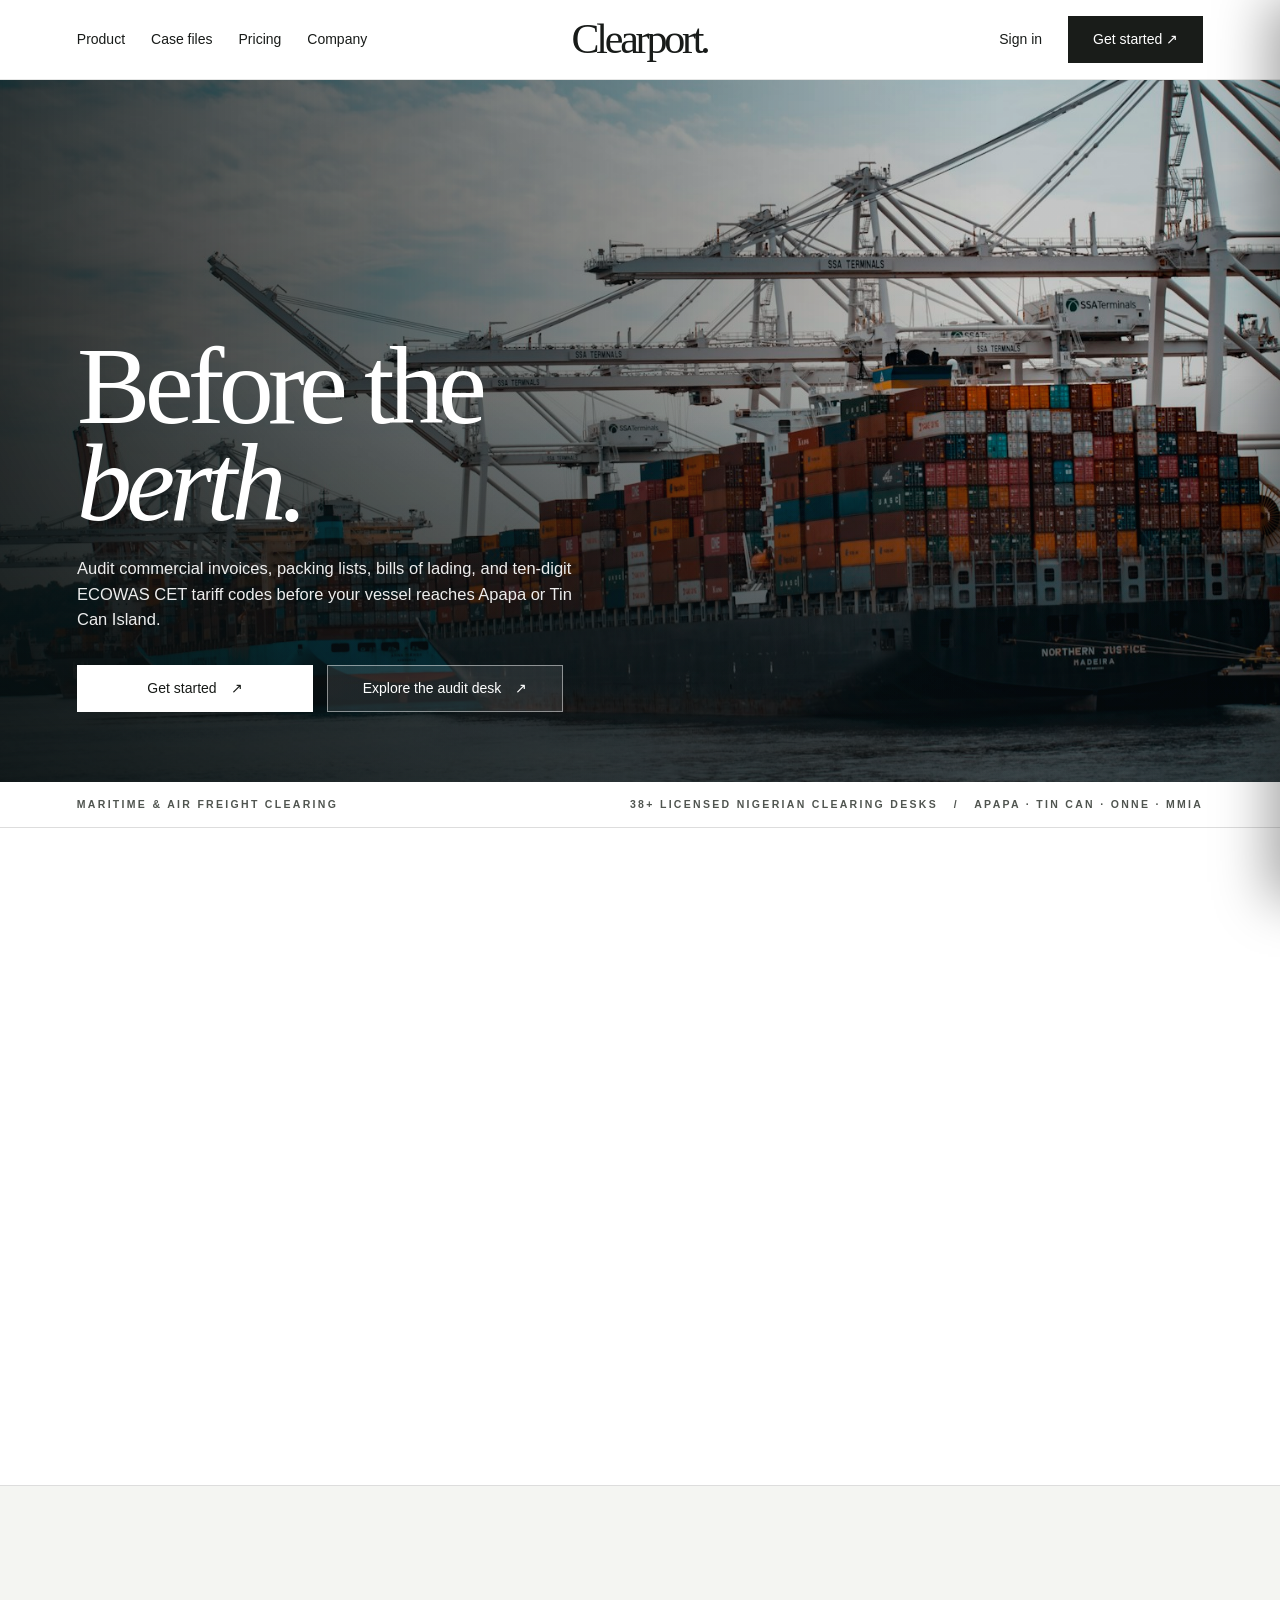
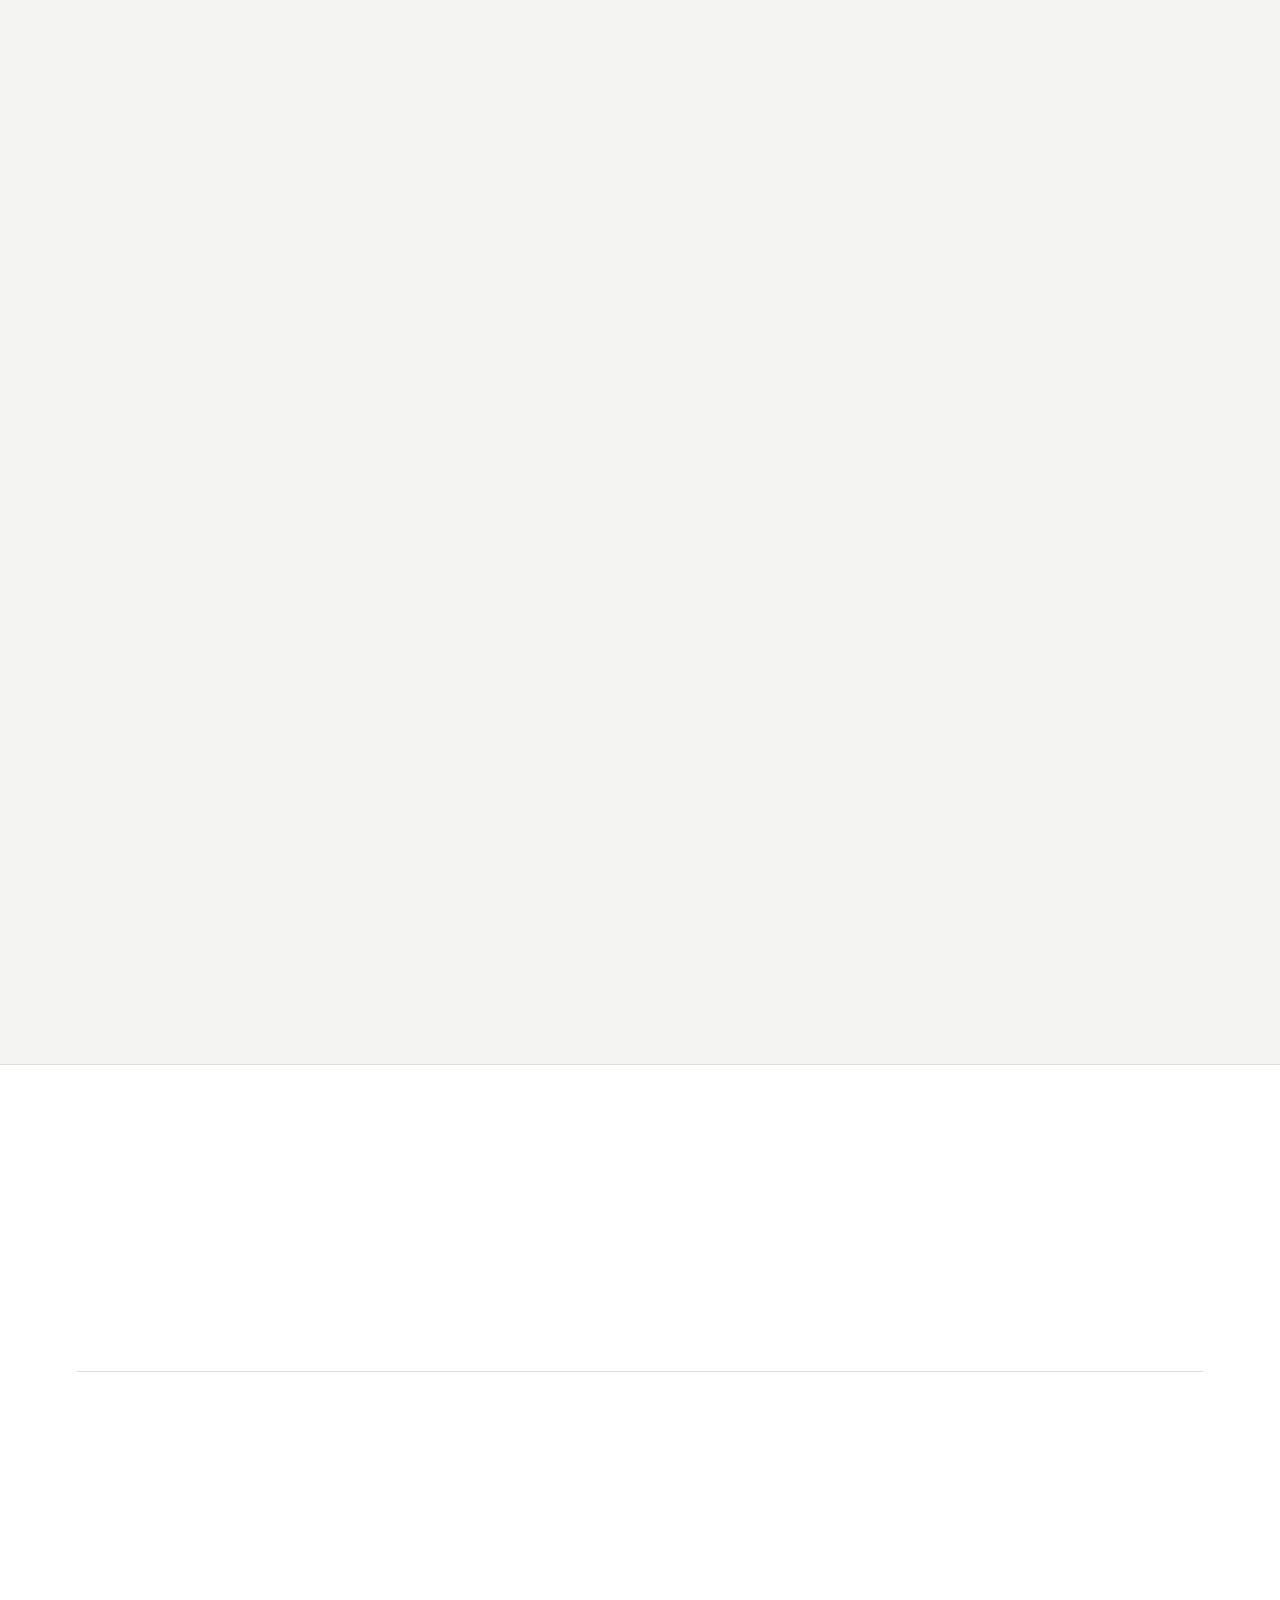
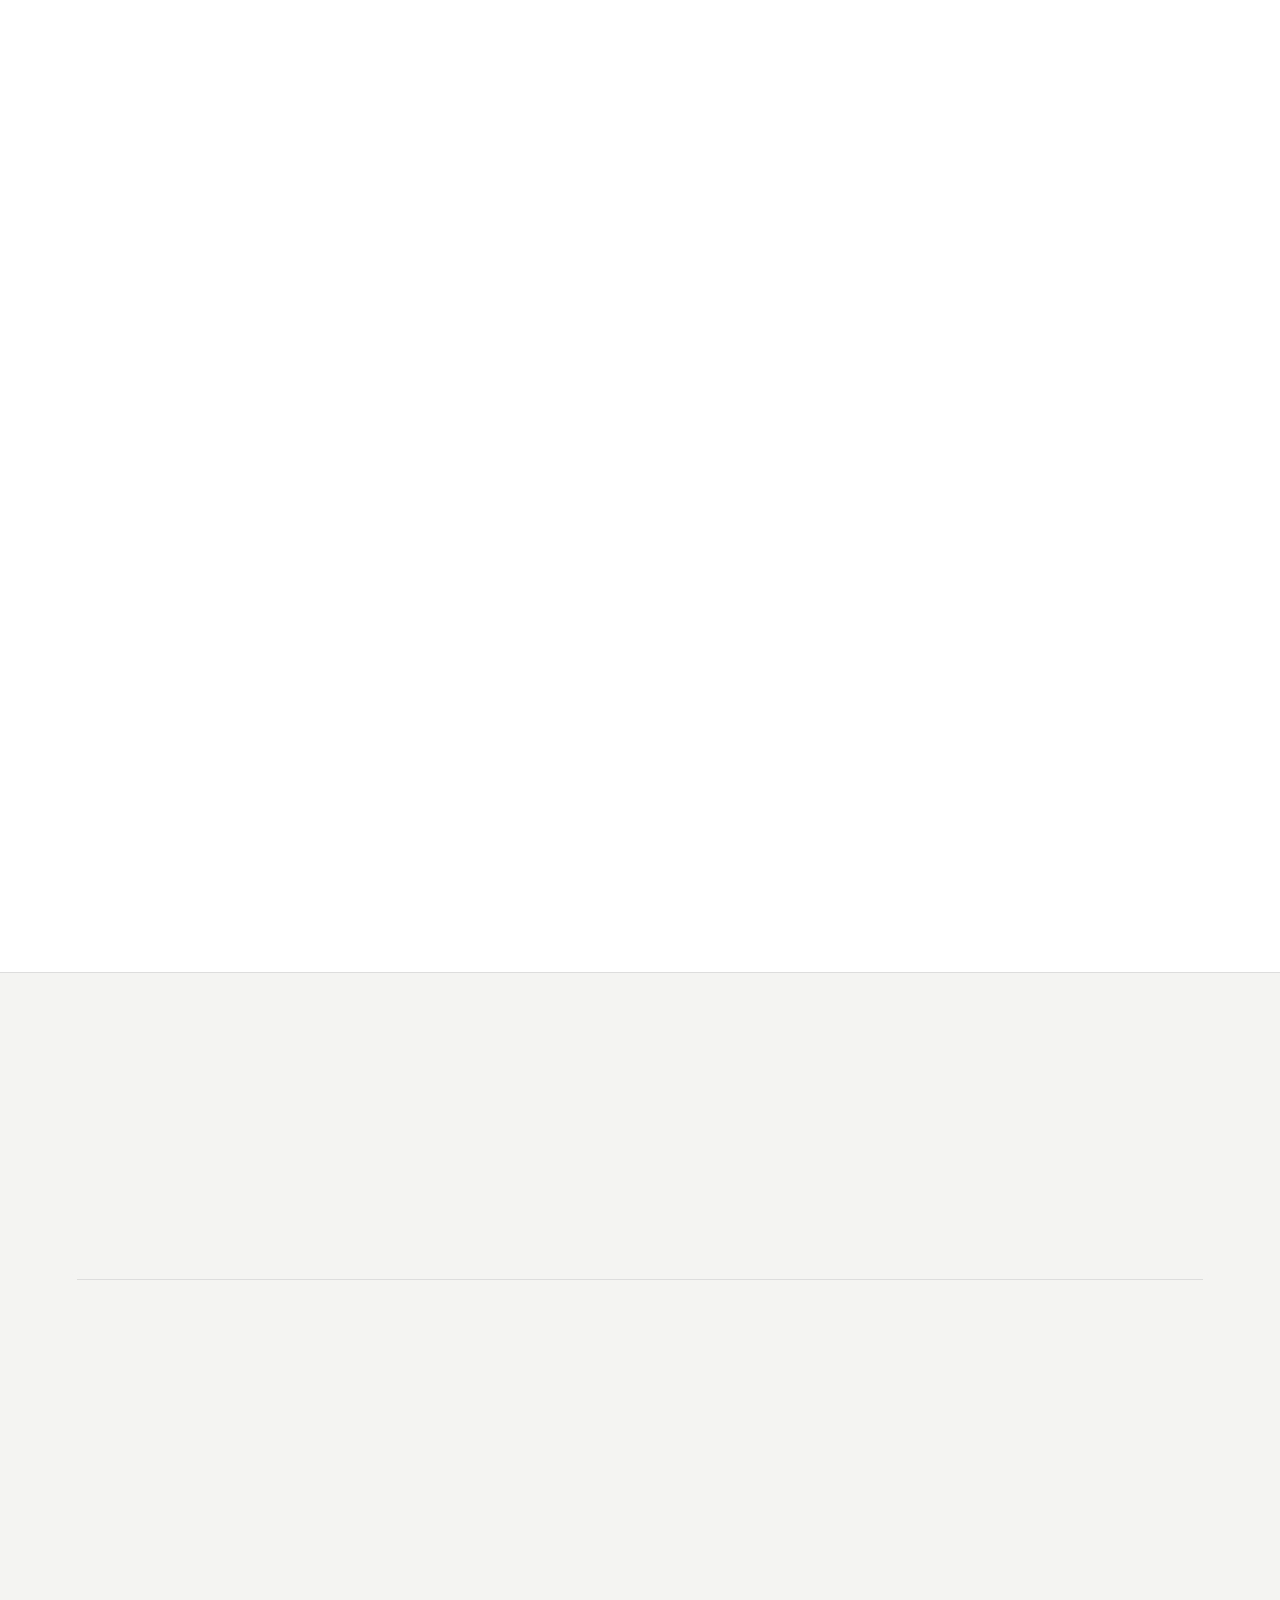
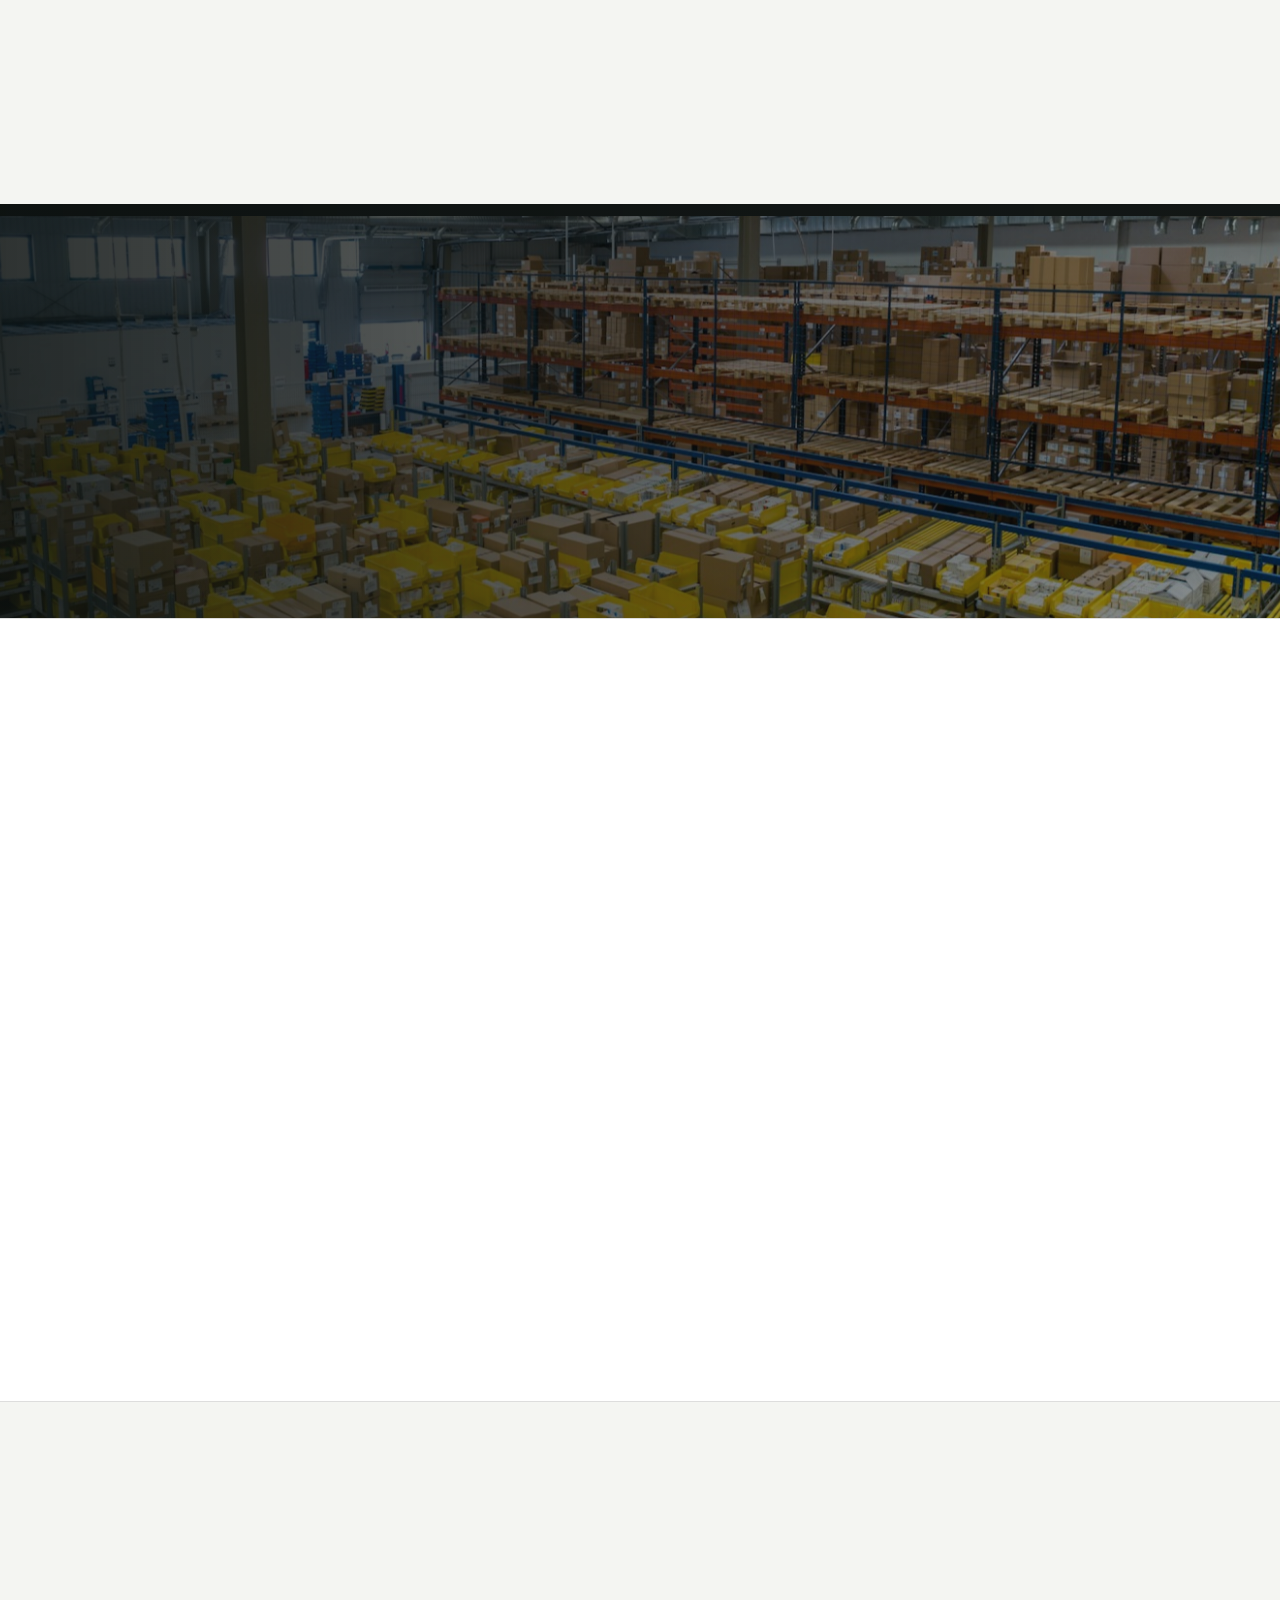
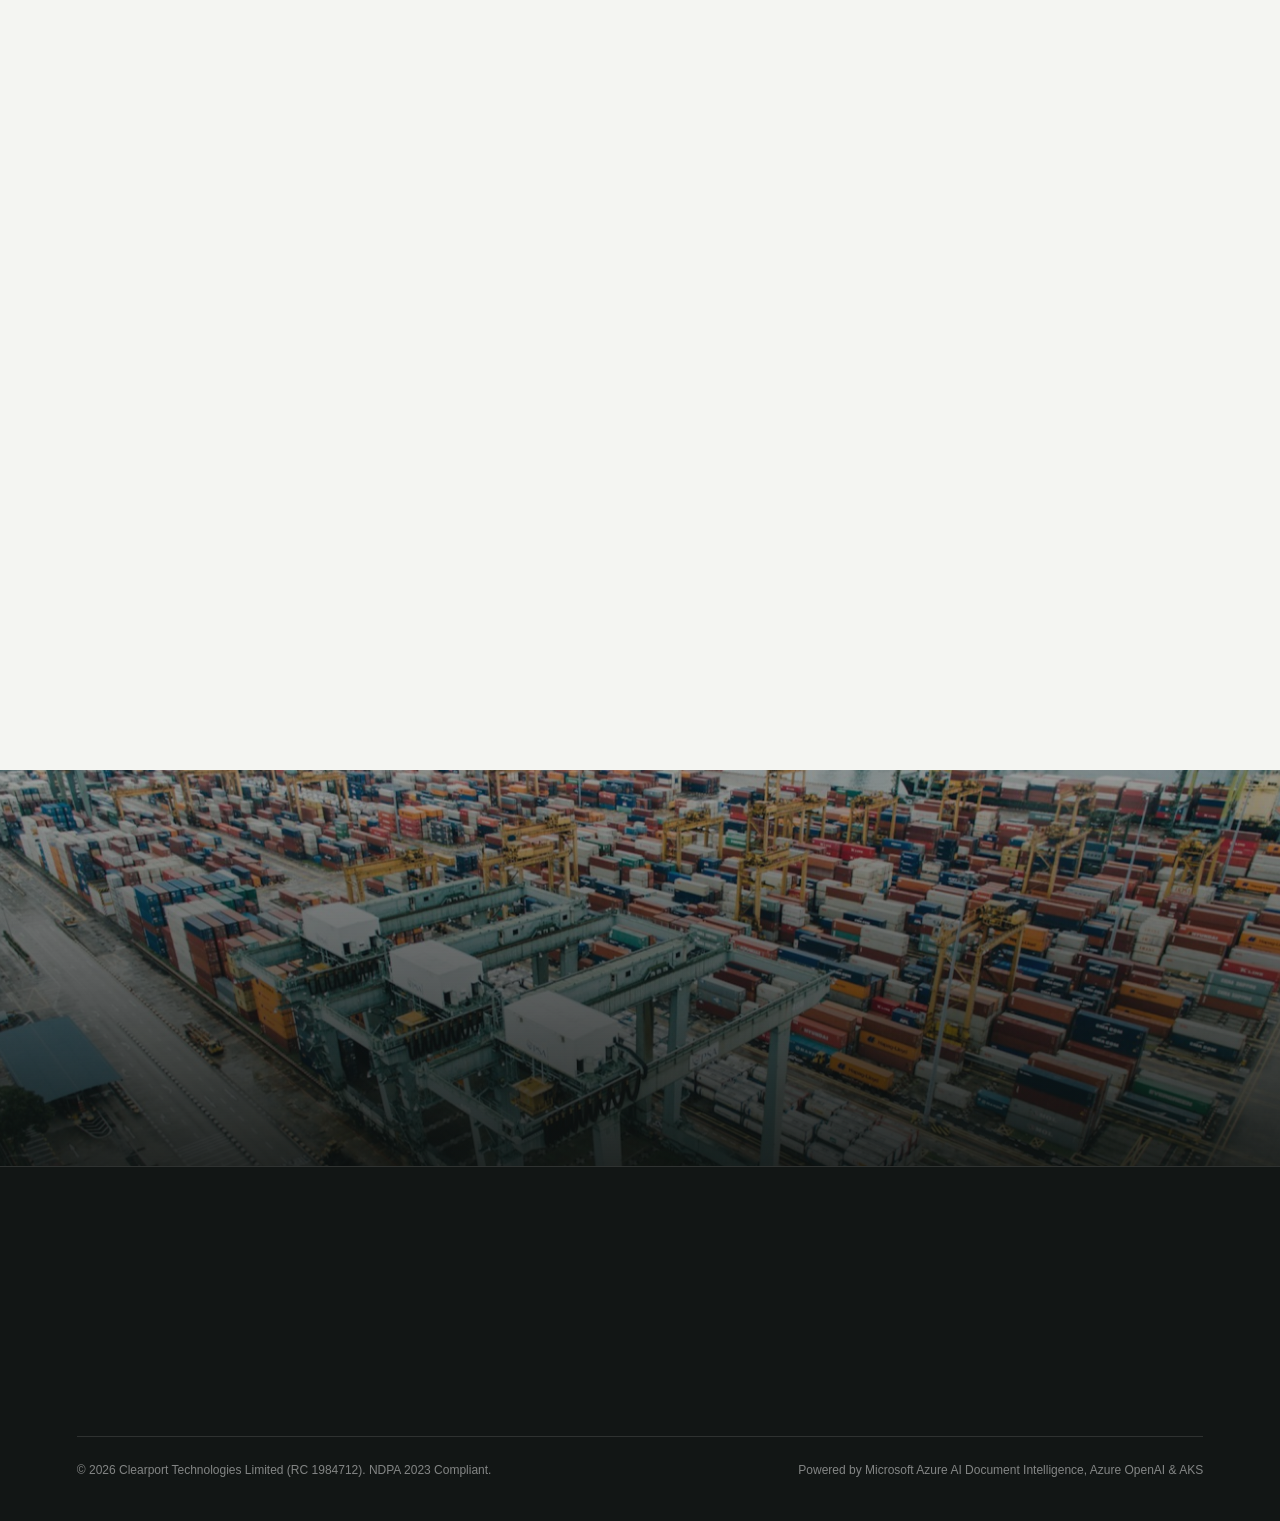
<file: index.html>
<!doctype html>
<html lang="en">
<head>
  <meta charset="utf-8">
  <meta name="viewport" content="width=device-width,initial-scale=1">
  <meta name="theme-color" content="#ffffff">
  <title>Pre-arrival document review &amp; PAAR audit · Clearport</title>
  <link rel="icon" href="data:image/svg+xml,<svg xmlns='http://www.w3.org/2000/svg' viewBox='0 0 64 64'><rect width='64' height='64' fill='%23181b19'/><text x='50%25' y='54%25' dominant-baseline='middle' text-anchor='middle' fill='%23ffffff' font-family='Georgia,serif' font-size='38'>C.</text></svg>">
  <link rel="stylesheet" href="assets/editorial.css?v=8">
</head>
<body>
  <a class="skip" href="#main">Skip to content</a>

  <header id="siteHeader">
    <nav aria-label="Main">
      <a href="index.html#specimen">Product</a>
      <a href="dashboard.html?case=CP-8849">Case files</a>
      <a href="pricing.html">Pricing</a>
      <a href="about.html">Company</a>
    </nav>
    <a class="brand" href="index.html">Clearport<span>.</span></a>
    <nav aria-label="Workspace">
      <a href="login.html">Sign in</a>
      <a class="navcta" href="signup.html">Get started ↗</a>
    </nav>
  </header>

  <main id="main">
    <!-- 1. HERO -->
    <section class="hero">
      <img fetchpriority="high" src="assets/img/hero-ship.jpg" alt="Container ship alongside a line of port cranes">
      <div class="hero-copy">
        <h1>Before the<br><i>berth.</i></h1>
        <p>Audit commercial invoices, packing lists, bills of lading, and ten-digit ECOWAS CET tariff codes before your vessel reaches Apapa or Tin Can Island.</p>
        <div class="actions">
          <a class="button white" href="signup.html">Get started <span>↗</span></a>
          <a class="button ghost-light" href="dashboard.html?case=CP-8849">Explore the audit desk <span>↗</span></a>
        </div>
      </div>
    </section>

    <div class="caption">
      <span>Maritime &amp; air freight clearing</span>
      <span>38+ licensed Nigerian clearing desks &nbsp; / &nbsp; Apapa · Tin Can · Onne · MMIA</span>
    </div>

    <!-- 2. THE PROBLEM SPREAD -->
    <section id="workflow" class="spread">
      <div class="feature-img">
        <img loading="lazy" src="assets/img/apapa-berth.jpg" alt="Aerial view of shipping containers arranged along the quay">
        <div class="img-caption-bar">
          <span>FIG. 01 — QUAYSIDE CONTAINER STACKS</span>
          <span>APAPA &amp; TIN CAN ISLAND CORRIDOR</span>
        </div>
      </div>
      <div class="story">
        <p class="kicker">The problem at the port</p>
        <h2>One shipment.<br><i>Two weights.</i></h2>
        <p>The packing list says 81,200 kg. The bill of lading says 84,600 kg. And Line 01 is declared under a 10% tariff code instead of the 5% cold-rolled steel subheading. At Apapa or Tin Can Island, that single mismatch triggers a 25% Customs Demand Notice and $250+ per day of terminal demurrage.</p>
        <a class="textlink" href="dashboard.html?case=CP-8849">Inspect shipment CP-8849 on the audit desk ↗</a>
      </div>
    </section>

    <!-- 3. INTERACTIVE GRAPHICAL UI SPECIMEN ("HOW IT IS USED") -->
    <section id="specimen" class="editorial-block stone">
      <div class="section-lead">
        <div>
          <p class="kicker">Interactive product specimen</p>
          <h2>Follow the<br><i>paper trail.</i></h2>
        </div>
        <p>Select a pre-arrival consignment and source document below to see how Clearport cross-checks packing list weights, bill of lading manifests, Form M declarations, and ten-digit ECOWAS CET tariff codes in under 45 seconds.</p>
      </div>

      <div class="ui-specimen" aria-label="Interactive pre-arrival document review specimen">
        <div class="ui-specimen-bar">
          <div class="ui-specimen-tabs" role="tablist" aria-label="Sample consignments">
            <button type="button" class="specimen-tab" role="tab" aria-selected="true" data-specimen="CP-8849">CP-8849 · Tin Can Island (Steel Coils)</button>
            <button type="button" class="specimen-tab" role="tab" aria-selected="false" data-specimen="CP-8841">CP-8841 · Apapa Terminal E (Bottling Line)</button>
            <button type="button" class="specimen-tab" role="tab" aria-selected="false" data-specimen="CP-8854">CP-8854 · MMIA Air Cargo (Pharma Excipients)</button>
          </div>
          <span class="kicker" id="specStatusTag" style="color:#86530c;">Discrepancy flagged · Needs review</span>
        </div>

        <div class="ui-specimen-grid">
          <div class="ui-specimen-pane">
            <p class="kicker" id="specKicker">CP-8849 / Sifax Shipping Company Limited (RC 470456)</p>
            <h3 id="specTitle" style="font:400 clamp(26px,2.8vw,38px)/1.08 Georgia,serif;letter-spacing:-.035em;margin:10px 0 8px;">Cold-rolled non-alloy steel coils (1.2mm)</h3>
            <p class="meta" id="specMeta">Form M: MF20260051904 · B/L: MSCU77291038 · Discharge: Tin Can Island TICT · CIF: $212,000</p>

            <div class="doc-compare-grid">
              <div>
                <small>Packing list gross weight</small>
                <strong id="specPacking">81,200 kg</strong>
              </div>
              <div>
                <small>Bill of lading gross weight</small>
                <strong id="specBill">84,600 kg</strong>
              </div>
              <div>
                <small>Declared HS code</small>
                <strong id="specDeclaredHs" style="font-size:21px;">7209.25.00.00 · 10%</strong>
              </div>
              <div>
                <small>Reviewed ECOWAS CET code</small>
                <strong id="specVerifiedHs" style="font-size:21px;">7209.17.00.00 · 5%</strong>
              </div>
            </div>

            <!-- Interactive Source Document Switcher -->
            <div class="documents" aria-label="Inspect a source document">
              <button type="button" data-source="invoice" aria-pressed="true">Invoice &amp; Form M</button>
              <button type="button" data-source="packing" aria-pressed="false">Packing list</button>
              <button type="button" data-source="bill" aria-pressed="false">Bill of lading</button>
            </div>
            <div class="source-window" aria-live="polite">
              <p class="kicker" id="source-ref">MF20260051904 · Commercial invoice line 01</p>
              <strong id="source-value">Cold-rolled steel coils · HS 7209.25.00.00</strong>
              <p id="source-desc">Declared at 10% duty ($212,000 CIF). Mill certificate MTC-4491 confirms 1.2mm gauge qualifying for 7209.17.00.00 (5% duty).</p>
            </div>
          </div>

          <div class="ui-specimen-pane">
            <p class="kicker">AI audit finding &amp; duty exposure</p>
            <h3 id="specFindingHead" style="font:400 28px/1.15 Georgia,serif;margin:14px 0 12px;">3,400 kg to reconcile + 5% CET tariff reduction</h3>
            <p id="specFindingBody" style="color:#505550;font-size:14.5px;line-height:1.68;margin-bottom:20px;">
              Bill of lading gross weight (84,600 kg) exceeds the commercial invoice packing list (81,200 kg). In addition, Mill Test Certificate #MTC-4491 confirms 1.2mm thickness, qualifying for 5% duty under ECOWAS CET 7209.17.00.00 instead of 10%.
            </p>

            <table class="ledger-table" aria-label="Line item audit breakdown" style="margin-bottom:22px;">
              <thead>
                <tr>
                  <th>Line</th>
                  <th>Commercial invoice entry</th>
                  <th>Audit action</th>
                  <th>Status</th>
                </tr>
              </thead>
              <tbody id="specLines">
                <tr>
                  <td>01</td>
                  <td>Cold-rolled steel coils, width 1,250mm, 1.2mm</td>
                  <td>Reclassify 7209.25 → 7209.17 (5%)</td>
                  <td class="flag">Amend</td>
                </tr>
                <tr>
                  <td>02</td>
                  <td>Galvanized slit steel strips in bundles (420mm)</td>
                  <td>7212.30.00.00 · Mill cert matched</td>
                  <td>Matched</td>
                </tr>
              </tbody>
            </table>

            <div style="border-top:1px solid #ddd;border-bottom:1px solid #ddd;padding:16px 0;margin-bottom:22px;display:flex;justify-content:space-between;gap:16px;flex-wrap:wrap;">
              <div>
                <span class="meta">Estimated duty &amp; demurrage exposure</span>
                <strong id="specSaved" style="font:400 26px/1.15 Georgia,serif;display:block;margin-top:4px;">$11,100.00 (₦17.1M)</strong>
              </div>
              <div>
                <span class="meta">Audit time</span>
                <strong id="specTime" style="font:400 26px/1.15 Georgia,serif;display:block;margin-top:4px;">41.2 seconds</strong>
              </div>
            </div>

            <div class="actions">
              <button type="button" id="specResolveBtn">Mark reviewed ✓</button>
              <a class="button outline" id="specDeskLink" href="dashboard.html?case=CP-8849">Open audit sheet in desk ↗</a>
            </div>
          </div>
        </div>
      </div>
    </section>

    <!-- 4. HOW IT SOLVES IT (THE TECHNOLOGY PIPELINE) -->
    <section id="technology" class="editorial-block">
      <div class="section-lead">
        <div>
          <p class="kicker">Pre-arrival clearance</p>
          <h2>From file<br>to <i>filing.</i></h2>
        </div>
        <p>Clearport completes pre-arrival cargo document audits in under 45 seconds so clearing officers can resolve weight, tariff, and permit discrepancies before the vessel berths.</p>
      </div>

      <div class="tri-grid">
        <div class="tri-col">
          <div class="tri-col-head">
            <span class="step-num">01.</span>
            <p class="kicker">Ingest</p>
          </div>
          <h3>Attach source PDFs</h3>
          <p>Attach the commercial invoice, packing list, bill of lading, and Form M PDFs to one shipment file on your clearing desk.</p>
        </div>
        <div class="tri-col">
          <div class="tri-col-head">
            <span class="step-num">02.</span>
            <p class="kicker">Audit</p>
          </div>
          <h3>Azure AI &amp; CET check</h3>
          <p>Azure AI Document Intelligence extracts line entries while Azure OpenAI on AKS cross-checks gross weights, FOB/CIF values, and 5,842 ten-digit ECOWAS CET tariff codes.</p>
        </div>
        <div class="tri-col">
          <div class="tri-col-head">
            <span class="step-num">03.</span>
            <p class="kicker">Resolve</p>
          </div>
          <h3>Export PAAR audit sheet</h3>
          <p>Review SONCAP or NAFDAC permit findings before berthing, record your decision, and export a PAAR &amp; Cargo Audit Sheet for NICIS II or B’Odogwu filing.</p>
        </div>
      </div>
    </section>

    <!-- 5. ARCHITECTURAL 12-COLUMN BENTO EDITORIAL GALLERY -->
    <section class="bento-gallery" aria-label="Port and bonded terminal operations">
      <div class="bento-grid">
        <!-- Row 1, Left (Span 7) -->
        <article class="bento-card bento-span-7">
          <img loading="lazy" src="assets/img/air-freight.jpg" alt="Container ship underway approaching port">
          <div class="bento-top-meta">
            <span>Deep-Sea Vessel Approach</span>
            <span>72 HRS BEFORE BERTH</span>
          </div>
          <div class="bento-bottom-copy">
            <h3>Pre-arrival manifest &amp; bill of lading window.</h3>
            <p>Audit master bills of lading, commercial invoices, and Form M declarations while the vessel is still underway in the Gulf of Guinea.</p>
          </div>
        </article>

        <!-- Row 1, Right (Span 5) -->
        <article class="bento-card bento-span-5">
          <img loading="lazy" src="assets/img/footer-harbor.jpg" alt="Shipping containers on port transfer chassis">
          <div class="bento-top-meta">
            <span>Quayside Transfer</span>
            <span>APAPA &amp; TIN CAN</span>
          </div>
          <div class="bento-bottom-copy">
            <h3>Gross weight &amp; seal reconciliation.</h3>
            <p>Catch container tare and packing-list weight variances before terminal gate examination.</p>
          </div>
        </article>

        <!-- Row 2, Left (Span 4) -->
        <article class="bento-card bento-span-4">
          <img loading="lazy" src="assets/img/bonded-terminal.jpg" alt="Aerial dusk view of bonded freight terminal">
          <div class="bento-top-meta">
            <span>Bonded Depot</span>
            <span>IJORA · ONNE · MMIA</span>
          </div>
          <div class="bento-bottom-copy">
            <h3>Off-dock &amp; air cargo release.</h3>
            <p>SONCAP, NAFDAC, and CRIA certificate verification before bonded transfer.</p>
          </div>
        </article>

        <!-- Row 2, Middle (Span 5) -->
        <article class="bento-card bento-span-5">
          <img loading="lazy" src="assets/img/cargo-containers.jpg" alt="Inside a large bonded cargo warehouse with palletized consignments">
          <div class="bento-top-meta">
            <span>Consignment Bay</span>
            <span>MULTI-LINE INVOICE OCR</span>
          </div>
          <div class="bento-bottom-copy">
            <h3>Palletized &amp; industrial machinery lines.</h3>
            <p>Reconciles up to 250 commercial invoice lines against ten-digit ECOWAS CET headings.</p>
          </div>
        </article>

        <!-- Row 2, Right (Span 3 Architectural Spec Card) -->
        <aside class="bento-card bento-span-3 bento-stat-card">
          <div>
            <p class="kicker">ECOWAS CET</p>
            <strong class="bento-stat-num">5,842</strong>
            <p>Ten-digit Common External Tariff subheadings, levy bands, and 0% VAT schedules cross-checked in under 45 seconds.</p>
          </div>
          <a class="textlink" href="dashboard.html?case=CP-8849">Open live audit desk ↗</a>
        </aside>
      </div>
    </section>

    <!-- 6. VERIFIABLE SOCIAL PROOF (REAL NIGERIAN COMPANIES + CAC / RC NUMBERS) -->
    <section id="customers" class="editorial-block stone">
      <div class="section-lead">
        <div>
          <p class="kicker">In use</p>
          <h2>Across the<br><i>clearing desks.</i></h2>
        </div>
        <p>38+ licensed clearing agencies and maritime logistics operators use Clearport across Apapa, Tin Can Island, Onne, and MMIA Lagos.</p>
      </div>

      <div class="rc-ledger" role="region" aria-label="Verified Nigerian maritime and logistics enterprises">
        <div class="rc-row">
          <div>
            <strong>GMT Nigeria Limited</strong>
            <span class="meta">42 Burma Road, Apapa &amp; Tin Can Island, Lagos</span>
          </div>
          <div>
            <a class="rc-code" href="https://b2bhint.com/en/company/ng/gmt-nigeria-limited--RC-333700" target="_blank" rel="noopener noreferrer">CAC RC 333700 ↗</a>
            <span class="meta">Verified corporate record</span>
          </div>
          <div>
            <span>Apapa &amp; Tin Can Island</span>
            <span class="meta">Industrial machinery &amp; FMCG inputs</span>
          </div>
          <div>
            <strong>99.4% first-pass PAAR accuracy</strong>
            <span class="meta">Audits 80+ multi-line commercial invoices weekly</span>
          </div>
        </div>

        <div class="rc-row">
          <div>
            <strong>Sifax Shipping Company Limited</strong>
            <span class="meta">54 Warehouse Road, Apapa, Lagos</span>
          </div>
          <div>
            <a class="rc-code" href="https://b2bhint.com/en/company/ng/sifax-shipping-company-limited--RC-470456" target="_blank" rel="noopener noreferrer">CAC RC 470456 ↗</a>
            <span class="meta">Verified corporate record</span>
          </div>
          <div>
            <span>Tin Can Island &amp; Ijora</span>
            <span class="meta">Container terminal &amp; bonded brokerage</span>
          </div>
          <div>
            <strong>6,800+ TEUs cleared query-free</strong>
            <span class="meta">Automated B/L vs. packing list weight verification</span>
          </div>
        </div>

        <div class="rc-row">
          <div>
            <strong>Fortune Global Shipping &amp; Logistics Ltd</strong>
            <span class="meta">15 Fatai Irawo Street, Ajao Estate, Lagos</span>
          </div>
          <div>
            <a class="rc-code" href="https://b2bhint.com/en/company/ng/fortune-global-shipping-and-logistics-limited--RC-662247" target="_blank" rel="noopener noreferrer">CAC RC 662247 ↗</a>
            <span class="meta">Verified corporate record</span>
          </div>
          <div>
            <span>Lagos &amp; Onne Port</span>
            <span class="meta">Marine project cargo &amp; energy logistics</span>
          </div>
          <div>
            <strong>$142M+ CIF project cargo audited</strong>
            <span class="meta">ECOWAS CET Chapters 84–89 tariff verification</span>
          </div>
        </div>

        <div class="rc-row">
          <div>
            <strong>Red Star Express Plc</strong>
            <span class="meta">70 International Airport Road, MMIA Lagos</span>
          </div>
          <div>
            <a class="rc-code" href="https://redstarplc.com/wp-content/uploads/2025/09/2025-Red-Star-Annual-Report-.pdf" target="_blank" rel="noopener noreferrer">CAC RC 200303 ↗</a>
            <span class="meta">Verified corporate record</span>
          </div>
          <div>
            <span>MMIA Air Cargo Lagos</span>
            <span class="meta">High-priority air freight &amp; pharma logistics</span>
          </div>
          <div>
            <strong>4.6× faster air waybill release</strong>
            <span class="meta">NAFDAC &amp; statutory 0% VAT exemption screening</span>
          </div>
        </div>
      </div>
    </section>

    <!-- 7. STILETTO MID-PAGE EDITORIAL IMAGE BANNER -->
    <section class="editorial-banner" aria-label="Bonded warehouse and multi-line cargo audit">
      <img loading="lazy" src="assets/img/cargo-containers.jpg" alt="Inside a large bonded cargo warehouse with palletized consignments">
      <div class="editorial-banner-inner">
        <div>
          <p class="kicker">Multi-line commercial invoices</p>
          <h2>250 lines.<br><i>One audit sheet.</i></h2>
        </div>
        <div>
          <p>Whether you are clearing a single twenty-foot container of cold-rolled steel or a 180-line pharmaceutical and industrial spare-parts consignment, Clearport reconciles every line against the ECOWAS Common External Tariff before filing.</p>
          <a class="button white" href="pricing.html">Compare desk plans &amp; ROI ↗</a>
        </div>
      </div>
    </section>

    <!-- 8. TRANSPARENT USD PRICING PREVIEW -->
    <section id="pricing" class="editorial-block">
      <div class="section-lead">
        <div>
          <p class="kicker">Pricing</p>
          <h2>Plans for<br><i>the desk.</i></h2>
        </div>
        <p>Monthly pricing in US dollars. Each tier includes cargo document reconciliation, ten-digit ECOWAS CET tariff review, and downloadable PAAR audit sheets.</p>
      </div>

      <div class="plan">
        <div>
          <p class="kicker">Individual desk</p>
          <h2>Broker</h2>
        </div>
        <p class="meta" style="margin:0;">50 consignments per month · 1 seat · Ten-digit ECOWAS CET HS-code checks, packing list vs. bill of lading weight reconciliation, and PAAR audit sheets.</p>
        <strong>$149 <small>/ month</small></strong>
        <a class="button" href="signup.html?plan=broker">Open a workspace ↗</a>
      </div>

      <div class="plan">
        <div>
          <p class="kicker">Clearing team</p>
          <h2>Commercial</h2>
        </div>
        <p class="meta" style="margin:0;">250 consignments per month · 5 seats · Multi-page invoice OCR, ECOWAS CET classification, SONCAP/NAFDAC permit checks, and audit-sheet export for B’Odogwu filing.</p>
        <strong>$449 <small>/ month</small></strong>
        <a class="button" href="signup.html?plan=commercial">Open a workspace ↗</a>
      </div>

      <div class="plan">
        <div>
          <p class="kicker">Multi-desk operations</p>
          <h2>Enterprise</h2>
        </div>
        <p class="meta" style="margin:0;">1,000 consignments per month · 20 seats · B’Odogwu audit-sheet export, Microsoft Entra ID SSO, Azure Key Vault HSM encryption, and dedicated enterprise provisioning.</p>
        <strong>$1,250 <small>/ month</small></strong>
        <a class="button outline" href="signup.html?plan=enterprise">Open a workspace ↗</a>
      </div>
    </section>

    <!-- 9. FOUNDING LEADERSHIP (CEO & CTO WITH REAL PHOTOS & WORKING SOCIAL LINKS) -->
    <section id="leadership" class="editorial-block stone">
      <div class="section-lead">
        <div>
          <p class="kicker">Leadership</p>
          <h2>The clearing<br><i>desk team.</i></h2>
        </div>
        <p>Founded in Apapa and Victoria Island, Lagos, our team combines deep ECOWAS customs brokerage experience with production document AI engineering.</p>
      </div>

      <div class="leaders-grid">
        <article class="leader-card">
          <img loading="lazy" src="assets/img/lead-olumide.jpg" alt="Olumide Adebayo, Co-Founder and Chief Executive Officer of Clearport">
          <p class="kicker">Co-Founder &amp; CEO</p>
          <h3>Olumide Adebayo</h3>
          <p>11 years leading maritime trade documentation and customs clearance operations across Apapa and Tin Can Island terminals.</p>
          <div class="leader-links">
            <a href="https://www.linkedin.com/in/olumide-adebayo" target="_blank" rel="noopener noreferrer">LinkedIn ↗</a>
            <a href="https://x.com/olumide_clearport" target="_blank" rel="noopener noreferrer">X ↗</a>
            <a href="mailto:olumide@clearport.ai">Email</a>
          </div>
        </article>

        <article class="leader-card">
          <img loading="lazy" src="assets/img/cto-portrait.jpg" alt="Zainab Danjuma, Co-Founder and Chief Technology Officer of Clearport">
          <p class="kicker">Co-Founder &amp; CTO</p>
          <h3>Zainab Danjuma</h3>
          <p>Principal Document AI and distributed systems architect. Built OCR and tariff classification pipelines on Azure AI Document Intelligence and AKS.</p>
          <div class="leader-links">
            <a href="https://www.linkedin.com/in/zainab-danjuma" target="_blank" rel="noopener noreferrer">LinkedIn ↗</a>
            <a href="https://github.com/zainabdanjuma" target="_blank" rel="noopener noreferrer">GitHub ↗</a>
            <a href="mailto:zainab@clearport.ai">Email</a>
          </div>
        </article>

        <article class="leader-card">
          <img loading="lazy" src="assets/img/lead-ifeanyi.jpg" alt="Ifeanyi Nwachukwu, Head of Tariff and PAAR Compliance at Clearport">
          <p class="kicker">Head of Tariff &amp; PAAR</p>
          <h3>Ifeanyi Nwachukwu</h3>
          <p>WCO Harmonized System auditor and CRFFN-licensed compliance specialist overseeing Clearport’s 5,842 ECOWAS CET ten-digit tariff rules, SONCAP, and NAFDAC schedules.</p>
          <div class="leader-links">
            <a href="https://www.linkedin.com/in/ifeanyi-nwachukwu" target="_blank" rel="noopener noreferrer">LinkedIn ↗</a>
            <a href="mailto:ifeanyi@clearport.ai">Email</a>
          </div>
        </article>
      </div>
    </section>

    <!-- 10. STILETTO FOOTER EDITORIAL IMAGE OVERLAY BANNER -->
    <section class="footer-hero-banner" aria-label="Get started with Clearport">
      <img loading="lazy" src="assets/img/apapa-berth.jpg" alt="Container terminal quayside at Apapa">
      <div class="footer-hero-content">
        <div>
          <p class="kicker">For clearing teams &amp; importers</p>
          <h2>Bring your paperwork<br>into <i>one workspace.</i></h2>
          <p>Provision a private desk for your clearing agency or inspect our annotated pre-arrival case files.</p>
        </div>
        <div class="actions">
          <a class="button white" href="signup.html">Create workspace ↗</a>
          <a class="button ghost-light" href="dashboard.html?case=CP-8849">Explore case files ↗</a>
        </div>
      </div>
    </section>
  </main>

  <!-- 11. COMPLETE REGULATORY FOOTER -->
  <footer>
    <div class="footer-top">
      <div>
        <a class="brand" href="index.html">Clearport<span>.</span></a>
        <p class="footer-meta">
          <strong>Clearport Technologies Limited (CAC RC 1984712)</strong><br>
          Built in Nigeria · Expanding across Africa &amp; Europe.<br>
          24 Creek Road, Apapa Maritime District, Lagos<br>
          Plot 14, Adeola Odeku Street, Victoria Island, Lagos, Nigeria
        </p>
      </div>
      <div>
        <p class="footer-col-title">Workspace</p>
        <div class="footer-links">
          <a href="index.html#specimen">Interactive specimen</a>
          <a href="dashboard.html?case=CP-8849">Public case files</a>
          <a href="signup.html">Create a desk</a>
          <a href="login.html">Sign in</a>
        </div>
      </div>
      <div>
        <p class="footer-col-title">Company &amp; Trust</p>
        <div class="footer-links">
          <a href="pricing.html">Commercial pricing ($)</a>
          <a href="about.html">About &amp; leadership</a>
          <a href="security.html">Azure cloud &amp; security</a>
          <a href="legal.html">Privacy &amp; terms (NDPA)</a>
        </div>
      </div>
      <div>
        <p class="footer-col-title">Clearing Desk Contact</p>
        <div class="footer-links">
          <a href="tel:+23417008420">+234 1 700 8420</a>
          <a href="mailto:desk@clearport.ai">desk@clearport.ai</a>
          <a href="https://www.linkedin.com/company/clearport-ai" target="_blank" rel="noopener noreferrer">LinkedIn ↗</a>
          <a href="https://www.facebook.com/clearportai" target="_blank" rel="noopener noreferrer">Facebook ↗</a>
        </div>
      </div>
    </div>
    <div class="footer-bottom">
      <span>© 2026 Clearport Technologies Limited (RC 1984712). NDPA 2023 Compliant.</span>
      <span>Powered by Microsoft Azure AI Document Intelligence, Azure OpenAI &amp; AKS</span>
    </div>
  </footer>

  <script>
    (function () {
      const header = document.getElementById('siteHeader');
      if (header) {
        window.addEventListener('scroll', function () {
          header.classList.toggle('is-scrolled', window.scrollY > 16);
        }, { passive: true });
      }

      const specimens = {
        'CP-8849': {
          status: 'Discrepancy flagged · Needs review',
          kicker: 'CP-8849 / Sifax Shipping Company Limited (RC 470456)',
          title: 'Cold-rolled non-alloy steel coils (1.2mm)',
          meta: 'Form M: MF20260051904 · B/L: MSCU77291038 · Discharge: Tin Can Island TICT · CIF: $212,000',
          packing: '81,200 kg',
          bill: '84,600 kg',
          declaredHs: '7209.25.00.00 · 10%',
          verifiedHs: '7209.17.00.00 · 5%',
          findingHead: '3,400 kg to reconcile + 5% CET tariff reduction',
          findingBody: 'Bill of lading gross weight (84,600 kg) exceeds the commercial invoice packing list (81,200 kg). In addition, Mill Test Certificate #MTC-4491 confirms 1.2mm thickness, qualifying for 5% duty under ECOWAS CET 7209.17.00.00 instead of 10%.',
          saved: '$11,100.00 (₦17.1M)',
          time: '41.2 seconds',
          sources: {
            invoice: ['MF20260051904 · Commercial invoice line 01', 'Cold-rolled steel coils · HS 7209.25.00.00', 'Declared at 10% duty ($212,000 CIF). Mill certificate MTC-4491 confirms 1.2mm gauge qualifying for 7209.17.00.00 (5% duty).'],
            packing: ['Packing list · Gross weight', '81,200 kg', 'Declared package weight across 6 steel coil bundles on supplier packing list.'],
            bill: ['MSCU77291038 · Bill of lading gross', '84,600 kg', 'Carrier master bill of lading entry exceeds the packing list by 3,400 kg.']
          },
          lines: [
            ['01', 'Cold-rolled steel coils, width 1,250mm, 1.2mm', 'Reclassify 7209.25 → 7209.17 (5%)', 'Amend', true],
            ['02', 'Galvanized slit steel strips in bundles (420mm)', '7212.30.00.00 · Mill cert matched', 'Matched', false]
          ]
        },
        'CP-8841': {
          status: 'HS tariff mismatch · Needs review',
          kicker: 'CP-8841 / GMT Nigeria Limited (RC 333700)',
          title: 'Rotary PET bottle filling & capping machinery',
          meta: 'Form M: MF20260049182 · B/L: MAEU94810244 · Discharge: Apapa Terminal E · CIF: $148,500',
          packing: '14,280 kg',
          bill: '14,280 kg',
          declaredHs: '8479.89.00.00 · 20%',
          verifiedHs: '8422.30.00.00 · 5%',
          findingHead: 'Line 01 over-tariffed at 20% instead of 5% CET machinery rate',
          findingBody: 'Gross weights match (14,280 kg), but commercial invoice Line 01 was drafted under general mechanical appliances (8479.89 at 20% duty) instead of industrial bottle filling & closing machinery (8422.30 at 5% duty).',
          saved: '$22,775.00 (₦35.1M)',
          time: '38.4 seconds',
          sources: {
            invoice: ['MF20260049182 · Commercial invoice line 01', 'Rotary PET bottle filling unit · HS 8479.89.00.00', 'Drafted under 20% general machinery heading instead of ECOWAS CET 8422.30.00.00 (5% packaging machinery).'],
            packing: ['Packing list · Gross weight', '14,280 kg', 'Crated machinery net and gross weights match across all 4 wooden cases.'],
            bill: ['MAEU94810244 · Bill of lading gross', '14,280 kg', 'Carrier gross weight matches packing list (0 kg variance). SONCAP PC-2026-88219 attached.']
          },
          lines: [
            ['01', 'Automatic rotary PET bottle filling & capping unit', 'Reclassify 8479.89 → 8422.30 (5%)', 'Amend', true],
            ['02', 'Stainless 304 conveying track assembly (18m)', '8428.39.00.00 · SONCAP verified', 'Matched', false]
          ]
        },
        'CP-8854': {
          status: 'Weight & permit check · Needs review',
          kicker: 'CP-8854 / Red Star Express Plc (RC 200303)',
          title: 'Pharmaceutical excipients & blister foil',
          meta: 'Form M: MF20260053011 · AWB: 020-88419204 · Discharge: MMIA Air Cargo Lagos · CIF: $94,200',
          packing: '3,420 kg',
          bill: '3,480 kg',
          declaredHs: '3912.90.00.00 · 5%',
          verifiedHs: '3912.90.00.00 · 5% (0% VAT)',
          findingHead: '60 kg air waybill tare variance + NAFDAC permit check',
          findingBody: 'Master Air Waybill chargeable gross weight (3,480 kg) exceeds the packing list (3,420 kg) by 60 kg due to pallet tare weight. NAFDAC permit NP-2026-4412 verified for pharmaceutical excipient release.',
          saved: '$7,565.00 (₦11.6M)',
          time: '29.6 seconds',
          sources: {
            invoice: ['MF20260053011 · Commercial invoice line 01', 'Microcrystalline Cellulose BP · HS 3912.90.00.00', 'Pharmaceutical excipient verified under NAFDAC Permit #NP-2026-4412.'],
            packing: ['Packing list · Gross weight', '3,420 kg', 'Shipper packing list excludes 60 kg heat-treated euro-pallet tare weight.'],
            bill: ['AWB-020-88419204 · Master air waybill', '3,480 kg', 'Airline weighbridge gross weight includes 60 kg pallet tare. Reconcile before PAAR filing.']
          },
          lines: [
            ['01', 'Microcrystalline Cellulose BP/USP excipient', 'Reconcile 60 kg AWB tare + NAFDAC', 'Amend', true],
            ['02', 'Cold-forming Alu-Alu blister foil rolls', '7607.19.90.00 · CRIA matched', 'Matched', false]
          ]
        }
      };

      let currentId = 'CP-8849';
      let currentSource = 'invoice';
      let resolvedState = {};

      const tabs = document.querySelectorAll('[data-specimen]');
      const sourceBtns = document.querySelectorAll('[data-source]');
      const statusTag = document.getElementById('specStatusTag');
      const kicker = document.getElementById('specKicker');
      const title = document.getElementById('specTitle');
      const meta = document.getElementById('specMeta');
      const packing = document.getElementById('specPacking');
      const bill = document.getElementById('specBill');
      const declaredHs = document.getElementById('specDeclaredHs');
      const verifiedHs = document.getElementById('specVerifiedHs');
      const findingHead = document.getElementById('specFindingHead');
      const findingBody = document.getElementById('specFindingBody');
      const saved = document.getElementById('specSaved');
      const time = document.getElementById('specTime');
      const linesBody = document.getElementById('specLines');
      const resolveBtn = document.getElementById('specResolveBtn');
      const deskLink = document.getElementById('specDeskLink');
      const sourceRef = document.getElementById('source-ref');
      const sourceValue = document.getElementById('source-value');
      const sourceDesc = document.getElementById('source-desc');

      function renderSourceWindow() {
        const s = specimens[currentId];
        if (!s || !s.sources[currentSource]) return;
        const [ref, val, desc] = s.sources[currentSource];
        sourceRef.textContent = ref;
        sourceValue.textContent = val;
        sourceDesc.textContent = desc;
      }

      function renderSpecimen() {
        const s = specimens[currentId];
        if (!s) return;
        const isResolved = !!resolvedState[currentId];
        kicker.textContent = s.kicker;
        title.textContent = s.title;
        meta.textContent = s.meta;
        packing.textContent = isResolved ? s.bill : s.packing;
        bill.textContent = s.bill;
        declaredHs.textContent = isResolved ? s.verifiedHs : s.declaredHs;
        verifiedHs.textContent = s.verifiedHs;
        saved.textContent = s.saved;
        time.textContent = s.time;
        deskLink.href = 'dashboard.html?case=' + currentId;

        if (isResolved) {
          statusTag.textContent = 'Reviewed · Ready for PAAR filing';
          statusTag.style.color = '#181b19';
          findingHead.textContent = 'All document entries reconciled';
          findingBody.textContent = 'Weights and ten-digit ECOWAS CET tariff codes are aligned across Commercial Invoice, Packing List, Bill of Lading, and Form M.';
          resolveBtn.textContent = 'Reopen review';
        } else {
          statusTag.textContent = s.status;
          statusTag.style.color = '#86530c';
          findingHead.textContent = s.findingHead;
          findingBody.textContent = s.findingBody;
          resolveBtn.textContent = 'Mark reviewed ✓';
        }

        linesBody.innerHTML = s.lines.map(function (row) {
          const st = isResolved ? 'Reviewed' : row[3];
          const cls = (!isResolved && row[4]) ? ' class="flag"' : '';
          return '<tr><td>' + row[0] + '</td><td>' + row[1] + '</td><td>' + row[2] + '</td><td' + cls + '>' + st + '</td></tr>';
        }).join('');

        renderSourceWindow();
      }

      tabs.forEach(function (btn) {
        btn.addEventListener('click', function () {
          tabs.forEach(function (b) { b.setAttribute('aria-selected', 'false'); });
          btn.setAttribute('aria-selected', 'true');
          currentId = btn.getAttribute('data-specimen');
          renderSpecimen();
        });
      });

      sourceBtns.forEach(function (btn) {
        btn.addEventListener('click', function () {
          sourceBtns.forEach(function (b) { b.setAttribute('aria-pressed', String(b === btn)); });
          currentSource = btn.getAttribute('data-source');
          renderSourceWindow();
        });
      });

      if (resolveBtn) {
        resolveBtn.addEventListener('click', function () {
          resolvedState[currentId] = !resolvedState[currentId];
          renderSpecimen();
        });
      }
    })();
  </script>
  <script src="assets/motion.js?v=8"></script>
</body>
</html>
</file>
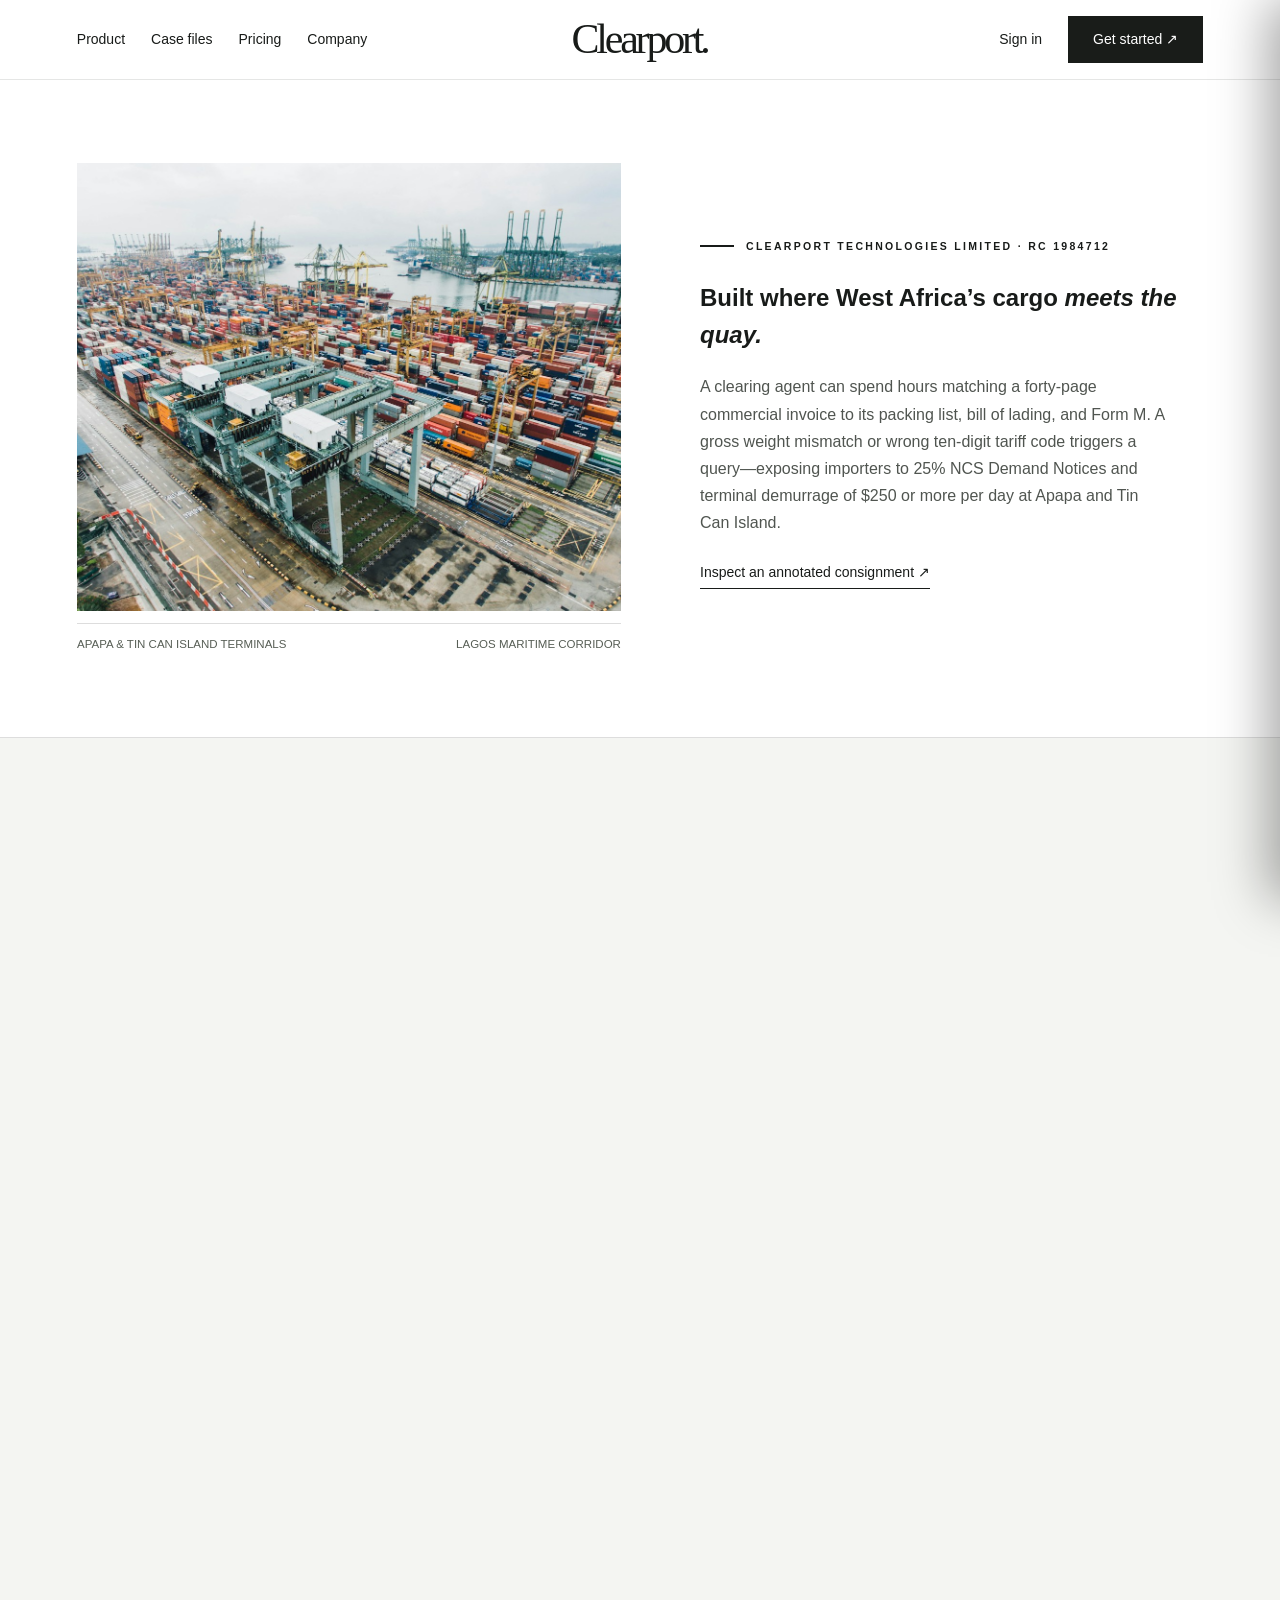
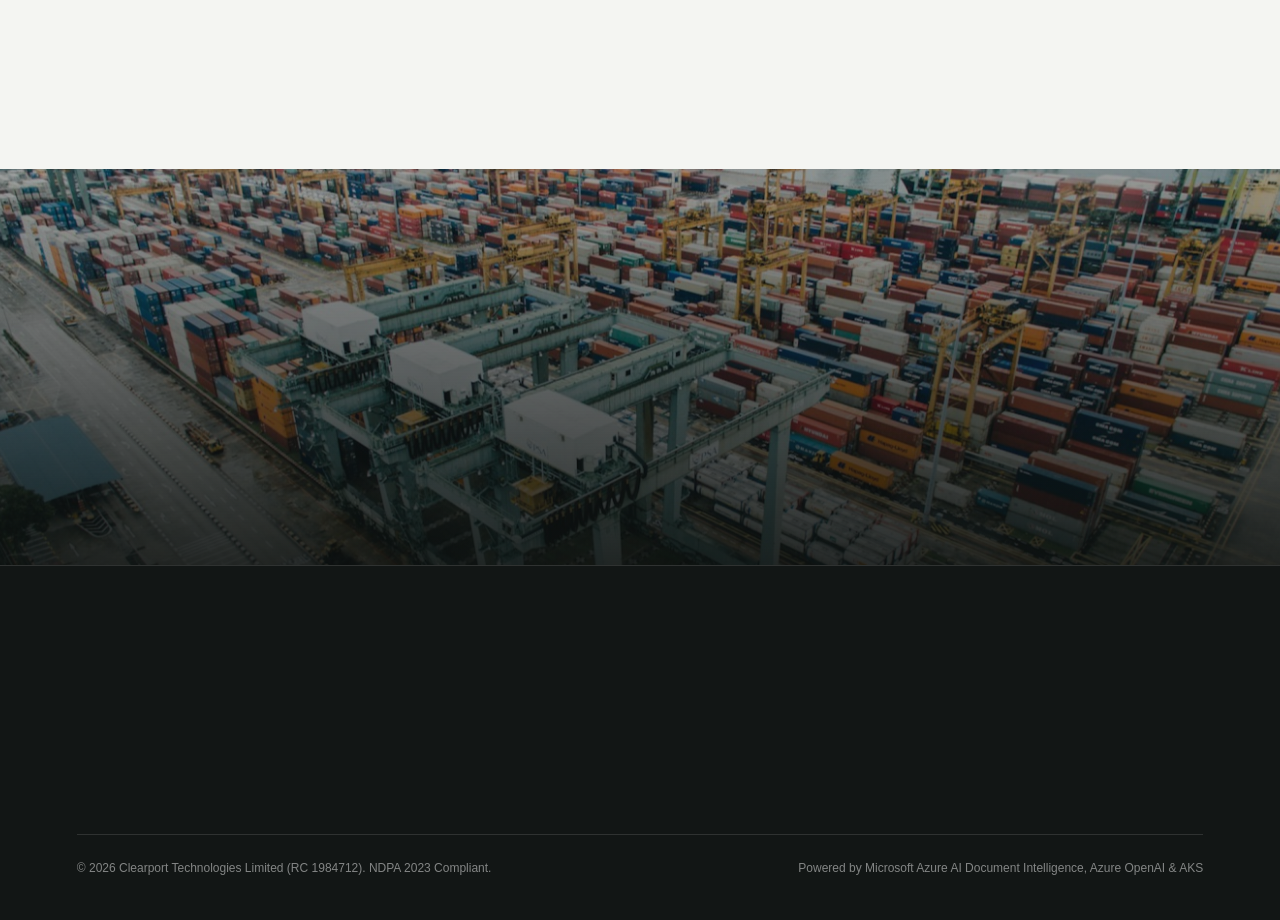
<file: about.html>
<!doctype html>
<html lang="en">
<head>
  <meta charset="utf-8">
  <meta name="viewport" content="width=device-width,initial-scale=1">
  <meta name="theme-color" content="#ffffff">
  <title>Company &amp; leadership · Clearport</title>
  <link rel="icon" href="data:image/svg+xml,<svg xmlns='http://www.w3.org/2000/svg' viewBox='0 0 64 64'><rect width='64' height='64' fill='%23181b19'/><text x='50%25' y='54%25' dominant-baseline='middle' text-anchor='middle' fill='%23ffffff' font-family='Georgia,serif' font-size='38'>C.</text></svg>">
  <link rel="stylesheet" href="assets/editorial.css?v=8">
</head>
<body>
  <a class="skip" href="#main">Skip to content</a>

  <header id="siteHeader">
    <nav aria-label="Main">
      <a href="index.html#specimen">Product</a>
      <a href="dashboard.html?case=CP-8849">Case files</a>
      <a href="pricing.html">Pricing</a>
      <a href="about.html">Company</a>
    </nav>
    <a class="brand" href="index.html">Clearport<span>.</span></a>
    <nav aria-label="Workspace">
      <a href="login.html">Sign in</a>
      <a class="navcta" href="signup.html">Get started ↗</a>
    </nav>
  </header>

  <main id="main">
    <section class="spread">
      <div class="feature-img">
        <img src="assets/img/apapa-berth.jpg" alt="Container berths at Apapa quays in Lagos">
        <div class="img-caption-bar">
          <span>APAPA &amp; TIN CAN ISLAND TERMINALS</span>
          <span>LAGOS MARITIME CORRIDOR</span>
        </div>
      </div>
      <div class="story">
        <p class="kicker">Clearport Technologies Limited · RC 1984712</p>
        <h1>Built where West Africa’s cargo <i>meets the quay.</i></h1>
        <p>A clearing agent can spend hours matching a forty-page commercial invoice to its packing list, bill of lading, and Form M. A gross weight mismatch or wrong ten-digit tariff code triggers a query—exposing importers to 25% NCS Demand Notices and terminal demurrage of $250 or more per day at Apapa and Tin Can Island.</p>
        <a class="textlink" href="dashboard.html?case=CP-8849">Inspect an annotated consignment ↗</a>
      </div>
    </section>

    <section class="editorial-block stone">
      <div class="section-lead">
        <div>
          <p class="kicker">Founding leadership</p>
          <h2>Customs operators &amp;<br><i>document AI</i> engineers.</h2>
        </div>
        <p>Our founding executives combine over a decade of Nigerian maritime customs operations with enterprise document AI architecture on Microsoft Azure.</p>
      </div>

      <div class="leaders-grid">
        <article class="leader-card">
          <img src="assets/img/lead-olumide.jpg" alt="Olumide Adebayo, Co-Founder and Chief Executive Officer of Clearport">
          <p class="kicker">Co-Founder &amp; CEO</p>
          <h3>Olumide Adebayo</h3>
          <p>11 years leading maritime trade documentation and customs clearance operations across Apapa and Tin Can Island terminals for West African industrial importers.</p>
          <div class="leader-links">
            <a href="https://www.linkedin.com/in/olumide-adebayo" target="_blank" rel="noopener noreferrer">LinkedIn ↗</a>
            <a href="https://x.com/olumide_clearport" target="_blank" rel="noopener noreferrer">X ↗</a>
            <a href="mailto:olumide@clearport.ai">Email</a>
          </div>
        </article>

        <article class="leader-card">
          <img src="assets/img/cto-portrait.jpg" alt="Zainab Danjuma, Co-Founder and Chief Technology Officer of Clearport">
          <p class="kicker">Co-Founder &amp; CTO</p>
          <h3>Zainab Danjuma</h3>
          <p>Principal Document AI and distributed systems architect. Built high-throughput OCR and semantic tariff classification pipelines on Azure AI Document Intelligence and AKS.</p>
          <div class="leader-links">
            <a href="https://www.linkedin.com/in/zainab-danjuma" target="_blank" rel="noopener noreferrer">LinkedIn ↗</a>
            <a href="https://github.com/zainabdanjuma" target="_blank" rel="noopener noreferrer">GitHub ↗</a>
            <a href="mailto:zainab@clearport.ai">Email</a>
          </div>
        </article>

        <article class="leader-card">
          <img src="assets/img/lead-ifeanyi.jpg" alt="Ifeanyi Nwachukwu, Head of Tariff and PAAR Compliance at Clearport">
          <p class="kicker">Head of Tariff &amp; PAAR</p>
          <h3>Ifeanyi Nwachukwu</h3>
          <p>WCO Harmonized System auditor and CRFFN-licensed compliance specialist overseeing Clearport’s 5,842 ECOWAS CET ten-digit tariff rules, SONCAP, and NAFDAC schedules.</p>
          <div class="leader-links">
            <a href="https://www.linkedin.com/in/ifeanyi-nwachukwu" target="_blank" rel="noopener noreferrer">LinkedIn ↗</a>
            <a href="mailto:ifeanyi@clearport.ai">Email</a>
          </div>
        </article>
      </div>
    </section>

    <section class="footer-hero-banner" aria-label="Get started with Clearport">
      <img loading="lazy" src="assets/img/apapa-berth.jpg" alt="Container terminal quayside at Apapa">
      <div class="footer-hero-content">
        <div>
          <p class="kicker">For clearing teams &amp; importers</p>
          <h2>Bring your paperwork<br>into <i>one workspace.</i></h2>
          <p>Provision a private desk for your clearing agency or inspect our annotated pre-arrival case files.</p>
        </div>
        <div class="actions">
          <a class="button white" href="signup.html">Create workspace ↗</a>
          <a class="button ghost-light" href="dashboard.html?case=CP-8849">Explore case files ↗</a>
        </div>
      </div>
    </section>
  </main>

  <footer>
    <div class="footer-top">
      <div>
        <a class="brand" href="index.html">Clearport<span>.</span></a>
        <p class="footer-meta">
          <strong>Clearport Technologies Limited (CAC RC 1984712)</strong><br>
          Built in Nigeria · Expanding across Africa &amp; Europe.<br>
          24 Creek Road, Apapa Maritime District, Lagos<br>
          Plot 14, Adeola Odeku Street, Victoria Island, Lagos, Nigeria
        </p>
      </div>
      <div>
        <p class="footer-col-title">Workspace</p>
        <div class="footer-links">
          <a href="index.html#specimen">Interactive specimen</a>
          <a href="dashboard.html?case=CP-8849">Public case files</a>
          <a href="signup.html">Create a desk</a>
          <a href="login.html">Sign in</a>
        </div>
      </div>
      <div>
        <p class="footer-col-title">Company &amp; Trust</p>
        <div class="footer-links">
          <a href="pricing.html">Commercial pricing ($)</a>
          <a href="about.html">About &amp; leadership</a>
          <a href="security.html">Azure cloud &amp; security</a>
          <a href="legal.html">Privacy &amp; terms (NDPA)</a>
        </div>
      </div>
      <div>
        <p class="footer-col-title">Clearing Desk Contact</p>
        <div class="footer-links">
          <a href="tel:+23417008420">+234 1 700 8420</a>
          <a href="mailto:desk@clearport.ai">desk@clearport.ai</a>
          <a href="https://www.linkedin.com/company/clearport-ai" target="_blank" rel="noopener noreferrer">LinkedIn ↗</a>
          <a href="https://www.facebook.com/clearportai" target="_blank" rel="noopener noreferrer">Facebook ↗</a>
        </div>
      </div>
    </div>
    <div class="footer-bottom">
      <span>© 2026 Clearport Technologies Limited (RC 1984712). NDPA 2023 Compliant.</span>
      <span>Powered by Microsoft Azure AI Document Intelligence, Azure OpenAI &amp; AKS</span>
    </div>
  </footer>

  <script>
    (function () {
      const header = document.getElementById('siteHeader');
      if (header) {
        window.addEventListener('scroll', function () {
          header.classList.toggle('is-scrolled', window.scrollY > 16);
        }, { passive: true });
      }
    })();
  </script>
  <script src="assets/motion.js?v=8"></script>
</body>
</html>
</file>
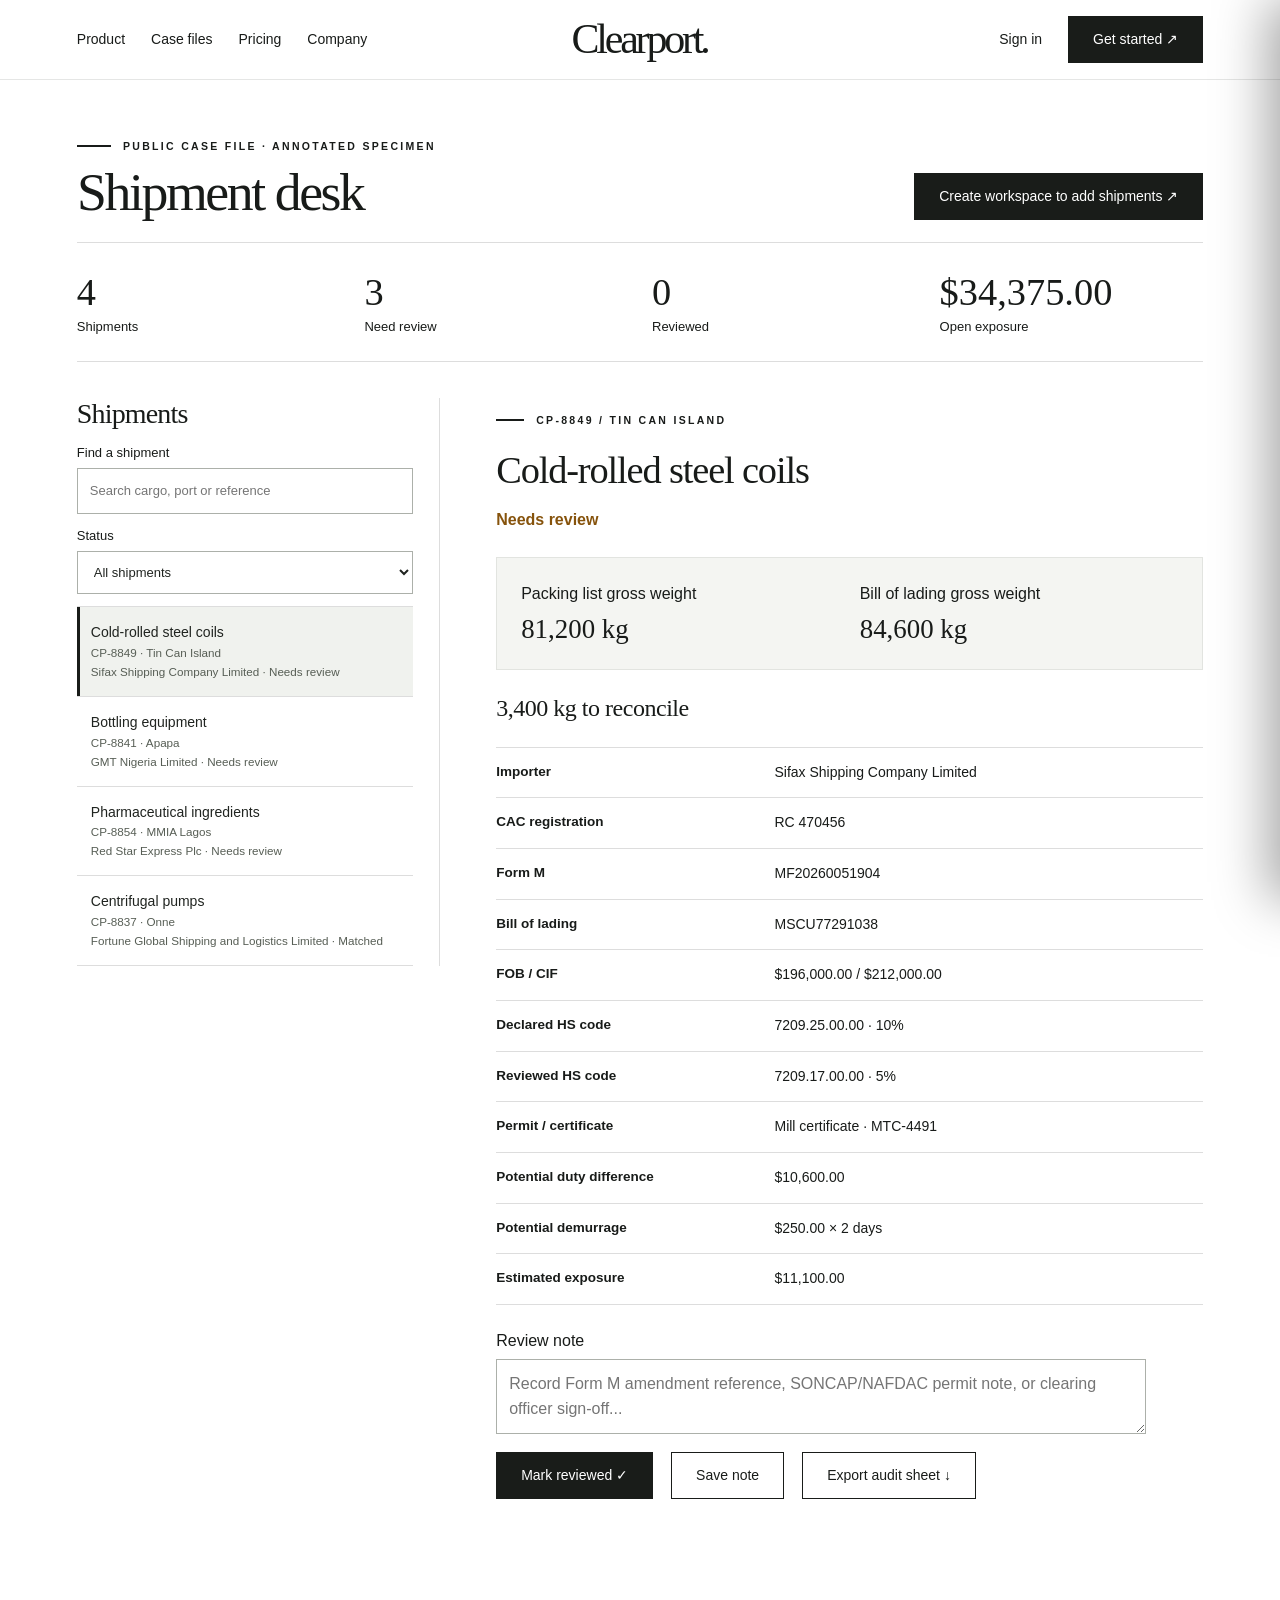
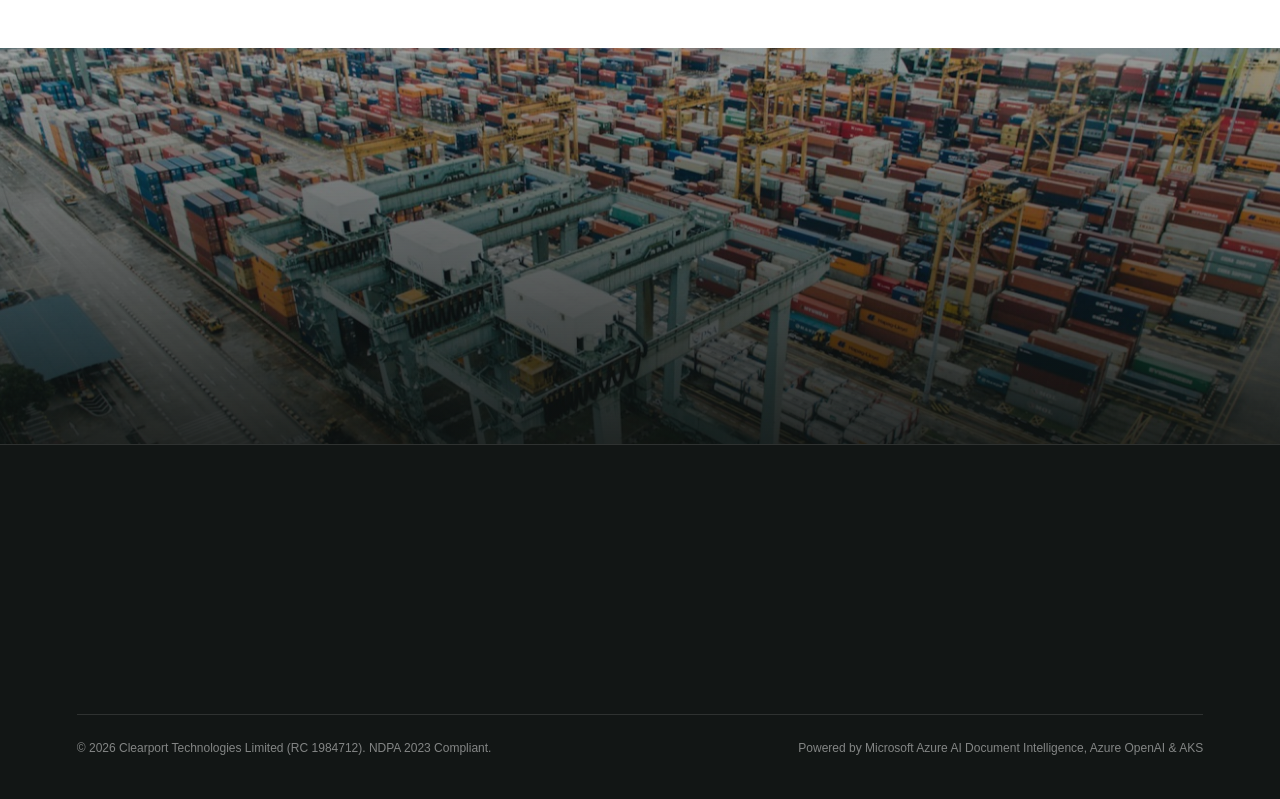
<file: dashboard.html>
<!doctype html>
<html lang="en">
<head>
  <meta charset="utf-8">
  <meta name="viewport" content="width=device-width,initial-scale=1">
  <meta name="theme-color" content="#ffffff">
  <title>Shipment workspace · Clearport</title>
  <link rel="icon" href="data:image/svg+xml,<svg xmlns='http://www.w3.org/2000/svg' viewBox='0 0 64 64'><rect width='64' height='64' fill='%23181b19'/><text x='50%25' y='54%25' dominant-baseline='middle' text-anchor='middle' fill='%23ffffff' font-family='Georgia,serif' font-size='38'>C.</text></svg>">
  <link rel="stylesheet" href="assets/editorial.css?v=8">
</head>
<body>
  <a class="skip" href="#main">Skip to content</a>

  <header id="siteHeader">
    <nav aria-label="Main">
      <a href="index.html#specimen">Product</a>
      <a href="dashboard.html?case=CP-8849">Case files</a>
      <a href="pricing.html">Pricing</a>
      <a href="about.html">Company</a>
    </nav>
    <a class="brand" href="index.html">Clearport<span>.</span></a>
    <nav aria-label="Workspace" id="workspaceNav">
      <a href="login.html" id="navSignIn">Sign in</a>
      <a class="navcta" href="signup.html" id="navGetStarted">Get started ↗</a>
      <button id="logout" class="outline" style="padding:10px 16px;font-size:13px;" hidden>Sign out</button>
    </nav>
  </header>

  <main id="main">
    <div class="desk">
      <div class="desk-head">
        <div>
          <p class="kicker" id="deskKicker">Pre-arrival review</p>
          <h1>Shipment desk</h1>
        </div>
        <div class="actions">
          <a class="button" href="signup.html" id="publicCreateCta" hidden>Create workspace to add shipments ↗</a>
          <button id="new" hidden>New shipment +</button>
        </div>
      </div>

      <div class="totals" id="totals"></div>

      <div class="workgrid">
        <section class="queue">
          <h2>Shipments</h2>
          <label class="field">Find a shipment
            <input id="search" type="search" placeholder="Search cargo, port or reference">
          </label>
          <label class="field">Status
            <select id="filter">
              <option>All shipments</option>
              <option>Needs review</option>
              <option>Reviewed</option>
              <option>Matched</option>
            </select>
          </label>
          <div id="rows"></div>
        </section>

        <section class="inspector" aria-label="Shipment detail" id="detail"></section>
      </div>

      <p class="note" id="message" role="status"></p>
    </div>

    <dialog id="formbox">
      <form id="shipmentForm">
        <div style="display:flex;justify-content:space-between;align-items:baseline;gap:12px;flex-wrap:wrap;margin-bottom:8px;">
          <p class="kicker" style="margin:0;">Document comparison</p>
          <button type="button" id="prefillBtn" class="outline" style="padding:6px 12px;font-size:12px;">Fill sample entry</button>
        </div>
        <h2>New shipment</h2>
        <label>Cargo description
          <input name="cargo" required maxlength="80">
        </label>
        <label>Port or terminal
          <input name="port" required maxlength="80">
        </label>
        <label>Packing list gross weight (kg)
          <input type="number" name="packing" required min="0.01" max="999999999" step=".01">
        </label>
        <label>Bill of lading gross weight (kg)
          <input type="number" name="bill" required min="0.01" max="999999999" step=".01">
        </label>

        <details>
          <summary>Customs references &amp; valuation</summary>
          <label>Importer
            <input name="importer" maxlength="160">
          </label>
          <label>CAC RC number
            <input name="rc" maxlength="160">
          </label>
          <label>Form M reference
            <input name="formM" maxlength="160">
          </label>
          <label>Bill of lading reference
            <input name="bl" maxlength="160">
          </label>
          <label>Declared ten-digit HS code
            <input name="declared" maxlength="160" placeholder="e.g. 7209.25.00.00">
          </label>
          <label>Reviewed ten-digit HS code
            <input name="verified" maxlength="160" placeholder="e.g. 7209.17.00.00">
          </label>
          <label>FOB value (USD)
            <input name="fob" type="number" min="0" step=".01">
          </label>
          <label>CIF value (USD)
            <input name="cif" type="number" min="0" step=".01">
          </label>
          <label>Declared duty (%)
            <input name="before" type="number" min="0" step=".01">
          </label>
          <label>Reviewed duty (%)
            <input name="after" type="number" min="0" step=".01">
          </label>
          <label>Potential days of delay
            <input name="days" type="number" min="0" step=".01">
          </label>
          <label>Daily demurrage (USD)
            <input name="daily" type="number" min="0" step=".01">
          </label>
          <label>SONCAP / NAFDAC permit reference
            <input name="permit" maxlength="160">
          </label>
        </details>

        <p id="formError" role="alert" class="flag"></p>
        <div class="actions">
          <button type="submit">Compare documents</button>
          <button class="outline" type="button" id="cancel">Cancel</button>
        </div>
      </form>
    </dialog>

    <section class="footer-hero-banner" aria-label="Get started with Clearport">
      <img loading="lazy" src="assets/img/apapa-berth.jpg" alt="Container terminal quayside at Apapa">
      <div class="footer-hero-content">
        <div>
          <p class="kicker">For clearing teams &amp; importers</p>
          <h2>Bring your paperwork<br>into <i>one workspace.</i></h2>
          <p>Provision a private desk for your clearing agency or inspect our annotated pre-arrival case files.</p>
        </div>
        <div class="actions">
          <a class="button white" href="signup.html">Create workspace ↗</a>
          <a class="button ghost-light" href="dashboard.html?case=CP-8849">Explore case files ↗</a>
        </div>
      </div>
    </section>
  </main>

  <footer>
    <div class="footer-top">
      <div>
        <a class="brand" href="index.html">Clearport<span>.</span></a>
        <p class="footer-meta">
          <strong>Clearport Technologies Limited (CAC RC 1984712)</strong><br>
          Built in Nigeria · Expanding across Africa &amp; Europe.<br>
          24 Creek Road, Apapa Maritime District, Lagos<br>
          Plot 14, Adeola Odeku Street, Victoria Island, Lagos, Nigeria
        </p>
      </div>
      <div>
        <p class="footer-col-title">Workspace</p>
        <div class="footer-links">
          <a href="index.html#specimen">Interactive specimen</a>
          <a href="dashboard.html?case=CP-8849">Public case files</a>
          <a href="signup.html">Create a desk</a>
          <a href="login.html">Sign in</a>
        </div>
      </div>
      <div>
        <p class="footer-col-title">Company &amp; Trust</p>
        <div class="footer-links">
          <a href="pricing.html">Commercial pricing ($)</a>
          <a href="about.html">About &amp; leadership</a>
          <a href="security.html">Azure cloud &amp; security</a>
          <a href="legal.html">Privacy &amp; terms (NDPA)</a>
        </div>
      </div>
      <div>
        <p class="footer-col-title">Clearing Desk Contact</p>
        <div class="footer-links">
          <a href="tel:+23417008420">+234 1 700 8420</a>
          <a href="mailto:desk@clearport.ai">desk@clearport.ai</a>
          <a href="https://www.linkedin.com/company/clearport-ai" target="_blank" rel="noopener noreferrer">LinkedIn ↗</a>
          <a href="https://www.facebook.com/clearportai" target="_blank" rel="noopener noreferrer">Facebook ↗</a>
        </div>
      </div>
    </div>
    <div class="footer-bottom">
      <span>© 2026 Clearport Technologies Limited (RC 1984712). NDPA 2023 Compliant.</span>
      <span>Powered by Microsoft Azure AI Document Intelligence, Azure OpenAI &amp; AKS</span>
    </div>
  </footer>

  <script src="assets/desk.js"></script>
  <script src="assets/motion.js?v=8"></script>
</body>
</html>
</file>
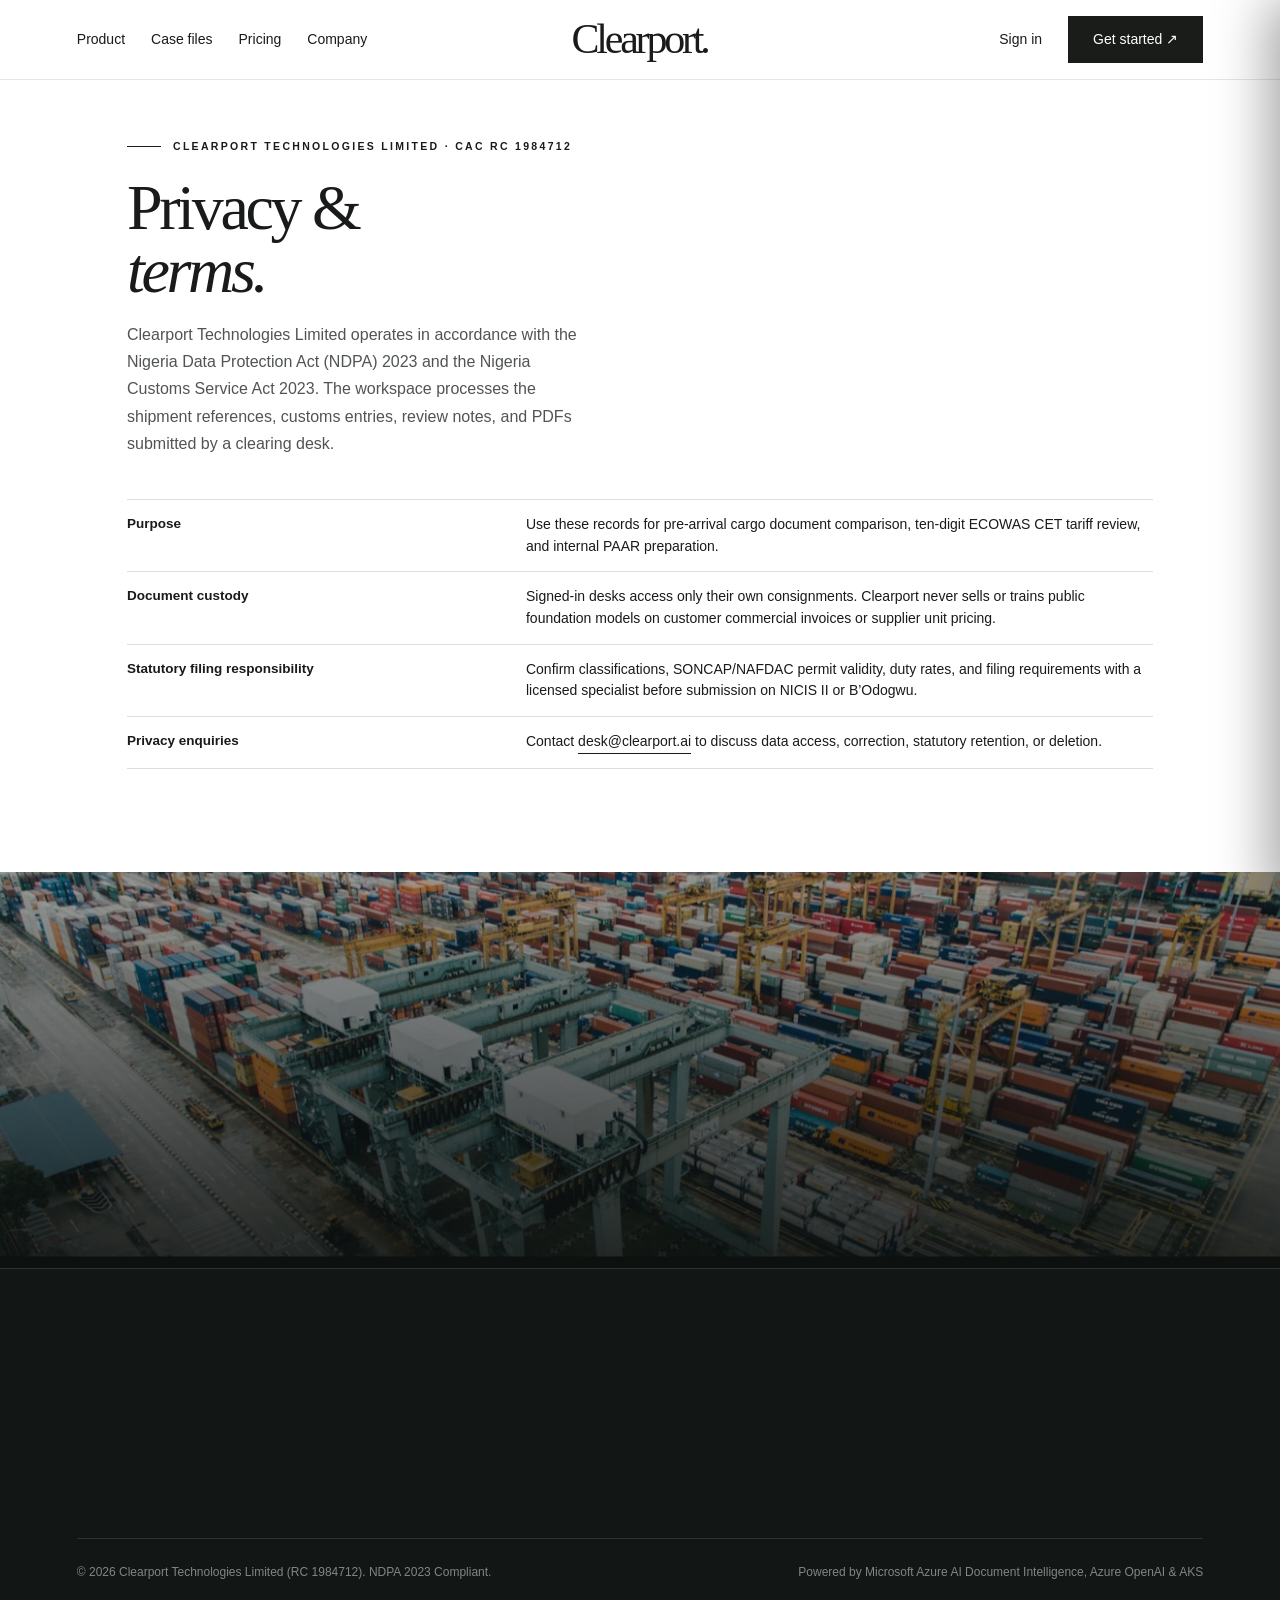
<file: legal.html>
<!doctype html>
<html lang="en">
<head>
  <meta charset="utf-8">
  <meta name="viewport" content="width=device-width,initial-scale=1">
  <meta name="theme-color" content="#ffffff">
  <title>Privacy &amp; terms · Clearport</title>
  <link rel="icon" href="data:image/svg+xml,<svg xmlns='http://www.w3.org/2000/svg' viewBox='0 0 64 64'><rect width='64' height='64' fill='%23181b19'/><text x='50%25' y='54%25' dominant-baseline='middle' text-anchor='middle' fill='%23ffffff' font-family='Georgia,serif' font-size='38'>C.</text></svg>">
  <link rel="stylesheet" href="assets/editorial.css?v=8">
</head>
<body>
  <a class="skip" href="#main">Skip to content</a>

  <header id="siteHeader">
    <nav aria-label="Main">
      <a href="index.html#specimen">Product</a>
      <a href="dashboard.html?case=CP-8849">Case files</a>
      <a href="pricing.html">Pricing</a>
      <a href="about.html">Company</a>
    </nav>
    <a class="brand" href="index.html">Clearport<span>.</span></a>
    <nav aria-label="Workspace">
      <a href="login.html">Sign in</a>
      <a class="navcta" href="signup.html">Get started ↗</a>
    </nav>
  </header>

  <main id="main">
    <section class="inner">
      <p class="kicker">Clearport Technologies Limited · CAC RC 1984712</p>
      <h1>Privacy &amp;<br><i>terms.</i></h1>
      <p>Clearport Technologies Limited operates in accordance with the Nigeria Data Protection Act (NDPA) 2023 and the Nigeria Customs Service Act 2023. The workspace processes the shipment references, customs entries, review notes, and PDFs submitted by a clearing desk.</p>

      <dl class="ledger" style="margin-top:42px;">
        <div>
          <dt>Purpose</dt>
          <dd>Use these records for pre-arrival cargo document comparison, ten-digit ECOWAS CET tariff review, and internal PAAR preparation.</dd>
        </div>
        <div>
          <dt>Document custody</dt>
          <dd>Signed-in desks access only their own consignments. Clearport never sells or trains public foundation models on customer commercial invoices or supplier unit pricing.</dd>
        </div>
        <div>
          <dt>Statutory filing responsibility</dt>
          <dd>Confirm classifications, SONCAP/NAFDAC permit validity, duty rates, and filing requirements with a licensed specialist before submission on NICIS II or B’Odogwu.</dd>
        </div>
        <div>
          <dt>Privacy enquiries</dt>
          <dd>Contact <a class="textlink" style="padding:0;" href="mailto:desk@clearport.ai">desk@clearport.ai</a> to discuss data access, correction, statutory retention, or deletion.</dd>
        </div>
      </dl>
    </section>

    <section class="footer-hero-banner" aria-label="Get started with Clearport">
      <img loading="lazy" src="assets/img/apapa-berth.jpg" alt="Container terminal quayside at Apapa">
      <div class="footer-hero-content">
        <div>
          <p class="kicker">For clearing teams &amp; importers</p>
          <h2>Bring your paperwork<br>into <i>one workspace.</i></h2>
          <p>Provision a private desk for your clearing agency or inspect our annotated pre-arrival case files.</p>
        </div>
        <div class="actions">
          <a class="button white" href="signup.html">Create workspace ↗</a>
          <a class="button ghost-light" href="dashboard.html?case=CP-8849">Explore case files ↗</a>
        </div>
      </div>
    </section>
  </main>

  <footer>
    <div class="footer-top">
      <div>
        <a class="brand" href="index.html">Clearport<span>.</span></a>
        <p class="footer-meta">
          <strong>Clearport Technologies Limited (CAC RC 1984712)</strong><br>
          Built in Nigeria · Expanding across Africa &amp; Europe.<br>
          24 Creek Road, Apapa Maritime District, Lagos<br>
          Plot 14, Adeola Odeku Street, Victoria Island, Lagos, Nigeria
        </p>
      </div>
      <div>
        <p class="footer-col-title">Workspace</p>
        <div class="footer-links">
          <a href="index.html#specimen">Interactive specimen</a>
          <a href="dashboard.html?case=CP-8849">Public case files</a>
          <a href="signup.html">Create a desk</a>
          <a href="login.html">Sign in</a>
        </div>
      </div>
      <div>
        <p class="footer-col-title">Company &amp; Trust</p>
        <div class="footer-links">
          <a href="pricing.html">Commercial pricing ($)</a>
          <a href="about.html">About &amp; leadership</a>
          <a href="security.html">Azure cloud &amp; security</a>
          <a href="legal.html">Privacy &amp; terms (NDPA)</a>
        </div>
      </div>
      <div>
        <p class="footer-col-title">Clearing Desk Contact</p>
        <div class="footer-links">
          <a href="tel:+23417008420">+234 1 700 8420</a>
          <a href="mailto:desk@clearport.ai">desk@clearport.ai</a>
          <a href="https://www.linkedin.com/company/clearport-ai" target="_blank" rel="noopener noreferrer">LinkedIn ↗</a>
          <a href="https://www.facebook.com/clearportai" target="_blank" rel="noopener noreferrer">Facebook ↗</a>
        </div>
      </div>
    </div>
    <div class="footer-bottom">
      <span>© 2026 Clearport Technologies Limited (RC 1984712). NDPA 2023 Compliant.</span>
      <span>Powered by Microsoft Azure AI Document Intelligence, Azure OpenAI &amp; AKS</span>
    </div>
  </footer>

  <script>
    (function () {
      const header = document.getElementById('siteHeader');
      if (header) {
        window.addEventListener('scroll', function () {
          header.classList.toggle('is-scrolled', window.scrollY > 16);
        }, { passive: true });
      }
    })();
  </script>
  <script src="assets/motion.js?v=8"></script>
</body>
</html>
</file>
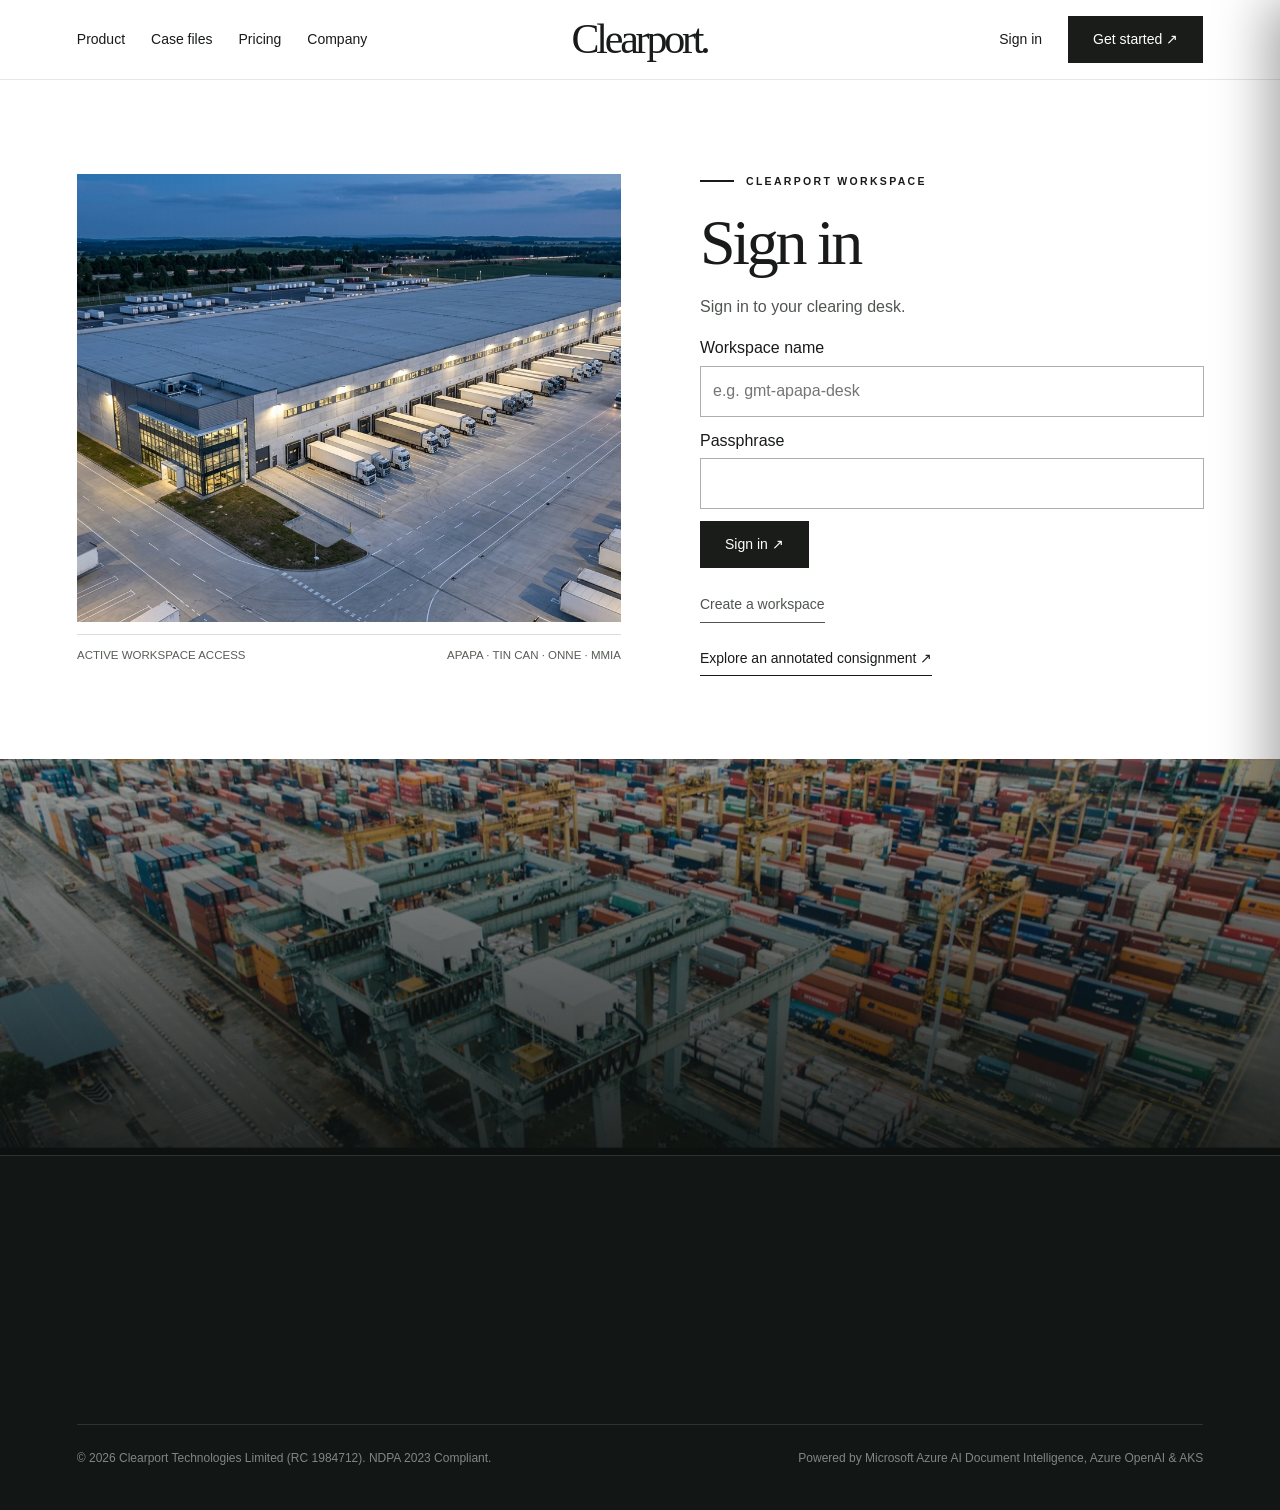
<file: login.html>
<!doctype html>
<html lang="en">
<head>
  <meta charset="utf-8">
  <meta name="viewport" content="width=device-width,initial-scale=1">
  <meta name="theme-color" content="#ffffff">
  <title>Open your workspace · Clearport</title>
  <link rel="icon" href="data:image/svg+xml,<svg xmlns='http://www.w3.org/2000/svg' viewBox='0 0 64 64'><rect width='64' height='64' fill='%23181b19'/><text x='50%25' y='54%25' dominant-baseline='middle' text-anchor='middle' fill='%23ffffff' font-family='Georgia,serif' font-size='38'>C.</text></svg>">
  <link rel="stylesheet" href="assets/editorial.css?v=8">
</head>
<body>
  <a class="skip" href="#main">Skip to content</a>

  <header id="siteHeader">
    <nav aria-label="Main">
      <a href="index.html#specimen">Product</a>
      <a href="dashboard.html?case=CP-8849">Case files</a>
      <a href="pricing.html">Pricing</a>
      <a href="about.html">Company</a>
    </nav>
    <a class="brand" href="index.html">Clearport<span>.</span></a>
    <nav aria-label="Workspace">
      <a href="login.html">Sign in</a>
      <a class="navcta" href="signup.html">Get started ↗</a>
    </nav>
  </header>

  <main id="main">
    <section class="access">
      <div>
        <img src="assets/img/bonded-terminal.jpg" alt="Freight terminal at dusk">
        <div class="img-caption-bar">
          <span>ACTIVE WORKSPACE ACCESS</span>
          <span>APAPA · TIN CAN · ONNE · MMIA</span>
        </div>
      </div>
      <form id="access" data-mode="login">
        <p class="kicker">Clearport workspace</p>
        <h1>Sign in</h1>
        <p>Sign in to your clearing desk.</p>
        <label>Workspace name
          <input name="name" placeholder="e.g. gmt-apapa-desk" required minlength="2" maxlength="60" autocomplete="username">
        </label>
        <label>Passphrase
          <input name="password" type="password" required minlength="8" autocomplete="current-password">
        </label>
        <button>Sign in ↗</button>
        <p><a class="textlink" href="signup.html">Create a workspace</a></p>
        <p role="status" id="feedback" class="flag"></p>
        <a class="textlink" href="dashboard.html?case=CP-8849">Explore an annotated consignment ↗</a>
      </form>
    </section>

    <section class="footer-hero-banner" aria-label="Get started with Clearport">
      <img loading="lazy" src="assets/img/apapa-berth.jpg" alt="Container terminal quayside at Apapa">
      <div class="footer-hero-content">
        <div>
          <p class="kicker">For clearing teams &amp; importers</p>
          <h2>Bring your paperwork<br>into <i>one workspace.</i></h2>
          <p>Provision a private desk for your clearing agency or inspect our annotated pre-arrival case files.</p>
        </div>
        <div class="actions">
          <a class="button white" href="signup.html">Create workspace ↗</a>
          <a class="button ghost-light" href="dashboard.html?case=CP-8849">Explore case files ↗</a>
        </div>
      </div>
    </section>
  </main>

  <footer>
    <div class="footer-top">
      <div>
        <a class="brand" href="index.html">Clearport<span>.</span></a>
        <p class="footer-meta">
          <strong>Clearport Technologies Limited (CAC RC 1984712)</strong><br>
          Built in Nigeria · Expanding across Africa &amp; Europe.<br>
          24 Creek Road, Apapa Maritime District, Lagos<br>
          Plot 14, Adeola Odeku Street, Victoria Island, Lagos, Nigeria
        </p>
      </div>
      <div>
        <p class="footer-col-title">Workspace</p>
        <div class="footer-links">
          <a href="index.html#specimen">Interactive specimen</a>
          <a href="dashboard.html?case=CP-8849">Public case files</a>
          <a href="signup.html">Create a desk</a>
          <a href="login.html">Sign in</a>
        </div>
      </div>
      <div>
        <p class="footer-col-title">Company &amp; Trust</p>
        <div class="footer-links">
          <a href="pricing.html">Commercial pricing ($)</a>
          <a href="about.html">About &amp; leadership</a>
          <a href="security.html">Azure cloud &amp; security</a>
          <a href="legal.html">Privacy &amp; terms (NDPA)</a>
        </div>
      </div>
      <div>
        <p class="footer-col-title">Clearing Desk Contact</p>
        <div class="footer-links">
          <a href="tel:+23417008420">+234 1 700 8420</a>
          <a href="mailto:desk@clearport.ai">desk@clearport.ai</a>
          <a href="https://www.linkedin.com/company/clearport-ai" target="_blank" rel="noopener noreferrer">LinkedIn ↗</a>
          <a href="https://www.facebook.com/clearportai" target="_blank" rel="noopener noreferrer">Facebook ↗</a>
        </div>
      </div>
    </div>
    <div class="footer-bottom">
      <span>© 2026 Clearport Technologies Limited (RC 1984712). NDPA 2023 Compliant.</span>
      <span>Powered by Microsoft Azure AI Document Intelligence, Azure OpenAI &amp; AKS</span>
    </div>
  </footer>

  <script src="assets/access.js"></script>
  <script src="assets/motion.js?v=8"></script>
</body>
</html>
</file>
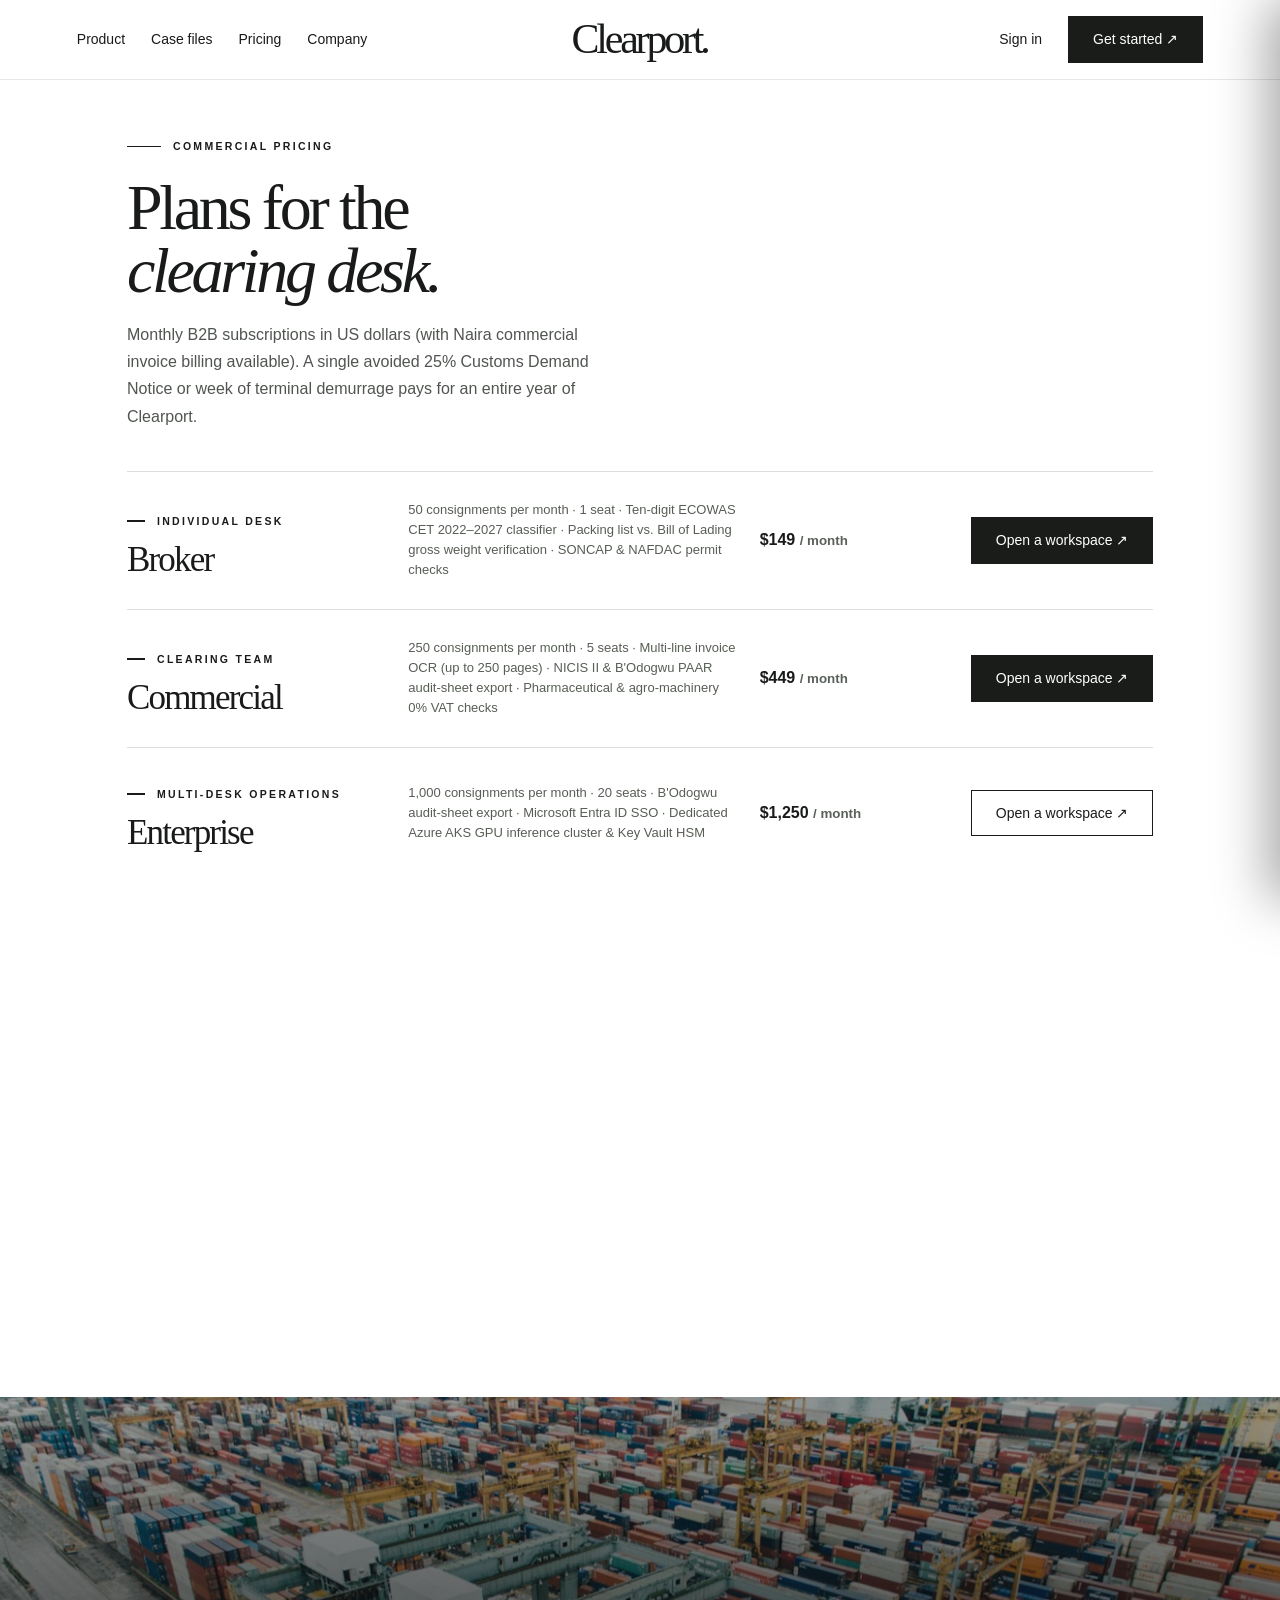
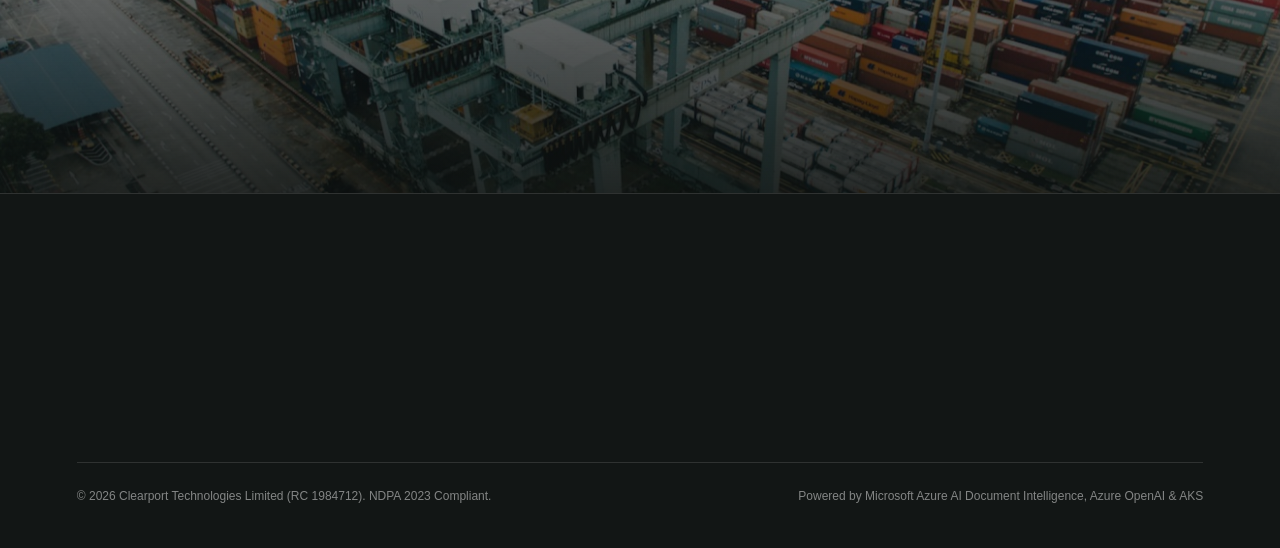
<file: pricing.html>
<!doctype html>
<html lang="en">
<head>
  <meta charset="utf-8">
  <meta name="viewport" content="width=device-width,initial-scale=1">
  <meta name="theme-color" content="#ffffff">
  <title>Pricing · Clearport</title>
  <link rel="icon" href="data:image/svg+xml,<svg xmlns='http://www.w3.org/2000/svg' viewBox='0 0 64 64'><rect width='64' height='64' fill='%23181b19'/><text x='50%25' y='54%25' dominant-baseline='middle' text-anchor='middle' fill='%23ffffff' font-family='Georgia,serif' font-size='38'>C.</text></svg>">
  <link rel="stylesheet" href="assets/editorial.css?v=8">
</head>
<body>
  <a class="skip" href="#main">Skip to content</a>

  <header id="siteHeader">
    <nav aria-label="Main">
      <a href="index.html#specimen">Product</a>
      <a href="dashboard.html?case=CP-8849">Case files</a>
      <a href="pricing.html">Pricing</a>
      <a href="about.html">Company</a>
    </nav>
    <a class="brand" href="index.html">Clearport<span>.</span></a>
    <nav aria-label="Workspace">
      <a href="login.html">Sign in</a>
      <a class="navcta" href="signup.html">Get started ↗</a>
    </nav>
  </header>

  <main id="main">
    <section class="inner">
      <p class="kicker">Commercial pricing</p>
      <h1>Plans for the<br><i>clearing desk.</i></h1>
      <p>Monthly B2B subscriptions in US dollars (with Naira commercial invoice billing available). A single avoided 25% Customs Demand Notice or week of terminal demurrage pays for an entire year of Clearport.</p>

      <div class="plan" style="margin-top:42px;">
        <div>
          <p class="kicker">Individual desk</p>
          <h2>Broker</h2>
        </div>
        <p class="meta" style="margin:0;">50 consignments per month · 1 seat · Ten-digit ECOWAS CET 2022–2027 classifier · Packing list vs. Bill of Lading gross weight verification · SONCAP &amp; NAFDAC permit checks</p>
        <strong>$149 <small>/ month</small></strong>
        <a class="button" href="signup.html?plan=broker">Open a workspace ↗</a>
      </div>

      <div class="plan">
        <div>
          <p class="kicker">Clearing team</p>
          <h2>Commercial</h2>
        </div>
        <p class="meta" style="margin:0;">250 consignments per month · 5 seats · Multi-line invoice OCR (up to 250 pages) · NICIS II &amp; B'Odogwu PAAR audit-sheet export · Pharmaceutical &amp; agro-machinery 0% VAT checks</p>
        <strong>$449 <small>/ month</small></strong>
        <a class="button" href="signup.html?plan=commercial">Open a workspace ↗</a>
      </div>

      <div class="plan">
        <div>
          <p class="kicker">Multi-desk operations</p>
          <h2>Enterprise</h2>
        </div>
        <p class="meta" style="margin:0;">1,000 consignments per month · 20 seats · B'Odogwu audit-sheet export · Microsoft Entra ID SSO · Dedicated Azure AKS GPU inference cluster &amp; Key Vault HSM</p>
        <strong>$1,250 <small>/ month</small></strong>
        <a class="button outline" href="signup.html?plan=enterprise">Open a workspace ↗</a>
      </div>

      <!-- Interactive Demurrage & Query Estimator -->
      <div style="margin-top:64px;padding:clamp(24px,4vw,42px);background:#f4f5f2;border:1px solid #ddd;">
        <p class="kicker">Port demurrage &amp; query exposure estimator</p>
        <h2 style="font-size:clamp(28px,3.2vw,44px);margin:10px 0 24px;">Estimate monthly savings at Apapa &amp; Tin Can.</h2>
        <div class="section-lead" style="margin-bottom:0;align-items:center;">
          <div>
            <label>Monthly containers / air waybills cleared: <strong id="teuLabel">35 files / month</strong>
              <input type="range" id="teuRange" min="5" max="200" value="35">
            </label>
            <label>Average consignment CIF value (USD): <strong id="cifLabel">$95,000</strong>
              <input type="range" id="cifRange" min="20000" max="500000" step="5000" value="95000">
            </label>
          </div>
          <div>
            <span class="meta">Estimated monthly demurrage &amp; NCS penalty avoided</span>
            <strong id="savedUsd" style="display:block;font:400 clamp(32px,3.8vw,50px)/1.05 Georgia,serif;margin:8px 0;">$28,581 / month</strong>
            <span class="meta" id="savedNgn">≈ ₦44,014,740 saved monthly across avoided 25% Demand Notices &amp; terminal storage</span>
          </div>
        </div>
      </div>
    </section>

    <section class="footer-hero-banner" aria-label="Get started with Clearport">
      <img loading="lazy" src="assets/img/apapa-berth.jpg" alt="Container terminal quayside at Apapa">
      <div class="footer-hero-content">
        <div>
          <p class="kicker">For clearing teams &amp; importers</p>
          <h2>Bring your paperwork<br>into <i>one workspace.</i></h2>
          <p>Provision a private desk for your clearing agency or inspect our annotated pre-arrival case files.</p>
        </div>
        <div class="actions">
          <a class="button white" href="signup.html">Create workspace ↗</a>
          <a class="button ghost-light" href="dashboard.html?case=CP-8849">Explore case files ↗</a>
        </div>
      </div>
    </section>
  </main>

  <footer>
    <div class="footer-top">
      <div>
        <a class="brand" href="index.html">Clearport<span>.</span></a>
        <p class="footer-meta">
          <strong>Clearport Technologies Limited (CAC RC 1984712)</strong><br>
          Built in Nigeria · Expanding across Africa &amp; Europe.<br>
          24 Creek Road, Apapa Maritime District, Lagos<br>
          Plot 14, Adeola Odeku Street, Victoria Island, Lagos, Nigeria
        </p>
      </div>
      <div>
        <p class="footer-col-title">Workspace</p>
        <div class="footer-links">
          <a href="index.html#specimen">Interactive specimen</a>
          <a href="dashboard.html?case=CP-8849">Public case files</a>
          <a href="signup.html">Create a desk</a>
          <a href="login.html">Sign in</a>
        </div>
      </div>
      <div>
        <p class="footer-col-title">Company &amp; Trust</p>
        <div class="footer-links">
          <a href="pricing.html">Commercial pricing ($)</a>
          <a href="about.html">About &amp; leadership</a>
          <a href="security.html">Azure cloud &amp; security</a>
          <a href="legal.html">Privacy &amp; terms (NDPA)</a>
        </div>
      </div>
      <div>
        <p class="footer-col-title">Clearing Desk Contact</p>
        <div class="footer-links">
          <a href="tel:+23417008420">+234 1 700 8420</a>
          <a href="mailto:desk@clearport.ai">desk@clearport.ai</a>
          <a href="https://www.linkedin.com/company/clearport-ai" target="_blank" rel="noopener noreferrer">LinkedIn ↗</a>
          <a href="https://www.facebook.com/clearportai" target="_blank" rel="noopener noreferrer">Facebook ↗</a>
        </div>
      </div>
    </div>
    <div class="footer-bottom">
      <span>© 2026 Clearport Technologies Limited (RC 1984712). NDPA 2023 Compliant.</span>
      <span>Powered by Microsoft Azure AI Document Intelligence, Azure OpenAI &amp; AKS</span>
    </div>
  </footer>

  <script>
    (function () {
      const header = document.getElementById('siteHeader');
      if (header) {
        window.addEventListener('scroll', function () {
          header.classList.toggle('is-scrolled', window.scrollY > 16);
        }, { passive: true });
      }
      const teuRange = document.getElementById('teuRange');
      const cifRange = document.getElementById('cifRange');
      const teuLabel = document.getElementById('teuLabel');
      const cifLabel = document.getElementById('cifLabel');
      const savedUsd = document.getElementById('savedUsd');
      const savedNgn = document.getElementById('savedNgn');
      function calc() {
        const teus = Number(teuRange.value) || 35;
        const cif = Number(cifRange.value) || 95000;
        teuLabel.textContent = teus + ' files / month';
        cifLabel.textContent = '$' + cif.toLocaleString('en-US');
        const demurrage = Math.round(teus * 0.18 * 9 * 260);
        const penalty = Math.round(teus * 0.12 * (cif * 0.045));
        const usd = demurrage + penalty;
        const ngn = usd * 1540;
        savedUsd.textContent = '$' + usd.toLocaleString('en-US') + ' / month';
        savedNgn.textContent = '≈ ₦' + ngn.toLocaleString('en-US') + ' saved monthly across avoided 25% Demand Notices & terminal storage';
      }
      if (teuRange && cifRange) {
        teuRange.oninput = calc;
        cifRange.oninput = calc;
        calc();
      }
    })();
  </script>
  <script src="assets/motion.js?v=8"></script>
</body>
</html>
</file>
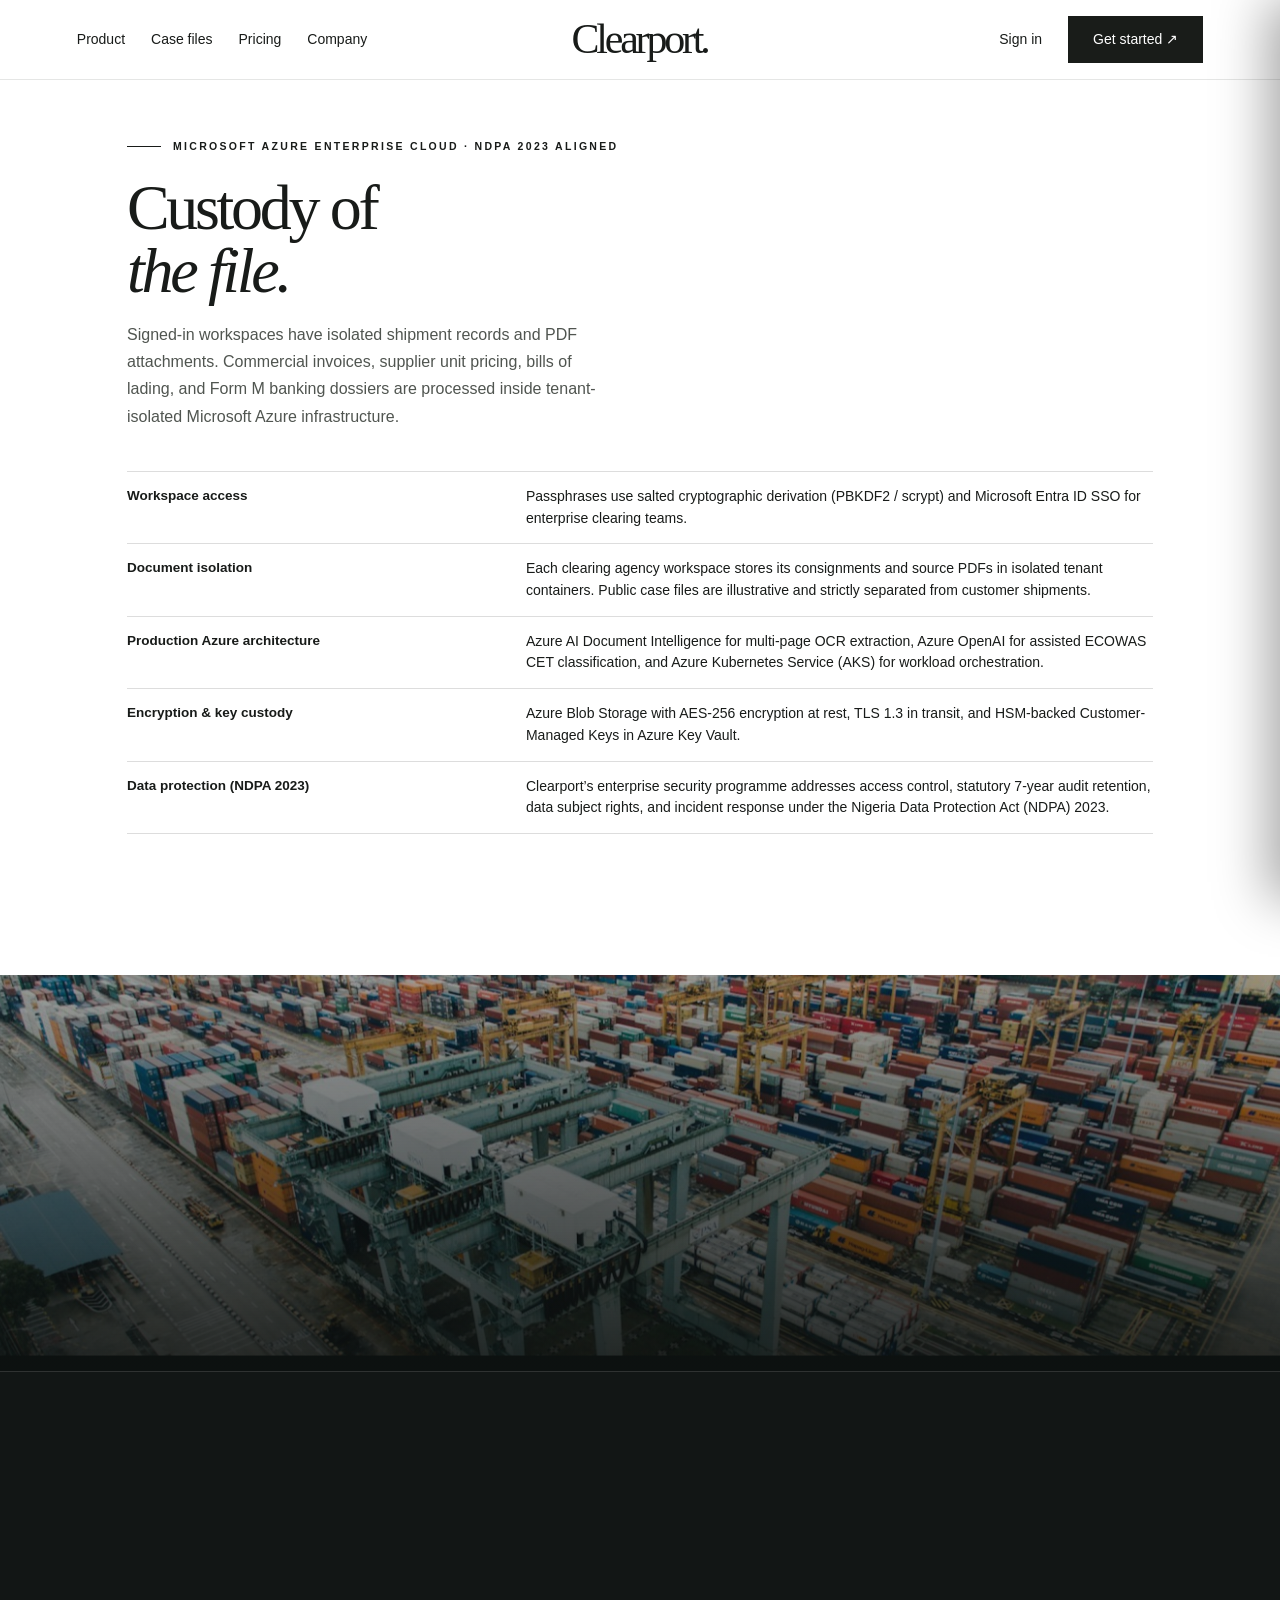
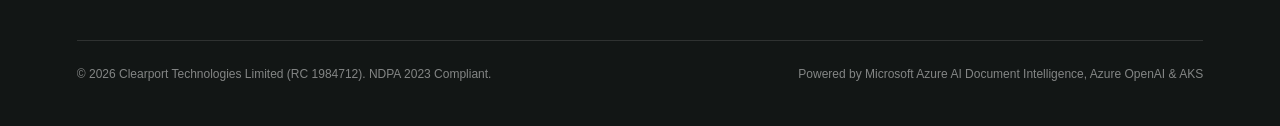
<file: security.html>
<!doctype html>
<html lang="en">
<head>
  <meta charset="utf-8">
  <meta name="viewport" content="width=device-width,initial-scale=1">
  <meta name="theme-color" content="#ffffff">
  <title>Cloud architecture &amp; security · Clearport</title>
  <link rel="icon" href="data:image/svg+xml,<svg xmlns='http://www.w3.org/2000/svg' viewBox='0 0 64 64'><rect width='64' height='64' fill='%23181b19'/><text x='50%25' y='54%25' dominant-baseline='middle' text-anchor='middle' fill='%23ffffff' font-family='Georgia,serif' font-size='38'>C.</text></svg>">
  <link rel="stylesheet" href="assets/editorial.css?v=8">
</head>
<body>
  <a class="skip" href="#main">Skip to content</a>

  <header id="siteHeader">
    <nav aria-label="Main">
      <a href="index.html#specimen">Product</a>
      <a href="dashboard.html?case=CP-8849">Case files</a>
      <a href="pricing.html">Pricing</a>
      <a href="about.html">Company</a>
    </nav>
    <a class="brand" href="index.html">Clearport<span>.</span></a>
    <nav aria-label="Workspace">
      <a href="login.html">Sign in</a>
      <a class="navcta" href="signup.html">Get started ↗</a>
    </nav>
  </header>

  <main id="main">
    <section class="inner">
      <p class="kicker">Microsoft Azure enterprise cloud · NDPA 2023 aligned</p>
      <h1>Custody of<br><i>the file.</i></h1>
      <p>Signed-in workspaces have isolated shipment records and PDF attachments. Commercial invoices, supplier unit pricing, bills of lading, and Form M banking dossiers are processed inside tenant-isolated Microsoft Azure infrastructure.</p>

      <dl class="ledger" style="margin-top:42px;">
        <div>
          <dt>Workspace access</dt>
          <dd>Passphrases use salted cryptographic derivation (PBKDF2 / scrypt) and Microsoft Entra ID SSO for enterprise clearing teams.</dd>
        </div>
        <div>
          <dt>Document isolation</dt>
          <dd>Each clearing agency workspace stores its consignments and source PDFs in isolated tenant containers. Public case files are illustrative and strictly separated from customer shipments.</dd>
        </div>
        <div>
          <dt>Production Azure architecture</dt>
          <dd>Azure AI Document Intelligence for multi-page OCR extraction, Azure OpenAI for assisted ECOWAS CET classification, and Azure Kubernetes Service (AKS) for workload orchestration.</dd>
        </div>
        <div>
          <dt>Encryption &amp; key custody</dt>
          <dd>Azure Blob Storage with AES-256 encryption at rest, TLS 1.3 in transit, and HSM-backed Customer-Managed Keys in Azure Key Vault.</dd>
        </div>
        <div>
          <dt>Data protection (NDPA 2023)</dt>
          <dd>Clearport’s enterprise security programme addresses access control, statutory 7-year audit retention, data subject rights, and incident response under the Nigeria Data Protection Act (NDPA) 2023.</dd>
        </div>
      </dl>

      <a class="textlink" href="legal.html">Read Privacy &amp; Terms ↗</a>
    </section>

    <section class="footer-hero-banner" aria-label="Get started with Clearport">
      <img loading="lazy" src="assets/img/apapa-berth.jpg" alt="Container terminal quayside at Apapa">
      <div class="footer-hero-content">
        <div>
          <p class="kicker">For clearing teams &amp; importers</p>
          <h2>Bring your paperwork<br>into <i>one workspace.</i></h2>
          <p>Provision a private desk for your clearing agency or inspect our annotated pre-arrival case files.</p>
        </div>
        <div class="actions">
          <a class="button white" href="signup.html">Create workspace ↗</a>
          <a class="button ghost-light" href="dashboard.html?case=CP-8849">Explore case files ↗</a>
        </div>
      </div>
    </section>
  </main>

  <footer>
    <div class="footer-top">
      <div>
        <a class="brand" href="index.html">Clearport<span>.</span></a>
        <p class="footer-meta">
          <strong>Clearport Technologies Limited (CAC RC 1984712)</strong><br>
          Built in Nigeria · Expanding across Africa &amp; Europe.<br>
          24 Creek Road, Apapa Maritime District, Lagos<br>
          Plot 14, Adeola Odeku Street, Victoria Island, Lagos, Nigeria
        </p>
      </div>
      <div>
        <p class="footer-col-title">Workspace</p>
        <div class="footer-links">
          <a href="index.html#specimen">Interactive specimen</a>
          <a href="dashboard.html?case=CP-8849">Public case files</a>
          <a href="signup.html">Create a desk</a>
          <a href="login.html">Sign in</a>
        </div>
      </div>
      <div>
        <p class="footer-col-title">Company &amp; Trust</p>
        <div class="footer-links">
          <a href="pricing.html">Commercial pricing ($)</a>
          <a href="about.html">About &amp; leadership</a>
          <a href="security.html">Azure cloud &amp; security</a>
          <a href="legal.html">Privacy &amp; terms (NDPA)</a>
        </div>
      </div>
      <div>
        <p class="footer-col-title">Clearing Desk Contact</p>
        <div class="footer-links">
          <a href="tel:+23417008420">+234 1 700 8420</a>
          <a href="mailto:desk@clearport.ai">desk@clearport.ai</a>
          <a href="https://www.linkedin.com/company/clearport-ai" target="_blank" rel="noopener noreferrer">LinkedIn ↗</a>
          <a href="https://www.facebook.com/clearportai" target="_blank" rel="noopener noreferrer">Facebook ↗</a>
        </div>
      </div>
    </div>
    <div class="footer-bottom">
      <span>© 2026 Clearport Technologies Limited (RC 1984712). NDPA 2023 Compliant.</span>
      <span>Powered by Microsoft Azure AI Document Intelligence, Azure OpenAI &amp; AKS</span>
    </div>
  </footer>

  <script>
    (function () {
      const header = document.getElementById('siteHeader');
      if (header) {
        window.addEventListener('scroll', function () {
          header.classList.toggle('is-scrolled', window.scrollY > 16);
        }, { passive: true });
      }
    })();
  </script>
  <script src="assets/motion.js?v=8"></script>
</body>
</html>
</file>
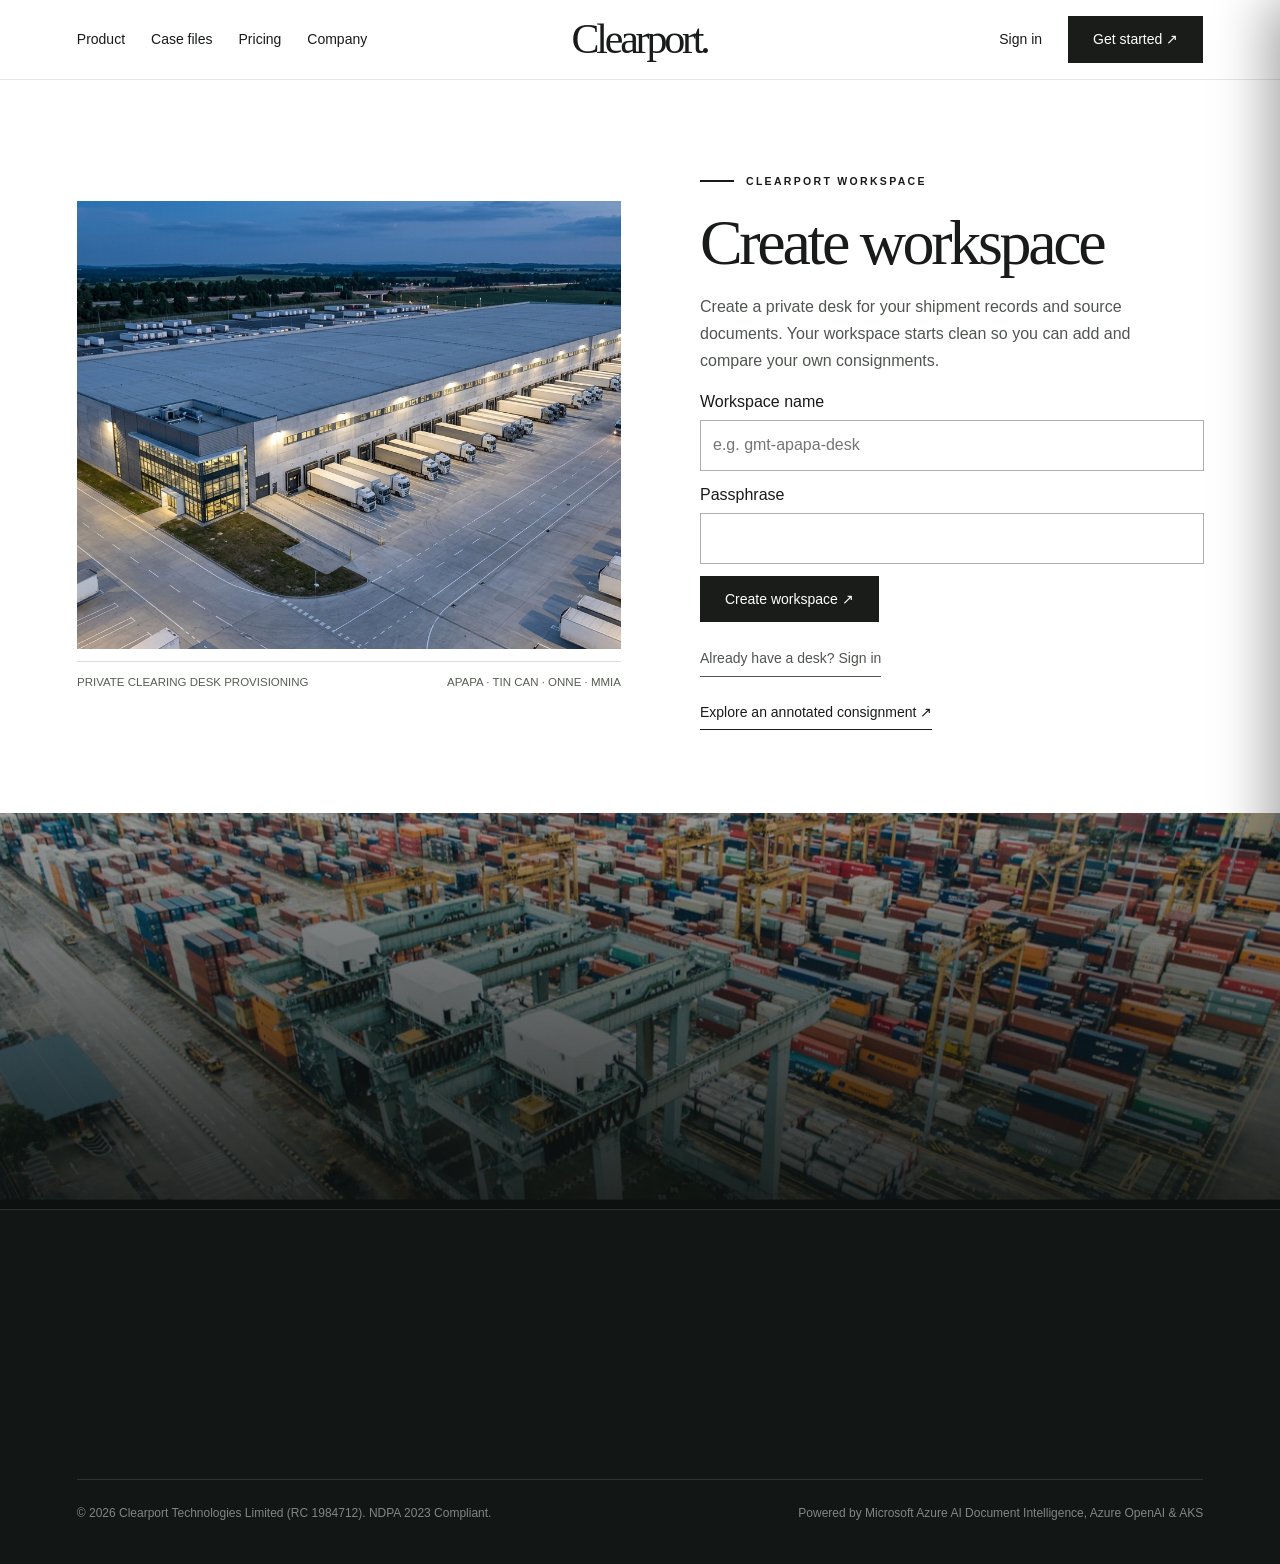
<file: signup.html>
<!doctype html>
<html lang="en">
<head>
  <meta charset="utf-8">
  <meta name="viewport" content="width=device-width,initial-scale=1">
  <meta name="theme-color" content="#ffffff">
  <title>Create your workspace · Clearport</title>
  <link rel="icon" href="data:image/svg+xml,<svg xmlns='http://www.w3.org/2000/svg' viewBox='0 0 64 64'><rect width='64' height='64' fill='%23181b19'/><text x='50%25' y='54%25' dominant-baseline='middle' text-anchor='middle' fill='%23ffffff' font-family='Georgia,serif' font-size='38'>C.</text></svg>">
  <link rel="stylesheet" href="assets/editorial.css?v=8">
</head>
<body>
  <a class="skip" href="#main">Skip to content</a>

  <header id="siteHeader">
    <nav aria-label="Main">
      <a href="index.html#specimen">Product</a>
      <a href="dashboard.html?case=CP-8849">Case files</a>
      <a href="pricing.html">Pricing</a>
      <a href="about.html">Company</a>
    </nav>
    <a class="brand" href="index.html">Clearport<span>.</span></a>
    <nav aria-label="Workspace">
      <a href="login.html">Sign in</a>
      <a class="navcta" href="signup.html">Get started ↗</a>
    </nav>
  </header>

  <main id="main">
    <section class="access">
      <div>
        <img src="assets/img/bonded-terminal.jpg" alt="Freight terminal at dusk">
        <div class="img-caption-bar">
          <span>PRIVATE CLEARING DESK PROVISIONING</span>
          <span>APAPA · TIN CAN · ONNE · MMIA</span>
        </div>
      </div>
      <form id="access" data-mode="signup">
        <p class="kicker">Clearport workspace</p>
        <h1>Create workspace</h1>
        <p>Create a private desk for your shipment records and source documents. Your workspace starts clean so you can add and compare your own consignments.</p>
        <label>Workspace name
          <input name="name" placeholder="e.g. gmt-apapa-desk" required minlength="2" maxlength="60" autocomplete="username">
        </label>
        <label>Passphrase
          <input name="password" type="password" required minlength="8" autocomplete="new-password">
        </label>
        <button>Create workspace ↗</button>
        <p><a class="textlink" href="login.html">Already have a desk? Sign in</a></p>
        <p role="status" id="feedback" class="flag"></p>
        <a class="textlink" href="dashboard.html?case=CP-8849">Explore an annotated consignment ↗</a>
      </form>
    </section>

    <section class="footer-hero-banner" aria-label="Get started with Clearport">
      <img loading="lazy" src="assets/img/apapa-berth.jpg" alt="Container terminal quayside at Apapa">
      <div class="footer-hero-content">
        <div>
          <p class="kicker">For clearing teams &amp; importers</p>
          <h2>Bring your paperwork<br>into <i>one workspace.</i></h2>
          <p>Provision a private desk for your clearing agency or inspect our annotated pre-arrival case files.</p>
        </div>
        <div class="actions">
          <a class="button white" href="signup.html">Create workspace ↗</a>
          <a class="button ghost-light" href="dashboard.html?case=CP-8849">Explore case files ↗</a>
        </div>
      </div>
    </section>
  </main>

  <footer>
    <div class="footer-top">
      <div>
        <a class="brand" href="index.html">Clearport<span>.</span></a>
        <p class="footer-meta">
          <strong>Clearport Technologies Limited (CAC RC 1984712)</strong><br>
          Built in Nigeria · Expanding across Africa &amp; Europe.<br>
          24 Creek Road, Apapa Maritime District, Lagos<br>
          Plot 14, Adeola Odeku Street, Victoria Island, Lagos, Nigeria
        </p>
      </div>
      <div>
        <p class="footer-col-title">Workspace</p>
        <div class="footer-links">
          <a href="index.html#specimen">Interactive specimen</a>
          <a href="dashboard.html?case=CP-8849">Public case files</a>
          <a href="signup.html">Create a desk</a>
          <a href="login.html">Sign in</a>
        </div>
      </div>
      <div>
        <p class="footer-col-title">Company &amp; Trust</p>
        <div class="footer-links">
          <a href="pricing.html">Commercial pricing ($)</a>
          <a href="about.html">About &amp; leadership</a>
          <a href="security.html">Azure cloud &amp; security</a>
          <a href="legal.html">Privacy &amp; terms (NDPA)</a>
        </div>
      </div>
      <div>
        <p class="footer-col-title">Clearing Desk Contact</p>
        <div class="footer-links">
          <a href="tel:+23417008420">+234 1 700 8420</a>
          <a href="mailto:desk@clearport.ai">desk@clearport.ai</a>
          <a href="https://www.linkedin.com/company/clearport-ai" target="_blank" rel="noopener noreferrer">LinkedIn ↗</a>
          <a href="https://www.facebook.com/clearportai" target="_blank" rel="noopener noreferrer">Facebook ↗</a>
        </div>
      </div>
    </div>
    <div class="footer-bottom">
      <span>© 2026 Clearport Technologies Limited (RC 1984712). NDPA 2023 Compliant.</span>
      <span>Powered by Microsoft Azure AI Document Intelligence, Azure OpenAI &amp; AKS</span>
    </div>
  </footer>

  <script src="assets/access.js"></script>
  <script src="assets/motion.js?v=8"></script>
</body>
</html>
</file>
<file: assets/editorial.css>
* {
  box-sizing: border-box;
}

[hidden] {
  display: none !important;
}

html {
  scroll-behavior: smooth;
  -webkit-text-size-adjust: 100%;
}

body {
  margin: 0;
  color: #181b19;
  background: #ffffff;
  font: 16px/1.55 Arial, Helvetica, sans-serif;
  -webkit-font-smoothing: antialiased;
  overflow-x: hidden;
}

img {
  max-width: 100%;
  display: block;
}

a {
  color: inherit;
  text-decoration: none;
}

a:hover {
  text-decoration: underline;
  text-underline-offset: 5px;
}

a:focus-visible,
button:focus-visible,
input:focus-visible,
select:focus-visible,
textarea:focus-visible,
summary:focus-visible {
  outline: 3px solid #936528;
  outline-offset: 3px;
}

.skip {
  position: absolute;
  left: -100vw;
}

.skip:focus {
  left: 0;
  z-index: 200;
  background: white;
  padding: 12px;
}

header,
.caption,
.desk-head,
.actions,
.plan,
.footer-top,
.footer-bottom {
  display: flex;
  align-items: center;
  justify-content: space-between;
  gap: 18px;
}

/* ==========================================================================
   1. STICKY TRANSLUCENT EDITORIAL HEADER (STILETTO / MAGAZINE MASTHEAD)
   ========================================================================== */
header {
  position: sticky;
  top: 0;
  z-index: 120;
  height: 80px;
  padding: 0 max(6%, calc((100% - 1500px) / 2 + 6%));
  border-bottom: 1px solid rgba(24, 27, 25, 0.11);
  background: rgba(255, 255, 255, 0.84);
  backdrop-filter: blur(16px) saturate(140%);
  -webkit-backdrop-filter: blur(16px) saturate(140%);
  transition: background 0.25s ease, box-shadow 0.25s ease, height 0.25s ease;
}

header::after {
  content: "";
  position: absolute;
  left: 0;
  bottom: -1px;
  height: 1.5px;
  width: var(--scroll-progress, 0%);
  background: #181b19;
  transition: width 0.08s linear;
  pointer-events: none;
}

header.is-scrolled {
  background: rgba(255, 255, 255, 0.76);
  box-shadow: 0 8px 28px rgba(15, 20, 18, 0.05);
}

.brand {
  font: normal 42px/.95 Georgia, serif;
  letter-spacing: -3.2px;
  white-space: nowrap;
  transition: opacity 0.2s ease;
}

.brand:hover {
  text-decoration: none;
  opacity: 0.82;
}

.brand span {
  font-style: italic;
}

header .brand {
  position: absolute;
  left: 50%;
  transform: translateX(-50%);
}

nav {
  display: flex;
  align-items: center;
  gap: 26px;
  font-size: 14px;
}

header nav a:not(.navcta),
.textlink,
.leader-links a,
.footer-links a,
.rc-code {
  background-image: linear-gradient(currentColor, currentColor);
  background-position: 0 100%;
  background-repeat: no-repeat;
  background-size: 0% 1px;
  transition: background-size 0.34s cubic-bezier(0.22, 1, 0.36, 1), opacity 0.22s ease, color 0.22s ease;
}

header nav a:not(.navcta):hover,
.leader-links a:hover,
.footer-links a:hover,
.rc-code:hover {
  text-decoration: none;
  background-size: 100% 1px;
}

.button,
button,
.navcta {
  display: inline-flex;
  align-items: center;
  justify-content: center;
  gap: 14px;
  background: #191c19;
  color: white;
  border: 1px solid #191c19;
  border-radius: 0;
  padding: 14px 24px;
  font: 500 14px/1.2 Arial, sans-serif;
  cursor: pointer;
  white-space: nowrap;
  transition: background 0.24s cubic-bezier(0.22, 1, 0.36, 1),
              color 0.24s cubic-bezier(0.22, 1, 0.36, 1),
              border-color 0.24s cubic-bezier(0.22, 1, 0.36, 1),
              transform 0.24s cubic-bezier(0.22, 1, 0.36, 1),
              box-shadow 0.24s cubic-bezier(0.22, 1, 0.36, 1);
}

.button span,
.navcta span {
  display: inline-block;
  transition: transform 0.24s cubic-bezier(0.22, 1, 0.36, 1);
}

.button:hover,
button:hover,
.navcta:hover {
  background: #303530;
  text-decoration: none;
  transform: translateY(-2px);
  box-shadow: 0 8px 20px rgba(15, 20, 18, 0.12);
}

.button:active,
button:active,
.navcta:active {
  transform: translateY(0);
}

.button:hover span,
.navcta:hover span {
  transform: translate(3px, -2px);
}

.outline {
  background: white;
  color: #191c19;
  border: 1px solid #191c19;
}

.outline:hover {
  background: #f0f2ee;
}

.white {
  background: white;
  color: #171a17;
  border-color: white;
}

.white:hover {
  background: #f2f4f0;
  box-shadow: 0 10px 26px rgba(0, 0, 0, 0.22);
}

.ghost-light {
  background: rgba(255, 255, 255, 0.1);
  color: #ffffff;
  border-color: rgba(255, 255, 255, 0.48);
  backdrop-filter: blur(8px);
}

.ghost-light:hover {
  background: rgba(255, 255, 255, 0.22);
  border-color: #ffffff;
}

/* ==========================================================================
   2. FULL-BLEED HERO & CAPTION BAR
   ========================================================================== */
.hero {
  min-height: clamp(560px, 78vh, 840px);
  position: relative;
  isolation: isolate;
  background: #232b29;
  color: white;
  display: flex;
  align-items: flex-end;
  overflow: hidden;
}

.hero img,
.hero:after {
  position: absolute;
  inset: 0;
  width: 100%;
  height: 100%;
  object-fit: cover;
  z-index: -2;
}

.hero img {
  object-position: 50% 48%;
  transform: translate3d(0, var(--parallax-y, 0px), 0) scale(1.05);
  transition: transform 0.12s linear;
  will-change: transform;
}

.hero:after {
  content: "";
  z-index: -1;
  background: linear-gradient(90deg, rgba(7, 15, 16, 0.82) 0%, rgba(7, 15, 16, 0.44) 48%, rgba(7, 15, 16, 0.14) 78%),
              linear-gradient(0deg, rgba(7, 16, 20, 0.62) 0%, transparent 58%);
}

.hero-copy {
  width: 100%;
  max-width: 1500px;
  margin: 0 auto;
  padding: clamp(72px, 10vh, 112px) 6% clamp(58px, 7.8vh, 86px);
  display: flex;
  flex-direction: column;
  align-items: flex-start;
}

.kicker,
.caption {
  font: 600 10.5px/1.4 Arial, sans-serif;
  text-transform: uppercase;
  letter-spacing: 0.22em;
}

/* Bespoke Editorial Section Accents (Clean Stroke Only — Black or White by Background) */
.kicker {
  display: inline-flex;
  align-items: center;
  gap: 12px;
  color: #181b19;
  position: relative;
}

.kicker::before {
  content: "";
  display: inline-block;
  width: 28px;
  height: 1.5px;
  background: #181b19;
  flex-shrink: 0;
  transform-origin: left center;
  transition: transform 0.6s cubic-bezier(0.22, 1, 0.36, 1), width 0.35s cubic-bezier(0.22, 1, 0.36, 1);
}

/* Primary Section Header Accents */
.section-lead .kicker,
.story .kicker,
.inner > .kicker,
.desk-head .kicker,
.access .kicker {
  margin-bottom: 6px;
}

.section-lead .kicker::before,
.story .kicker::before,
.inner > .kicker::before,
.desk-head .kicker::before,
.access .kicker::before {
  width: 34px;
  height: 1.5px;
  background: #181b19;
}

.section-lead:hover .kicker::before,
.story:hover .kicker::before {
  width: 46px;
}

/* Dark Background Accents — White Stroke */
.editorial-banner .kicker,
.footer-hero-banner .kicker,
.bento-stat-card .kicker {
  color: rgba(255, 255, 255, 0.92);
}

.editorial-banner .kicker::before,
.footer-hero-banner .kicker::before,
.bento-stat-card .kicker::before {
  width: 34px;
  height: 1.5px;
  background: #ffffff;
}

/* Compact UI / Card Kickers — Clean Black Stroke */
.ui-specimen .kicker::before,
.plan .kicker::before,
.leader-card .kicker::before,
dialog .kicker::before {
  width: 18px;
  height: 1.5px;
  background: #181b19;
}

.hero h1,
h2,
.inner h1,
.access h1 {
  font: 400 clamp(42px, 5vw, 84px)/.98 Georgia, serif;
  letter-spacing: -.052em;
  margin: 18px 0;
}

.hero h1 {
  font-size: clamp(76px, 8.6vw, 138px);
  line-height: .88;
  margin: 0 0 24px;
}

.hero-copy > p:not(.kicker) {
  font-size: clamp(16.5px, 1.25vw, 18.5px);
  line-height: 1.56;
  max-width: 510px;
  margin: 0 0 32px;
  color: rgba(255, 255, 255, 0.92);
}

.hero-copy .actions {
  gap: 14px;
  margin: 0;
}

.hero-copy .actions .button {
  min-width: 236px;
  justify-content: center;
}

.caption {
  padding: 15px max(6%, calc((100% - 1500px) / 2 + 6%));
  border-bottom: 1px solid #ddd;
  font-size: 10.5px;
  background: #ffffff;
  color: #505550;
}

/* ==========================================================================
   3. EDITORIAL SPREADS & STILETTO LOOKBOOK IMAGE GALLERIES
   ========================================================================== */
.spread,
.access {
  display: grid;
  grid-template-columns: 1.08fr 1fr;
  align-items: center;
  gap: 7%;
  max-width: 1500px;
  margin: auto;
  padding: 6.5% 6%;
}

.feature-img,
.access > div:first-child {
  overflow: hidden;
}

.feature-img img,
.access img {
  width: 100%;
  height: clamp(320px, 35vw, 540px);
  object-fit: cover;
  transition: transform 0.75s cubic-bezier(0.22, 1, 0.36, 1);
}

.feature-img:hover img,
.access > div:first-child:hover img {
  transform: scale(1.035);
}

.img-caption-bar {
  display: flex;
  justify-content: space-between;
  gap: 12px;
  padding-top: 12px;
  border-top: 1px solid #ddd;
  margin-top: 12px;
  font-size: 11.5px;
  color: #575e55;
}

.story p:not(.kicker),
.inner > p:not(.kicker),
.access form p:not(.kicker) {
  max-width: 470px;
  color: #505550;
  line-height: 1.7;
}

.textlink {
  display: inline-block;
  border-bottom: 1px solid currentColor;
  padding: 9px 0 5px;
  font-size: 14px;
}

.textlink:hover {
  text-decoration: none;
  opacity: 0.72;
}

/* Architectural 12-Column Editorial Bento Gallery */
.bento-gallery {
  max-width: 1500px;
  margin: 0 auto;
  padding: 2% 6% 7%;
}

.bento-grid {
  display: grid;
  grid-template-columns: repeat(12, 1fr);
  grid-auto-rows: minmax(290px, auto);
  gap: 18px;
}

.bento-card {
  position: relative;
  isolation: isolate;
  overflow: hidden;
  background: #141918;
  color: #ffffff;
  display: flex;
  flex-direction: column;
  justify-content: space-between;
  padding: 24px 26px;
  min-height: 310px;
}

.bento-card img {
  position: absolute;
  inset: 0;
  width: 100%;
  height: 100%;
  object-fit: cover;
  z-index: -2;
  transition: transform 0.65s cubic-bezier(0.22, 1, 0.36, 1);
}

.bento-card:hover img {
  transform: scale(1.035);
}

.bento-card::after {
  content: "";
  position: absolute;
  inset: 0;
  z-index: -1;
  background: linear-gradient(180deg, rgba(10, 14, 13, 0.38) 0%, rgba(10, 14, 13, 0.14) 38%, rgba(10, 14, 13, 0.84) 100%);
}

.bento-span-7 {
  grid-column: span 7;
  min-height: 360px;
}

.bento-span-5 {
  grid-column: span 5;
  min-height: 360px;
}

.bento-span-4 {
  grid-column: span 4;
  min-height: 300px;
}

.bento-span-3 {
  grid-column: span 3;
  min-height: 300px;
}

.bento-top-meta {
  display: flex;
  align-items: center;
  justify-content: space-between;
  gap: 12px;
  font: 600 10px/1.3 Arial, sans-serif;
  letter-spacing: 0.2em;
  text-transform: uppercase;
  color: rgba(255, 255, 255, 0.82);
  padding-bottom: 10px;
  border-bottom: 1px solid rgba(255, 255, 255, 0.22);
}

.bento-top-meta i {
  font: italic 400 13.5px/1 Georgia, serif;
  color: #eac488;
  text-transform: none;
  letter-spacing: 0;
}

.bento-bottom-copy h3 {
  font: 400 clamp(22px, 2.2vw, 32px)/1.08 Georgia, serif;
  letter-spacing: -0.03em;
  margin: 0 0 6px;
  color: #ffffff;
}

.bento-bottom-copy p {
  margin: 0;
  font-size: 13.5px;
  line-height: 1.55;
  color: rgba(255, 255, 255, 0.8);
  max-width: 480px;
}

/* Architectural Dark Ink Stat Tile inside the Bento Grid */
.bento-stat-card {
  background: #151917;
  border: 1px solid #2a302d;
  color: #ffffff;
  display: flex;
  flex-direction: column;
  justify-content: space-between;
  padding: 26px;
}

.bento-stat-card::after {
  display: none;
}

.bento-stat-num {
  font: 400 clamp(44px, 4vw, 62px)/0.95 Georgia, serif;
  letter-spacing: -0.04em;
  color: #ffffff;
  display: block;
  margin: 14px 0 8px;
}

.bento-stat-card p {
  font-size: 13.5px;
  line-height: 1.6;
  color: rgba(255, 255, 255, 0.74);
  margin: 0 0 16px;
}

.bento-stat-card .textlink {
  color: #ffffff;
  font-size: 13px;
  align-self: flex-start;
}

/* Full-Bleed Mid-Page Editorial Visual Banner */
.editorial-banner {
  position: relative;
  isolation: isolate;
  min-height: clamp(380px, 46vh, 520px);
  display: flex;
  align-items: center;
  color: #ffffff;
  background: #181c1b;
  overflow: hidden;
}

.editorial-banner img {
  position: absolute;
  inset: 0;
  width: 100%;
  height: 100%;
  object-fit: cover;
  z-index: -2;
}

.editorial-banner:after {
  content: "";
  position: absolute;
  inset: 0;
  z-index: -1;
  background: linear-gradient(90deg, rgba(12, 17, 16, 0.86) 0%, rgba(12, 17, 16, 0.42) 100%);
}

.editorial-banner-inner {
  width: 100%;
  max-width: 1500px;
  margin: 0 auto;
  padding: 64px 6%;
  display: grid;
  grid-template-columns: 1.15fr 0.85fr;
  gap: 6%;
  align-items: end;
}

.editorial-banner h2 {
  color: #ffffff;
  margin: 14px 0 0;
}

.editorial-banner p:not(.kicker) {
  color: rgba(255, 255, 255, 0.84);
  line-height: 1.68;
  margin: 0 0 22px;
}

/* Editorial Section Containers & Hairline Grids */
.editorial-block {
  max-width: 1500px;
  margin: auto;
  padding: 6.5% 6%;
  border-top: 1px solid #ddd;
}

.editorial-block.stone {
  background: #f4f5f2;
  max-width: none;
  padding: 6.5% max(6%, calc((100% - 1500px) / 2 + 6%));
}

.section-lead {
  display: grid;
  grid-template-columns: 1fr 1fr;
  gap: 7%;
  align-items: end;
  margin-bottom: 48px;
}

.section-lead h2 {
  margin-bottom: 0;
}

.section-lead p:not(.kicker) {
  color: #505550;
  line-height: 1.7;
  max-width: 490px;
  margin: 0;
}

/* ==========================================================================
   4. GRAPHICAL UI SPECIMEN (HOMEPAGE INTERACTIVE WORKBENCH)
   ========================================================================== */
.ui-specimen {
  border: 1px solid #ccc;
  background: #ffffff;
}

.ui-specimen-bar {
  display: flex;
  align-items: center;
  justify-content: space-between;
  padding: 14px 24px;
  border-bottom: 1px solid #ddd;
  background: #f4f5f2;
  font-size: 12px;
  flex-wrap: wrap;
  gap: 12px;
}

.ui-specimen-tabs {
  display: flex;
  gap: 8px;
  flex-wrap: wrap;
}

.specimen-tab {
  background: transparent;
  color: #505550;
  border: 1px solid #ccc;
  padding: 8px 14px;
  font-size: 12px;
}

.specimen-tab[aria-selected="true"] {
  background: #191c19;
  color: #ffffff;
  border-color: #191c19;
}

.ui-specimen-grid {
  display: grid;
  grid-template-columns: 1.12fr 1fr;
}

.ui-specimen-pane {
  padding: clamp(22px, 3vw, 36px);
}

.ui-specimen-pane + .ui-specimen-pane {
  border-left: 1px solid #ddd;
  background: #fafaf8;
}

.doc-compare-grid {
  display: grid;
  grid-template-columns: 1fr 1fr;
  gap: 18px;
  margin: 22px 0;
  padding: 22px;
  background: #f4f5f2;
  border: 1px solid #e2e4e0;
}

.doc-compare-grid small {
  display: block;
  font-size: 10.5px;
  text-transform: uppercase;
  letter-spacing: .12em;
  color: #575e55;
  margin-bottom: 6px;
}

.doc-compare-grid strong {
  display: block;
  font: 400 clamp(20px, 2vw, 30px)/1.12 Georgia, serif;
}

.documents {
  display: flex;
  flex-wrap: wrap;
  border-bottom: 1px solid #ddd;
  margin-top: 18px;
}

.documents button {
  background: transparent;
  color: #181b19;
  border: 0;
  padding: 11px 14px;
  font-size: 13px;
}

.documents button:hover {
  background: #f0f2ee;
}

.documents button[aria-pressed="true"] {
  box-shadow: inset 0 -2px #181b19;
  font-weight: 600;
}

.source-window {
  padding: 18px 20px;
  background: #f4f5f2;
  border: 1px solid #e2e4e0;
  border-top: 0;
  min-height: 120px;
}

.source-window strong {
  display: block;
  font: 400 clamp(19px, 1.9vw, 27px)/1.15 Georgia, serif;
  margin: 6px 0;
}

.source-window p:last-child {
  font-size: 13px;
  color: #505550;
  margin: 0;
}

.ledger-table {
  width: 100%;
  border-collapse: collapse;
  font-size: 13.5px;
  margin-top: 18px;
}

.ledger-table th,
.ledger-table td {
  text-align: left;
  padding: 13px 10px;
  border-bottom: 1px solid #ddd;
  vertical-align: top;
}

.ledger-table th {
  font-size: 10.5px;
  text-transform: uppercase;
  letter-spacing: .13em;
  color: #575e55;
  font-weight: 600;
}

/* ==========================================================================
   5. 3-COLUMN PROCESS, CAC RC LEDGER & LEADERSHIP PORTRAITS
   ========================================================================== */
.tri-grid {
  display: grid;
  grid-template-columns: repeat(3, 1fr);
  border-top: 1px solid #ddd;
}

.tri-col {
  padding: 36px 32px 12px 0;
}

.tri-col + .tri-col {
  border-left: 1px solid #ddd;
  padding-left: 32px;
}

.tri-col-head {
  display: flex;
  align-items: baseline;
  justify-content: space-between;
  gap: 14px;
  padding-bottom: 14px;
  margin-bottom: 20px;
  border-bottom: 1px solid #e2e4e0;
}

.step-num {
  font: italic 400 38px/1 Georgia, serif;
  color: #181b19;
  letter-spacing: -0.04em;
  display: inline-block;
  margin: 0;
}

.tri-col-head .kicker {
  margin: 0;
  padding: 0;
  border: 0;
}

.tri-col h3 {
  font: 400 26px/1.15 Georgia, serif;
  letter-spacing: -.03em;
  margin: 0 0 12px;
}

.tri-col p {
  color: #505550;
  font-size: 14.5px;
  line-height: 1.65;
  margin: 0;
}

.rc-ledger {
  border-top: 1px solid #ddd;
}

.rc-row {
  display: grid;
  grid-template-columns: 1.3fr 0.75fr 1fr 1.2fr;
  gap: 24px;
  padding: 24px 0;
  border-bottom: 1px solid #ddd;
  align-items: baseline;
  transition: transform 0.35s cubic-bezier(0.22, 1, 0.36, 1), background-color 0.3s ease, padding-inline 0.35s cubic-bezier(0.22, 1, 0.36, 1);
}

.rc-row:hover {
  transform: translateX(6px);
  background-color: rgba(255, 255, 255, 0.65);
  padding-inline: 12px;
}

.rc-row strong {
  font: 400 24px/1.15 Georgia, serif;
  letter-spacing: -.03em;
}

.rc-code {
  font: 600 11px/1.4 Arial, sans-serif;
  letter-spacing: .14em;
  text-transform: uppercase;
  color: #86530c;
}

.leaders-grid {
  display: grid;
  grid-template-columns: repeat(3, 1fr);
  gap: 4%;
  margin-top: 36px;
}

.leader-card {
  transition: transform 0.42s cubic-bezier(0.22, 1, 0.36, 1);
}

.leader-card:hover {
  transform: translateY(-4px);
}

.leader-card img {
  width: 100%;
  height: clamp(300px, 26vw, 400px);
  object-fit: cover;
  object-position: center 16%;
  display: block;
  margin-bottom: 18px;
  filter: grayscale(100%) contrast(1.04);
  transition: filter 0.55s cubic-bezier(0.22, 1, 0.36, 1), transform 0.55s cubic-bezier(0.22, 1, 0.36, 1);
}

.leader-card:hover img {
  filter: grayscale(0%) contrast(1.02);
}

.leader-card h3 {
  font: 400 28px/1.1 Georgia, serif;
  letter-spacing: -.03em;
  margin: 6px 0 10px;
}

.leader-card p {
  color: #505550;
  font-size: 14px;
  line-height: 1.65;
  margin: 0 0 14px;
}

.leader-links {
  display: flex;
  gap: 18px;
  font-size: 13px;
  border-top: 1px solid #ddd;
  padding-top: 12px;
}

/* ==========================================================================
   6. STILETTO FOOTER WITH IMAGE BANNER OVERLAY & IMPRINT
   ========================================================================== */
.footer-hero-banner {
  position: relative;
  isolation: isolate;
  min-height: clamp(360px, 44vh, 480px);
  display: flex;
  align-items: flex-end;
  color: #ffffff;
  background: #141918;
  overflow: hidden;
}

.footer-hero-banner img {
  position: absolute;
  inset: 0;
  width: 100%;
  height: 100%;
  object-fit: cover;
  object-position: center 55%;
  z-index: -2;
}

.footer-hero-banner:after {
  content: "";
  position: absolute;
  inset: 0;
  z-index: -1;
  background: linear-gradient(180deg, rgba(12, 16, 15, 0.35) 0%, rgba(12, 16, 15, 0.88) 100%);
}

.footer-hero-content {
  width: 100%;
  max-width: 1500px;
  margin: 0 auto;
  padding: 56px 6%;
  display: flex;
  align-items: flex-end;
  justify-content: space-between;
  gap: 32px;
  flex-wrap: wrap;
}

.footer-hero-content h2 {
  color: #ffffff;
  margin: 12px 0 8px;
  font-size: clamp(38px, 4.4vw, 68px);
}

.footer-hero-content p:not(.kicker) {
  color: rgba(255, 255, 255, 0.8);
  max-width: 480px;
  margin: 0;
}

footer {
  border-top: 1px solid rgba(255, 255, 255, 0.12);
  padding: 56px 6% 42px;
  display: block;
  background: #121615;
  color: rgba(255, 255, 255, 0.82);
}

.footer-top {
  max-width: 1500px;
  margin: 0 auto;
  align-items: flex-start;
  padding-bottom: 38px;
  border-bottom: 1px solid rgba(255, 255, 255, 0.12);
  display: grid;
  grid-template-columns: 1.5fr 1fr 1fr 1fr;
  gap: 36px;
}

footer .brand {
  font-size: 36px;
  color: #ffffff;
}

.footer-meta {
  color: rgba(255, 255, 255, 0.62);
  font-size: 13px;
  line-height: 1.7;
  margin-top: 14px;
  max-width: 400px;
}

.footer-col-title {
  font: 600 10.5px/1.4 Arial, sans-serif;
  text-transform: uppercase;
  letter-spacing: .15em;
  color: rgba(255, 255, 255, 0.45);
  margin: 0 0 14px;
}

.footer-links {
  display: flex;
  flex-direction: column;
  gap: 10px;
  font-size: 13.5px;
  color: rgba(255, 255, 255, 0.84);
}

.footer-bottom {
  max-width: 1500px;
  margin: 0 auto;
  padding-top: 24px;
  font-size: 12px;
  color: rgba(255, 255, 255, 0.48);
  flex-wrap: wrap;
}

/* ==========================================================================
   7. INNER PAGES & LIVE SHIPMENT DESK (dashboard.html)
   ========================================================================== */
.inner,
.desk {
  max-width: 1480px;
  margin: auto;
  padding: 48px 6% 80px;
}

.inner {
  max-width: 1180px;
  min-height: 65vh;
}

.plan {
  padding: 28px 0;
  border-top: 1px solid #ddd;
  display: grid;
  grid-template-columns: 1.1fr 1.4fr 0.8fr auto;
  align-items: center;
  gap: 24px;
}

.plan:last-of-type {
  border-bottom: 1px solid #ddd;
}

.plan h2 {
  font-size: 35px;
  margin: 4px 0 0;
}

.plan small,
.note {
  color: #595f59;
}

.desk-head {
  align-items: flex-end;
  padding-bottom: 22px;
  border-bottom: 1px solid #ddd;
  margin-bottom: 24px;
  flex-wrap: wrap;
}

.desk h1 {
  font: 400 clamp(38px, 4.2vw, 62px)/1.02 Georgia, serif;
  letter-spacing: -.045em;
  margin: 6px 0 0;
}

.desk h2,
dialog h2 {
  font: 400 28px/1.15 Georgia, serif;
  letter-spacing: -.03em;
  margin: 0 0 12px;
}

.totals {
  display: grid;
  grid-template-columns: repeat(4, 1fr);
  border-bottom: 1px solid #ddd;
  margin: 0 0 36px;
  gap: 24px;
  padding: 4px 0 24px;
}

.totals strong {
  display: block;
  font: 400 clamp(28px, 3vw, 40px)/1.1 Georgia, serif;
  margin-bottom: 4px;
}

.totals span,
.field,
.note,
.meta {
  font-size: 13px;
}

.workgrid {
  display: grid;
  grid-template-columns: minmax(275px, 0.95fr) minmax(0, 1.85fr);
  gap: 5%;
  align-items: start;
}

.queue {
  border-right: 1px solid #ddd;
  padding-right: 7%;
}

label {
  display: block;
  margin: 12px 0;
}

input,
select,
textarea {
  display: block;
  width: 100%;
  padding: 12px;
  background: white;
  color: #202420;
  border: 1px solid #acb0aa;
  border-radius: 0;
  margin-top: 5px;
  font: inherit;
}

.record {
  width: 100%;
  display: block;
  text-align: left;
  color: #202420;
  background: white;
  border: 0;
  border-top: 1px solid #ddd;
  padding: 17px 14px;
}

.record:last-child {
  border-bottom: 1px solid #ddd;
}

.record:hover,
.record[aria-pressed="true"] {
  background: #f0f2ee;
}

.record[aria-pressed="true"] {
  box-shadow: inset 3px 0 #191c19;
}

.record small,
.meta {
  display: block;
  color: #575e55;
  margin-top: 5px;
}

.inspector {
  padding: 4px 0 12px;
}

.inspector h2 {
  font-size: clamp(28px, 3vw, 44px);
  margin: 10px 0;
}

.inspector h3 {
  margin-top: 24px;
  font: 400 24px/1.2 Georgia, serif;
  letter-spacing: -.02em;
}

.inspector .actions {
  margin-block: 18px;
}

.empty-workspace-card {
  background: #f4f5f2;
  border: 1px solid #ddd;
  padding: clamp(28px, 4vw, 48px);
}

.empty-workspace-card h2 {
  margin-top: 8px;
}

.empty-workspace-card p {
  color: #505550;
  max-width: 500px;
  line-height: 1.68;
  margin-bottom: 24px;
}

.evidence {
  display: grid;
  grid-template-columns: 1fr 1fr;
  margin: 24px 0;
  background: #f4f5f2;
  border: 1px solid #e2e4e0;
  padding: 24px;
  gap: 20px;
}

.evidence strong {
  display: block;
  font: 400 clamp(20px, 2.1vw, 30px)/1.15 Georgia, serif;
  margin-top: 7px;
}

.ledger {
  margin: 24px 0;
  border-bottom: 1px solid #ddd;
}

.ledger > div {
  display: grid;
  grid-template-columns: minmax(145px, .85fr) 1.4fr;
  gap: 18px;
  border-top: 1px solid #ddd;
  padding: 14px 0;
}

.ledger dt {
  font-weight: 600;
  font-size: 13.5px;
}

.ledger dd {
  margin: 0;
  font-size: 14px;
  overflow-wrap: anywhere;
}

summary {
  cursor: pointer;
  padding: 10px 0;
  text-decoration: underline;
  text-underline-offset: 4px;
  font-weight: 500;
}

.docrow {
  display: flex;
  align-items: center;
  justify-content: space-between;
  flex-wrap: wrap;
  gap: 8px;
  border-top: 1px solid #ddd;
  padding: 10px 0;
}

.docrow input {
  max-width: 260px;
}

pre {
  white-space: pre-wrap;
  overflow-wrap: anywhere;
  background: #f4f5f2;
  padding: 12px;
  font-size: 12px;
}

.flag {
  color: #86530c;
  font-weight: 600;
}

.actions {
  justify-content: flex-start;
  flex-wrap: wrap;
}

.inspector label {
  max-width: 650px;
}

.note {
  min-height: 1em;
}

dialog {
  max-width: min(540px, 94%);
  width: 100%;
  max-height: 88vh;
  overflow: auto;
  border: 1px solid #777;
  padding: 28px;
}

dialog::backdrop {
  background: #15191580;
}

.access {
  min-height: 72vh;
}

/* ==========================================================================
   8. MOBILE SLIDE-OUT DRAWER & RESPONSIVE DESIGN (TABLET & MOBILE)
   ========================================================================== */
.mobile-nav-btn {
  display: none;
  width: 44px;
  height: 44px;
  padding: 0;
  background: transparent;
  border: 1px solid rgba(24, 27, 25, 0.16);
  color: #181b19;
  align-items: center;
  justify-content: center;
  flex-direction: column;
  gap: 6px;
  cursor: pointer;
  z-index: 150;
  transition: border-color 0.25s ease, background 0.25s ease, transform 0.25s ease;
}

.mobile-nav-btn:hover {
  background: rgba(24, 27, 25, 0.04);
  transform: none;
  box-shadow: none;
}

.mobile-nav-btn .bar {
  display: block;
  height: 1.5px;
  background: #181b19;
  transition: transform 0.36s cubic-bezier(0.22, 1, 0.36, 1),
              width 0.36s cubic-bezier(0.22, 1, 0.36, 1),
              opacity 0.25s ease;
}

.mobile-nav-btn .bar-1 {
  width: 20px;
}

.mobile-nav-btn .bar-2 {
  width: 14px;
  margin-left: 6px;
}

body.is-menu-open .mobile-nav-btn .bar-1 {
  width: 20px;
  transform: translateY(3.75px) rotate(45deg);
}

body.is-menu-open .mobile-nav-btn .bar-2 {
  width: 20px;
  margin-left: 0;
  transform: translateY(-3.75px) rotate(-45deg);
}

.mobile-drawer-backdrop {
  position: fixed;
  inset: 0;
  z-index: 135;
  background: rgba(12, 16, 15, 0.56);
  backdrop-filter: blur(6px);
  -webkit-backdrop-filter: blur(6px);
  opacity: 0;
  pointer-events: none;
  transition: opacity 0.38s cubic-bezier(0.22, 1, 0.36, 1);
}

body.is-menu-open .mobile-drawer-backdrop {
  opacity: 1;
  pointer-events: auto;
}

.mobile-drawer {
  position: fixed;
  top: 0;
  right: 0;
  bottom: 0;
  width: min(390px, 88vw);
  z-index: 140;
  background: #121615;
  color: #ffffff;
  display: flex;
  flex-direction: column;
  justify-content: space-between;
  padding: 22px 26px 32px;
  transform: translate3d(102%, 0, 0);
  transition: transform 0.44s cubic-bezier(0.22, 1, 0.36, 1);
  box-shadow: -20px 0 50px rgba(0, 0, 0, 0.35);
  overflow-y: auto;
}

body.is-menu-open .mobile-drawer {
  transform: translate3d(0, 0, 0);
}

.mobile-drawer-head {
  display: flex;
  align-items: center;
  justify-content: space-between;
  padding-bottom: 18px;
  border-bottom: 1px solid rgba(255, 255, 255, 0.14);
}

.mobile-drawer-head .brand {
  font-size: 32px;
  letter-spacing: -2.4px;
  color: #ffffff;
}

.mobile-drawer-close {
  width: 40px;
  height: 40px;
  padding: 0;
  background: rgba(255, 255, 255, 0.06);
  border: 1px solid rgba(255, 255, 255, 0.18);
  color: #ffffff;
  font-size: 18px;
  line-height: 1;
}

.mobile-drawer-close:hover {
  background: rgba(255, 255, 255, 0.14);
  transform: none;
  box-shadow: none;
}

.mobile-drawer-nav {
  display: flex;
  flex-direction: column;
  align-items: stretch;
  width: 100%;
  text-align: left;
  gap: 0;
  margin: 20px 0 28px;
}

.mobile-drawer-link {
  width: 100%;
  display: flex;
  align-items: baseline;
  justify-content: space-between;
  text-align: left;
  padding: 18px 0;
  border-bottom: 1px solid rgba(255, 255, 255, 0.11);
  color: #ffffff;
  font: 400 28px/1.1 Georgia, serif;
  letter-spacing: -0.03em;
  opacity: 0;
  transform: translateX(18px);
  transition: opacity 0.38s cubic-bezier(0.22, 1, 0.36, 1),
              transform 0.38s cubic-bezier(0.22, 1, 0.36, 1),
              padding-left 0.25s ease;
}

.mobile-drawer-link > span:first-child {
  display: inline-flex;
  align-items: baseline;
  gap: 14px;
}

body.is-menu-open .mobile-drawer-link {
  opacity: 1;
  transform: translateX(0);
}

body.is-menu-open .mobile-drawer-link:nth-child(1) { transition-delay: 0.06s; }
body.is-menu-open .mobile-drawer-link:nth-child(2) { transition-delay: 0.11s; }
body.is-menu-open .mobile-drawer-link:nth-child(3) { transition-delay: 0.16s; }
body.is-menu-open .mobile-drawer-link:nth-child(4) { transition-delay: 0.21s; }
body.is-menu-open .mobile-drawer-link:nth-child(5) { transition-delay: 0.26s; }

.mobile-drawer-link:hover {
  text-decoration: none;
  padding-left: 8px;
}

.mobile-drawer-link small {
  font: 600 10px/1 Arial, sans-serif;
  letter-spacing: 0.2em;
  text-transform: uppercase;
  color: rgba(255, 255, 255, 0.46);
  min-width: 20px;
}

.mobile-drawer-link span:last-child {
  font: 400 16px/1 Arial, sans-serif;
  color: rgba(255, 255, 255, 0.55);
}

.mobile-drawer-foot {
  padding-top: 20px;
  border-top: 1px solid rgba(255, 255, 255, 0.14);
  width: 100%;
}

.mobile-drawer-actions {
  display: grid;
  grid-template-columns: 1fr;
  gap: 10px;
  width: 100%;
}

.mobile-drawer-actions .button,
.mobile-drawer-actions button {
  width: 100%;
  justify-content: center;
  padding: 14px 18px;
}

@media (max-width: 1024px) {
  .ui-specimen-grid,
  .editorial-banner-inner,
  .footer-top {
    grid-template-columns: 1fr;
  }
  .ui-specimen-pane + .ui-specimen-pane {
    border-left: 0;
    border-top: 1px solid #ddd;
  }
  .bento-grid {
    grid-template-columns: repeat(6, 1fr);
  }
  .bento-span-7,
  .bento-span-5 {
    grid-column: span 6;
    min-height: 310px;
  }
  .bento-span-4,
  .bento-span-3 {
    grid-column: span 3;
    min-height: 280px;
  }
  .plan {
    grid-template-columns: 1fr 1fr;
  }
  .rc-row {
    grid-template-columns: 1fr 1fr;
    gap: 14px;
  }
}

/* Mobile & Tablet Navbar Breakpoint: Only Clearport. + Stylish Hamburger */
@media (max-width: 920px) {
  header {
    height: 68px;
    padding: 0 5.5%;
    justify-content: space-between;
  }
  header .brand {
    position: static;
    transform: none;
    font-size: 33px;
    letter-spacing: -2.5px;
  }
  header > nav {
    display: none !important;
  }
  .mobile-nav-btn {
    display: inline-flex;
  }
}

@media (max-width: 780px) {
  /* 1. Centralized Hero with Equal-Width Buttons */
  .hero {
    min-height: clamp(500px, 78svh, 640px);
    align-items: center;
    justify-content: center;
  }
  .hero img {
    object-position: 58% center;
  }
  .hero:after {
    background: linear-gradient(180deg, rgba(7, 15, 16, 0.46) 0%, rgba(7, 15, 16, 0.78) 62%, rgba(7, 15, 16, 0.92) 100%);
  }
  .hero-copy {
    padding: 48px 6%;
    align-items: center;
    text-align: center;
  }
  .hero h1 {
    font-size: clamp(52px, 14vw, 74px);
    line-height: 0.92;
    margin: 0 0 18px;
    text-align: center;
  }
  .hero-copy > p:not(.kicker) {
    font-size: 15.5px;
    line-height: 1.56;
    max-width: 390px;
    margin: 0 auto 28px;
    text-align: center;
  }
  .hero-copy .actions {
    display: grid;
    grid-template-columns: 1fr;
    width: 100%;
    max-width: 320px;
    gap: 12px;
    margin: 0 auto;
  }
  .hero-copy .actions .button {
    width: 100%;
    min-width: 0;
    justify-content: center;
  }

  /* 2. Global Typography, Kickers & Buttons on Mobile */
  .kicker {
    font-size: 10px;
    letter-spacing: 0.14em;
    line-height: 1.4;
    gap: 9px;
  }
  .kicker::before,
  .section-lead .kicker::before,
  .story .kicker::before,
  .inner > .kicker::before,
  .desk-head .kicker::before,
  .access .kicker::before,
  .editorial-banner .kicker::before,
  .footer-hero-banner .kicker::before {
    width: 20px;
  }
  h2,
  .inner h1,
  .access h1 {
    font-size: clamp(34px, 9.5vw, 46px);
    line-height: 1.02;
    margin: 12px 0 14px;
  }
  .button,
  button {
    white-space: normal;
    text-align: center;
    padding: 13px 18px;
  }
  .caption {
    padding: 12px 5.5%;
    font-size: 9.5px;
    letter-spacing: 0.13em;
    flex-direction: column;
    align-items: center;
    text-align: center;
    gap: 4px;
  }

  /* 3. Section Containers & Single-Column Grids */
  .spread,
  .access,
  .workgrid,
  .section-lead,
  .tri-grid,
  .rc-row,
  .leaders-grid,
  .evidence,
  .bento-grid {
    grid-template-columns: 1fr;
  }
  .spread,
  .access,
  .editorial-block,
  .editorial-block.stone,
  .bento-gallery {
    padding: 44px 5.5%;
    gap: 24px;
  }
  .section-lead {
    gap: 14px;
    margin-bottom: 28px;
  }
  .feature-img img,
  .access img {
    height: 250px;
  }
  .img-caption-bar {
    font-size: 10px;
    flex-wrap: wrap;
    gap: 6px;
  }

  /* 4. Interactive Specimen on Mobile (Zero Overflow) */
  .ui-specimen-bar {
    padding: 14px 16px;
    flex-direction: column;
    align-items: stretch;
    gap: 10px;
  }
  .ui-specimen-tabs {
    display: grid;
    grid-template-columns: 1fr;
    gap: 6px;
    width: 100%;
  }
  .specimen-tab {
    width: 100%;
    justify-content: flex-start;
    text-align: left;
    padding: 10px 12px;
    font-size: 12px;
  }
  .ui-specimen-pane {
    padding: 20px 16px;
    overflow-x: hidden;
  }
  .doc-compare-grid {
    grid-template-columns: 1fr 1fr;
    gap: 14px;
    padding: 16px;
    margin: 18px 0;
  }
  .doc-compare-grid strong {
    font-size: 18px !important;
  }
  .documents {
    display: grid;
    grid-template-columns: repeat(3, 1fr);
  }
  .documents button {
    padding: 10px 6px;
    font-size: 11.5px;
    text-align: center;
  }
  .source-window {
    padding: 14px 16px;
    min-height: 0;
  }
  .source-window strong {
    font-size: 18px;
  }
  .ledger-table {
    font-size: 12px;
  }
  .ledger-table th,
  .ledger-table td {
    padding: 10px 6px;
  }
  .ui-specimen-pane .actions {
    display: grid;
    grid-template-columns: 1fr;
    width: 100%;
    gap: 10px;
  }
  .ui-specimen-pane .actions .button,
  .ui-specimen-pane .actions button {
    width: 100%;
  }

  /* 5. Process Columns & Bento Cards on Mobile */
  .tri-col {
    padding: 24px 0;
  }
  .tri-col + .tri-col {
    border-left: 0;
    border-top: 1px solid #ddd;
    padding-left: 0;
  }
  .bento-span-7,
  .bento-span-5,
  .bento-span-4,
  .bento-span-3 {
    grid-column: span 1;
    min-height: 290px;
  }
  .bento-card {
    padding: 20px;
    gap: 28px;
  }
  .bento-top-meta {
    font-size: 9.5px;
    letter-spacing: 0.13em;
    flex-wrap: wrap;
    gap: 6px;
  }

  /* 6. CAC RC Ledger, Pricing Rows & Banners on Mobile */
  .rc-row {
    gap: 12px;
    padding: 20px 0;
  }
  .rc-row:hover,
  .plan:hover {
    transform: none;
    padding-inline: 0;
  }
  .editorial-banner-inner,
  .footer-hero-content {
    padding: 44px 5.5%;
    gap: 22px;
    align-items: stretch;
    flex-direction: column;
  }
  .editorial-banner-inner .button,
  .footer-hero-content .actions,
  .footer-hero-content .actions .button {
    width: 100%;
  }
  .footer-hero-content .actions {
    display: grid;
    grid-template-columns: 1fr;
    gap: 10px;
  }
  .plan {
    display: flex;
    flex-direction: column;
    align-items: flex-start;
    gap: 12px;
    padding: 24px 0;
  }
  .plan strong {
    font-size: 28px;
  }
  .plan .button {
    width: 100%;
  }
  .leaders-grid {
    gap: 32px;
  }
  .leader-card img {
    height: 320px;
  }

  /* 7. Imprint Footer on Mobile */
  footer {
    padding: 44px 5.5% 32px;
  }
  .footer-top {
    grid-template-columns: 1fr 1fr;
    gap: 28px 18px;
  }
  .footer-top > div:first-child {
    grid-column: 1 / -1;
  }
  .footer-bottom {
    align-items: flex-start;
    flex-direction: column;
    gap: 8px;
  }

  /* 8. Live Shipment Desk (dashboard.html) on Mobile */
  .desk,
  .inner {
    padding: 28px 5.5% 52px;
  }
  .desk-head {
    flex-direction: column;
    align-items: flex-start;
    gap: 14px;
  }
  .desk-head .actions,
  .desk-head .button,
  .desk-head button {
    width: 100%;
  }
  .totals {
    grid-template-columns: 1fr 1fr;
    gap: 16px;
  }
  .queue {
    border-right: 0;
    padding-right: 0;
  }
  .inspector {
    border-top: 1px solid #aaa;
    margin-top: 24px;
    padding-top: 24px;
  }
  .inspector .actions {
    display: grid;
    grid-template-columns: 1fr;
    width: 100%;
    gap: 10px;
  }
  .inspector .actions button {
    width: 100%;
  }
  .evidence {
    padding: 16px;
    gap: 14px;
  }
  .ledger > div {
    grid-template-columns: 1fr;
    gap: 4px;
  }
  .docrow {
    flex-direction: column;
    align-items: stretch;
  }
  .docrow input {
    max-width: 100%;
  }
  dialog {
    padding: 20px 18px;
    width: calc(100% - 24px);
  }
}

@media (max-width: 420px) {
  .doc-compare-grid,
  .footer-top {
    grid-template-columns: 1fr;
  }
}

/* ==========================================================================
   9. BIDIRECTIONAL SCROLL REVEAL & MICROINTERACTION SYSTEM
   ========================================================================== */
.plan {
  transition: transform 0.35s cubic-bezier(0.22, 1, 0.36, 1), background-color 0.3s ease, padding-inline 0.35s cubic-bezier(0.22, 1, 0.36, 1);
}

@media (min-width: 781px) {
  .plan:hover {
    transform: translateX(6px);
    background-color: #fafaf8;
    padding-inline: 12px;
  }
}

.ui-specimen-pane,
.source-window {
  transition: opacity 0.24s cubic-bezier(0.22, 1, 0.36, 1), transform 0.24s cubic-bezier(0.22, 1, 0.36, 1);
}

.ui-specimen-pane.is-switching,
.source-window.is-switching {
  opacity: 0.45;
  transform: translateY(4px);
}

.editorial-banner img,
.footer-hero-banner img {
  transform: translate3d(0, var(--parallax-y, 0px), 0) scale(1.06);
  transition: transform 0.12s linear;
  will-change: transform;
}

/* Scroll Reveal States (Top-to-Bottom & Bottom-to-Top) */
.reveal-item {
  opacity: 0;
  transform: translate3d(0, 32px, 0);
  transition: opacity 0.72s cubic-bezier(0.22, 1, 0.36, 1),
              transform 0.72s cubic-bezier(0.22, 1, 0.36, 1);
  transition-delay: var(--reveal-delay, 0ms);
  will-change: opacity, transform;
}

.reveal-item.is-above {
  opacity: 0;
  transform: translate3d(0, -24px, 0);
}

.reveal-item.is-inview {
  opacity: 1;
  transform: translate3d(0, 0, 0);
}

.reveal-item .kicker::before {
  transform: scaleX(0);
}

.reveal-item.is-inview .kicker::before {
  transform: scaleX(1);
}

@media (prefers-reduced-motion: reduce) {
  html {
    scroll-behavior: auto;
  }
  .reveal-item,
  .reveal-item.is-above,
  .reveal-item.is-inview {
    opacity: 1 !important;
    transform: none !important;
    transition: none !important;
  }
  .hero img,
  .editorial-banner img,
  .footer-hero-banner img {
    transform: none !important;
  }
}
</file>
